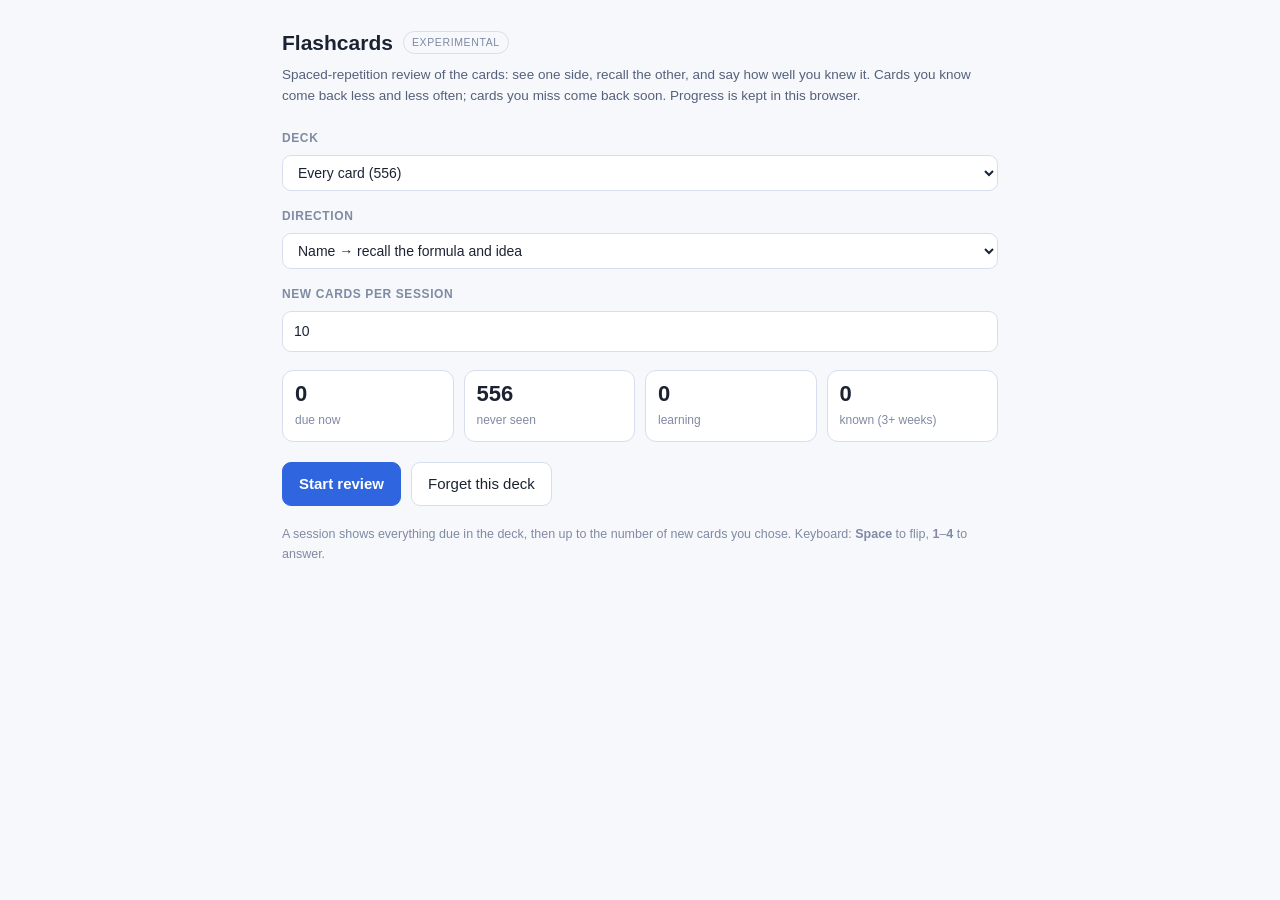
<file: lab/flashcards.html>
<!DOCTYPE html>
<html lang="en">
<head>
<meta charset="utf-8">
<meta name="viewport" content="width=device-width, initial-scale=1">
<title>Flashcards — experimental</title>
<link rel="stylesheet" href="../vendor/katex/katex.min.css?v=1">
<style>
  /* Same palette as quiz.html: figures carry inline var(--accent) and friends. */
  :root {
    --bg: #f6f8fc; --panel: #ffffff; --panel2: #eaeef7; --line: #d7deed; --line2: #c2cbe1;
    --text: #1b2333; --text-dim: #55607a; --text-faint: #808aa3; --bg-card: #ffffff;
    --accent: #2f66e0; --gold: #b7860b;
    --level-mc: #1f9d63; --level-10: #2f66e0; --level-12: #7a4fe0;
    --level-aime: #cf6a1e; --level-oly: #d63f6e;
    --again: #d63f6e; --hard: #cf6a1e; --good: #1f9d63; --easy: #2f66e0;
  }
  :root[data-theme="dark"] {
    --bg: #0f1420; --panel: #161d2e; --panel2: #1a2338; --line: #2a3654; --line2: #354467;
    --text: #e8ecf6; --text-dim: #9aa7c7; --text-faint: #6b7794; --bg-card: #1a2338;
    --accent: #5b8cff; --gold: #f5c451;
    --level-mc: #4cc38a; --level-10: #5b8cff; --level-12: #9d7bff;
    --level-aime: #f08c4e; --level-oly: #ef5f8b;
    --again: #ef5f8b; --hard: #f08c4e; --good: #4cc38a; --easy: #5b8cff;
  }
  * { box-sizing: border-box; }
  body { margin: 0; background: var(--bg); color: var(--text); min-height: 100vh;
         font: 15px/1.6 -apple-system, BlinkMacSystemFont, "Segoe UI", Roboto, sans-serif; }
  .wrap { max-width: 760px; margin: 0 auto; padding: 26px 22px 70px; }
  header { display: flex; align-items: center; gap: 10px; margin-bottom: 4px; flex-wrap: wrap; }
  h1 { font-size: 21px; margin: 0; }
  .tag { font-size: 10.5px; text-transform: uppercase; letter-spacing: .06em; color: var(--text-faint);
         border: 1px solid var(--line); border-radius: 999px; padding: 2px 8px; }
  .sub { color: var(--text-dim); margin: 0 0 22px; font-size: 13.5px; }
  a { color: var(--accent); }
  label.f { display: block; font-size: 12px; font-weight: 700; text-transform: uppercase;
            letter-spacing: .05em; color: var(--text-faint); margin: 16px 0 7px; }
  select, input[type=number] { font: inherit; font-size: 14px; padding: 8px 11px; width: 100%;
            border-radius: 9px; border: 1px solid var(--line); background: var(--panel); color: var(--text); }
  button { font: inherit; cursor: pointer; border-radius: 9px; border: 1px solid var(--line);
           background: var(--panel); color: var(--text); padding: 9px 16px; }
  button:hover:not(:disabled) { border-color: var(--line2); }
  .primary { background: var(--accent); border-color: var(--accent); color: #fff; font-weight: 600; }
  .row { display: flex; gap: 10px; align-items: center; margin-top: 20px; flex-wrap: wrap; }
  .counts { display: grid; grid-template-columns: repeat(4, 1fr); gap: 10px; margin-top: 18px; }
  .count { background: var(--panel); border: 1px solid var(--line); border-radius: 11px; padding: 10px 12px; }
  .count b { display: block; font-size: 22px; line-height: 1.2; }
  .count span { font-size: 12px; color: var(--text-faint); }
  .meta { display: flex; justify-content: space-between; align-items: baseline;
          font-size: 12.5px; color: var(--text-faint); margin-bottom: 10px; }
  .bar { height: 4px; background: var(--panel2); border-radius: 999px; overflow: hidden; margin-bottom: 18px; }
  .bar i { display: block; height: 100%; background: var(--accent); transition: width .25s; }
  .card { background: var(--panel); border: 1px solid var(--line); border-radius: 14px; padding: 22px 20px; min-height: 180px; }
  .crumb { font-size: 12px; color: var(--text-faint); text-align: center; }
  .front { text-align: center; }
  .front .nm { font-size: 21px; font-weight: 650; margin: 10px 0 4px; }
  .fx { overflow-x: auto; overflow-y: hidden; padding: 4px 0; text-align: center; }
  .back { border-top: 1px dashed var(--line2); margin-top: 18px; padding-top: 16px; }
  .back .nm { font-size: 17px; font-weight: 650; text-align: center; margin-bottom: 6px; }
  .desc { font-size: 14px; color: var(--text-dim); margin-top: 12px; }
  .fig { margin-top: 14px; text-align: center; }
  .fig svg { max-width: 100%; height: auto; max-height: 240px; }
  .diagram-cap { font-size: 12px; color: var(--text-faint); margin-top: 7px; line-height: 1.45; }
  .open { display: inline-block; margin-top: 12px; font-size: 13px; }
  .show { width: 100%; margin-top: 16px; padding: 12px; font-weight: 600; }
  .rate { display: grid; grid-template-columns: repeat(4, 1fr); gap: 8px; margin-top: 16px; }
  .rate button { display: flex; flex-direction: column; align-items: center; gap: 1px; padding: 9px 6px; font-weight: 600; }
  .rate button small { font-weight: 400; font-size: 11.5px; color: var(--text-faint); }
  .rate .again { color: var(--again); } .rate .hard { color: var(--hard); }
  .rate .good { color: var(--good); } .rate .easy { color: var(--easy); }
  .kbd { font-size: 12px; color: var(--text-faint); margin-top: 12px; text-align: center; }
  .kbd b { font-weight: 600; color: var(--text-dim); border: 1px solid var(--line); border-radius: 5px; padding: 0 5px; font-size: 11.5px; }
  .note { font-size: 12.5px; color: var(--text-faint); margin-top: 18px; }
  .done { text-align: center; }
  .done .big { font-size: 40px; font-weight: 700; margin: 8px 0 2px; }
  @media (max-width: 560px) { .counts { grid-template-columns: repeat(2, 1fr); } .rate { grid-template-columns: repeat(2, 1fr); } }
</style>
</head>
<body>
<div class="wrap">
  <header><h1>Flashcards</h1><span class="tag">experimental</span></header>
  <p class="sub">Spaced-repetition review of the cards: see one side, recall the other, and say how
     well you knew it. Cards you know come back less and less often; cards you miss come back soon.
     Progress is kept in this browser.</p>
  <div id="app">loading…</div>
</div>

<script src="../vendor/katex/katex.min.js?v=1"></script>
<script src="../vendor/katex/auto-render.min.js?v=1"></script>
<script src="../js/data/geometry.js"></script>
<script src="../js/data/algebra.js"></script>
<script src="../js/data/number-theory.js"></script>
<script src="../js/data/counting.js"></script>
<script src="../js/data/patterns.js"></script>
<script src="../js/data/details/geometry-details.js"></script>
<script src="../js/data/details/algebra-details.js"></script>
<script src="../js/data/details/number-theory-details.js"></script>
<script src="../js/data/details/counting-details.js"></script>
<script src="../js/data/built-in-lists.js"></script>
<script src="../js/data/diagrams/geometry-diagrams.js"></script>
<script src="../js/data/diagrams/general-diagrams.js"></script>
<script src="lab-common.js?v=2"></script>
<script>
(function () {
  "use strict";
  LabData.applyTheme();
  var D = LabData.build(), byId = D.byId, cards = D.cards;
  var app = document.getElementById("app");

  // Respect the app's Sigma / Expanded notation setting on the back of the card.
  var expanded = false;
  // The app saves it as mq-settings.prefs.notation (saveSettings in js/app.js).
  try { expanded = ((JSON.parse(localStorage.getItem("mq-settings") || "{}") || {}).prefs || {}).notation === "expanded"; } catch (e) {}
  function latexOf(c) { return expanded && c.latexPlain ? c.latexPlain : c.latex; }

  // Formula -> name only makes sense when the formula box is a real statement, the same test
  // quiz.html uses: not a method card, and not mostly \text{}.
  function textShare(tex) {
    var t = (tex.match(/\\text\{[^}]*\}/g) || []).join("").length;
    return tex.length ? t / tex.length : 1;
  }
  function hasStatement(c) { return c.type !== "method" && c.latex.length > 8 && textShare(c.latex) <= 0.30; }

  // ---- scheduling ------------------------------------------------------------------------
  // A small SM-2: each (card, direction) keeps an interval in days and an ease factor. Good
  // multiplies the interval by the ease, Easy by a little more, Hard by 1.2 and lowers the
  // ease, and Again sends the card back into the current session and restarts its interval.
  var KEY = "mq-flashcards";
  var DAY = 86400000;
  function today() { return Math.floor((Date.now() - new Date().getTimezoneOffset() * 60000) / DAY); }
  function load() { try { return JSON.parse(localStorage.getItem(KEY) || "{}") || {}; } catch (e) { return {}; } }
  function save(s) { try { localStorage.setItem(KEY, JSON.stringify(s)); } catch (e) {} }
  var store = load();
  function stateOf(k) { return store[k] || null; }
  function next(st, grade) {
    var s = st ? { ivl: st.ivl, ease: st.ease, reps: st.reps, lapses: st.lapses } : { ivl: 0, ease: 2.5, reps: 0, lapses: 0 };
    if (grade === 0) { s.ivl = 0; s.ease = Math.max(1.3, s.ease - 0.2); s.lapses++; s.reps = 0; }
    else if (grade === 1) { s.ivl = Math.max(1, Math.round((s.ivl || 1) * 1.2)); s.ease = Math.max(1.3, s.ease - 0.15); s.reps++; }
    else if (grade === 2) { s.ivl = s.reps === 0 ? 1 : s.reps === 1 ? 3 : Math.round(s.ivl * s.ease); s.reps++; }
    else { s.ivl = s.reps === 0 ? 4 : Math.round(Math.max(s.ivl, 1) * s.ease * 1.3); s.ease += 0.15; s.reps++; }
    s.due = today() + s.ivl;
    return s;
  }
  function ivlText(d) { return d <= 0 ? "now" : d === 1 ? "1 day" : d < 30 ? d + " days" : d < 365 ? Math.round(d / 30) + " mo" : (d / 365).toFixed(1) + " yr"; }

  // ---- decks -----------------------------------------------------------------------------
  var decks = [{ id: "all", name: "Every card", ids: cards.map(function (c) { return c.id; }) }];
  var seenSec = {};
  cards.forEach(function (c) { if (!seenSec[c.sectionId]) { seenSec[c.sectionId] = { id: "sec-" + c.sectionId, name: c.sectionTitle, ids: [] }; decks.push(seenSec[c.sectionId]); } seenSec[c.sectionId].ids.push(c.id); });
  LabData.lists(byId).forEach(function (l) { decks.push({ id: "list-" + l.id, name: l.name + (l.kind === "yours" ? " (your list)" : ""), ids: l.ids }); });
  function deckById(id) { return decks.filter(function (d) { return d.id === id; })[0] || decks[0]; }

  var PREF = "mq-flashcards-prefs";
  var prefs = { deck: "all", dir: "name", fresh: 10 };
  try { var p = JSON.parse(localStorage.getItem(PREF) || "null"); if (p) prefs = Object.assign(prefs, p); } catch (e) {}
  function savePrefs() { try { localStorage.setItem(PREF, JSON.stringify(prefs)); } catch (e) {} }

  // Keys: one schedule per card and direction, since knowing a name does not mean knowing its formula.
  function itemsFor(deck, dir) {
    var out = [];
    deck.ids.forEach(function (id) {
      var c = byId[id];
      if (!c) return;
      if (dir !== "fx" ) out.push({ c: c, dir: "name" });
      if (dir !== "name" && hasStatement(c)) out.push({ c: c, dir: "fx" });
    });
    return out;
  }
  function keyOf(it) { return it.c.id + ":" + it.dir; }
  function tally(items) {
    var t = today(), due = 0, fresh = 0, learning = 0, mature = 0;
    items.forEach(function (it) {
      var s = stateOf(keyOf(it));
      if (!s) { fresh++; return; }
      if (s.due <= t) due++;
      if (s.ivl >= 21) mature++; else learning++;
    });
    return { due: due, fresh: fresh, learning: learning, mature: mature };
  }

  // ---- screens ---------------------------------------------------------------------------
  function esc(s) { return String(s).replace(/[&<>"]/g, function (ch) { return { "&": "&amp;", "<": "&lt;", ">": "&gt;", '"': "&quot;" }[ch]; }); }
  function math(el) {
    if (window.renderMathInElement) renderMathInElement(el, { delimiters: [{ left: "$$", right: "$$", display: true }, { left: "$", right: "$", display: false }], throwOnError: false });
  }
  function fx(tex) {
    var d = document.createElement("div");
    try { katex.render(tex, d, { throwOnError: false, displayMode: true }); } catch (e) { d.textContent = tex; }
    return d.innerHTML;
  }
  // The first two sentences of the card's intro: the part that defines the thing.
  function lead(desc) {
    var parts = desc.match(/[^.!?]+(?:[.!?](?=\s|$))/g) || [desc];
    return parts.slice(0, 2).join(" ").trim();
  }

  function setup() {
    var deck = deckById(prefs.deck), items = itemsFor(deck, prefs.dir), t = tally(items);
    app.innerHTML =
      '<label class="f">Deck</label><select id="deck">' + decks.map(function (d) {
        return '<option value="' + d.id + '"' + (d.id === deck.id ? " selected" : "") + ">" + esc(d.name) + " (" + d.ids.length + ")</option>"; }).join("") + "</select>" +
      '<label class="f">Direction</label><select id="dir">' +
        '<option value="name"' + (prefs.dir === "name" ? " selected" : "") + ">Name → recall the formula and idea</option>" +
        '<option value="fx"' + (prefs.dir === "fx" ? " selected" : "") + ">Formula → recall the name</option>" +
        '<option value="both"' + (prefs.dir === "both" ? " selected" : "") + ">Both directions</option></select>" +
      '<label class="f">New cards per session</label><input id="fresh" type="number" min="0" max="100" value="' + prefs.fresh + '">' +
      '<div class="counts"><div class="count"><b>' + t.due + '</b><span>due now</span></div>' +
        '<div class="count"><b>' + t.fresh + '</b><span>never seen</span></div>' +
        '<div class="count"><b>' + t.learning + '</b><span>learning</span></div>' +
        '<div class="count"><b>' + t.mature + '</b><span>known (3+ weeks)</span></div></div>' +
      '<div class="row"><button class="primary" id="go">Start review</button>' +
        '<button id="reset">Forget this deck</button></div>' +
      '<p class="note">A session shows everything due in the deck, then up to the number of new cards you chose. ' +
        'Keyboard: <b>Space</b> to flip, <b>1</b>–<b>4</b> to answer.</p>';
    document.getElementById("deck").onchange = function (e) { prefs.deck = e.target.value; savePrefs(); setup(); };
    document.getElementById("dir").onchange = function (e) { prefs.dir = e.target.value; savePrefs(); setup(); };
    document.getElementById("fresh").onchange = function (e) { prefs.fresh = Math.max(0, Math.min(100, +e.target.value || 0)); savePrefs(); };
    document.getElementById("go").onclick = function () { start(deck, items); };
    document.getElementById("reset").onclick = function () {
      if (!confirm("Forget your progress on every card in this deck?")) return;
      items.forEach(function (it) { delete store[keyOf(it)]; });
      save(store); setup();
    };
  }

  var queue = [], shown = 0, total = 0, again = 0, flipped = false, cur = null;
  function start(deck, items) {
    var t = today();
    var due = items.filter(function (it) { var s = stateOf(keyOf(it)); return s && s.due <= t; })
      .sort(function (a, b) { return stateOf(keyOf(a)).due - stateOf(keyOf(b)).due; });
    var fresh = items.filter(function (it) { return !stateOf(keyOf(it)); }).slice(0, prefs.fresh);
    queue = due.concat(fresh);
    shown = 0; again = 0; total = queue.length;
    if (!queue.length) { finish(true); return; }
    show();
  }
  function show() {
    cur = queue.shift(); flipped = false;
    var c = cur.c, front = cur.dir === "name"
      ? '<div class="nm">' + c.name + "</div>"
      : '<div class="fx">' + fx(latexOf(c)) + "</div>";
    app.innerHTML =
      '<div class="meta"><span>' + esc(c.sectionTitle + " › " + c.subsection) + "</span><span>" + (queue.length + 1) + " left</span></div>" +
      '<div class="bar"><i style="width:' + Math.round(100 * shown / Math.max(1, total)) + '%"></i></div>' +
      '<div class="card"><div class="crumb">' + (cur.dir === "name" ? "What does it say?" : "What is this called?") + "</div>" +
      '<div class="front">' + front + '</div><div class="back" id="back" hidden></div></div>' +
      '<button class="show" id="flip">Show answer</button><div id="rate"></div>' +
      '<div class="kbd"><b>Space</b> flip · <b>1</b> again · <b>2</b> hard · <b>3</b> good · <b>4</b> easy</div>';
    math(app);
    document.getElementById("flip").onclick = flip;
  }
  function flip() {
    if (flipped || !cur) return;
    flipped = true;
    var c = cur.c, back = document.getElementById("back");
    back.hidden = false;
    back.innerHTML =
      (cur.dir === "fx" ? '<div class="nm">' + c.name + "</div>" : '<div class="fx">' + fx(latexOf(c)) + "</div>") +
      '<div class="desc">' + lead(c.description) + "</div>" +
      (c.diagram ? '<div class="fig">' + c.diagram + "</div>" : "") +
      '<a class="open" href="../index.html#/f/' + c.id + '" target="_blank" rel="noopener">Open the full card ↗</a>';
    math(back);
    document.getElementById("flip").remove();
    var s = stateOf(keyOf(cur));
    var labels = [["again", "Again"], ["hard", "Hard"], ["good", "Good"], ["easy", "Easy"]];
    document.getElementById("rate").innerHTML = '<div class="rate">' + labels.map(function (l, g) {
      var n = next(s, g);
      return '<button class="' + l[0] + '" data-g="' + g + '">' + l[1] + "<small>" + (g === 0 ? "this session" : ivlText(n.ivl)) + "</small></button>";
    }).join("") + "</div>";
    document.querySelectorAll(".rate button").forEach(function (b) { b.onclick = function () { rate(+b.dataset.g); }; });
  }
  function rate(g) {
    if (!flipped || !cur) return;
    var k = keyOf(cur);
    store[k] = next(stateOf(k), g);
    save(store);
    if (g === 0) { again++; queue.splice(Math.min(3, queue.length), 0, cur); } else shown++;
    if (queue.length) show(); else finish(false);
  }
  function finish(empty) {
    cur = null;
    var t = today(), soon = Infinity;
    Object.keys(store).forEach(function (k) { if (store[k].due > t) soon = Math.min(soon, store[k].due); });
    app.innerHTML = '<div class="done">' + (empty
      ? '<div class="big">Nothing due</div><p class="sub">Every card in this deck is scheduled for later. Add new cards, or pick another deck.</p>'
      : '<div class="big">Done</div><p class="sub">' + shown + " cards reviewed" + (again ? ", " + again + " sent back once or more" : "") + ".</p>") +
      (soon < Infinity ? '<p class="note">Next card due in ' + ivlText(soon - t) + ".</p>" : "") +
      '<div class="row" style="justify-content:center"><button class="primary" id="back">Back to decks</button></div></div>';
    document.getElementById("back").onclick = setup;
  }
  document.addEventListener("keydown", function (e) {
    if (!cur || /^(INPUT|SELECT|TEXTAREA)$/.test(document.activeElement.tagName)) return;
    if (e.key === " " || e.key === "Enter") { e.preventDefault(); flip(); }
    else if (/^[1-4]$/.test(e.key)) rate(+e.key - 1);
  });
  setup();
})();
</script>
</body>
</html>
</file>
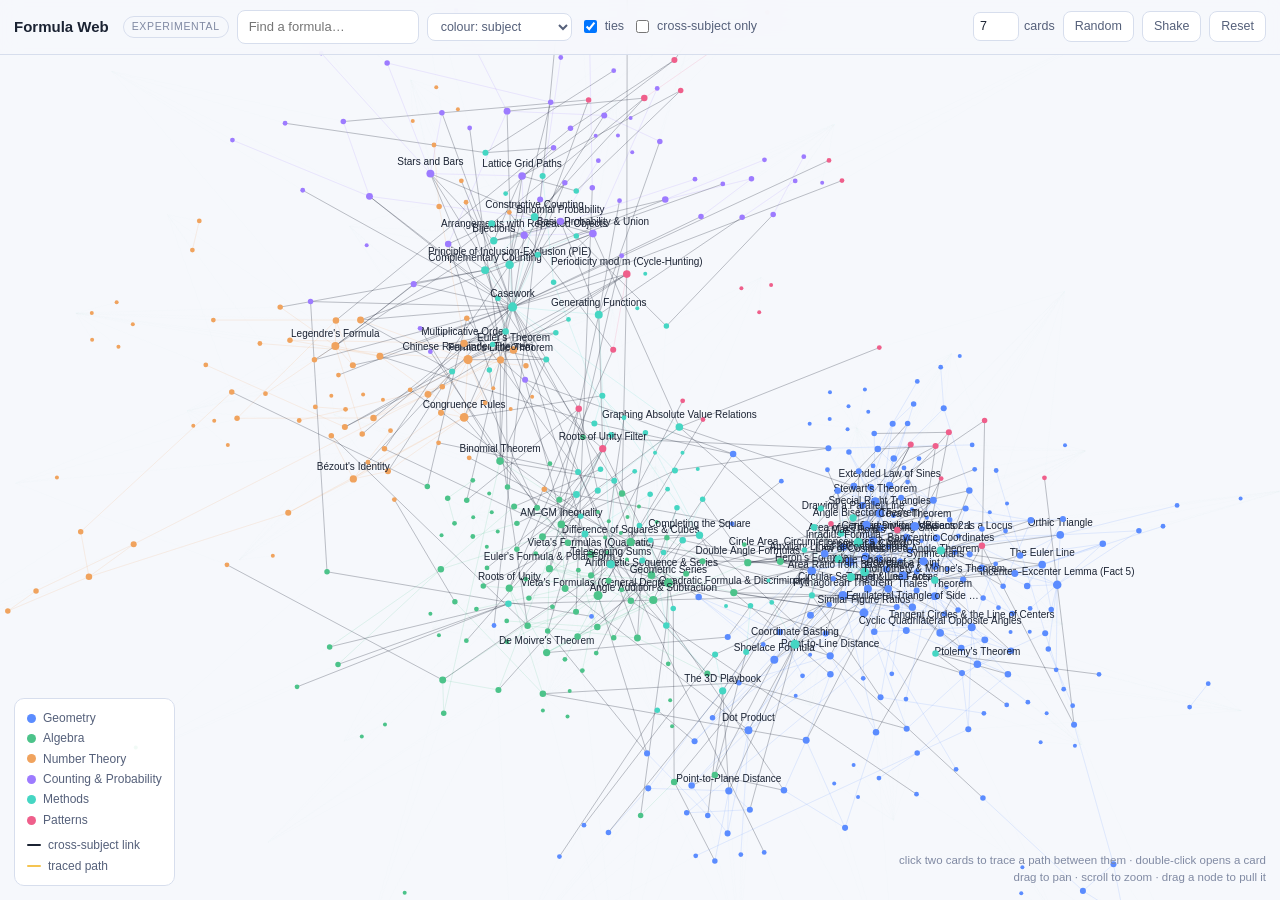
<file: lab/formula-web.html>
<!DOCTYPE html>
<html lang="en">
<head>
<meta charset="utf-8">
<meta name="viewport" content="width=device-width, initial-scale=1">
<title>Formula Web — experimental</title>
<link rel="stylesheet" href="../vendor/katex/katex.min.css?v=1">
<style>
  :root {
    --bg: #f6f8fc; --panel: #ffffff; --line: #d7deed;
    --text: #1b2333; --dim: #55607a; --faint: #808aa3;
  }
  :root[data-theme="dark"] {
    --bg: #0f1420; --panel: #161d2e; --line: #2a3654;
    --text: #e8ecf6; --dim: #9aa7c7; --faint: #6b7794;
  }
  * { box-sizing: border-box; }
  html, body { height: 100%; margin: 0; }
  body { background: var(--bg); color: var(--text); overflow: hidden;
         font: 14px/1.5 -apple-system, BlinkMacSystemFont, "Segoe UI", Roboto, sans-serif; }
  canvas { display: block; cursor: grab; }
  canvas.dragging { cursor: grabbing; }

  .bar { position: fixed; top: 0; left: 0; right: 0; z-index: 5; display: flex; gap: 8px;
         align-items: center; padding: 10px 14px; background: color-mix(in srgb, var(--bg) 88%, transparent);
         backdrop-filter: blur(10px); border-bottom: 1px solid var(--line); flex-wrap: wrap; }
  .bar h1 { font-size: 15px; margin: 0 6px 0 0; font-weight: 700; }
  .tag { font-size: 10.5px; text-transform: uppercase; letter-spacing: .06em; color: var(--faint);
         border: 1px solid var(--line); border-radius: 999px; padding: 2px 8px; }
  input[type=search] { font: inherit; font-size: 13px; padding: 6px 11px; border-radius: 8px;
         border: 1px solid var(--line); background: var(--panel); color: var(--text); width: 182px; }
  input[type=search]:focus { outline: none; border-color: #5b8cff; }
  label.chk { font-size: 12.5px; color: var(--dim); display: flex; align-items: center; gap: 5px; cursor: pointer; }
  button { font: inherit; font-size: 12.5px; padding: 5px 11px; border-radius: 8px;
           border: 1px solid var(--line); background: var(--panel); color: var(--dim); cursor: pointer; }
  button:hover { color: var(--text); border-color: var(--faint); }
  .spacer { flex: 1; }

  .legend { position: fixed; left: 14px; bottom: 14px; z-index: 5; background: color-mix(in srgb, var(--panel) 92%, transparent);
            border: 1px solid var(--line); border-radius: 10px; padding: 9px 12px; font-size: 12px; }
  .legend div { display: flex; align-items: center; gap: 7px; color: var(--dim); line-height: 1.7; }
  .legend i { width: 9px; height: 9px; border-radius: 50%; display: inline-block; }

  .tip { position: fixed; z-index: 6; pointer-events: none; max-width: 290px; padding: 8px 11px;
         background: var(--panel); border: 1px solid var(--line); border-radius: 9px;
         box-shadow: 0 6px 22px rgba(0,0,0,.22); font-size: 12.5px; display: none; }
  .tip b { display: block; font-size: 13.5px; margin-bottom: 2px; }
  .tip span { color: var(--faint); font-size: 11.5px; }
  .hint { position: fixed; right: 14px; bottom: 14px; z-index: 5; font-size: 11.5px; color: var(--faint); text-align: right; }
  #boot { position: fixed; inset: 0; display: grid; place-items: center; z-index: 9;
          background: var(--bg); color: var(--faint); font-size: 13px; }
  select { font: inherit; font-size: 12.5px; padding: 5px 9px; border-radius: 8px;
           border: 1px solid var(--line); background: var(--panel); color: var(--dim); }
  #minhops { font: inherit; font-size: 12.5px; width: 46px; padding: 4px 6px; border-radius: 7px;
             border: 1px solid var(--line); background: var(--panel); color: var(--text); }

  /* The path readout. Sits opposite the legend so the two never fight for the same corner. */
  .path { position: fixed; right: 14px; top: 58px; z-index: 6; width: 268px; max-height: 70vh;
          overflow-y: auto; background: color-mix(in srgb, var(--panel) 94%, transparent);
          border: 1px solid var(--line); border-radius: 11px; padding: 12px 13px; font-size: 12.5px; }
  .path h2 { font-size: 12px; text-transform: uppercase; letter-spacing: .05em;
             color: var(--faint); margin: 0 0 9px; font-weight: 700; }
  .path ol { margin: 0; padding: 0; list-style: none; }
  .path li { position: relative; padding: 0 0 0 20px; margin-bottom: 9px; line-height: 1.4; }
  .path li { padding-left: 32px; }
  .path li::before { content: ""; position: absolute; left: 19px; top: 5px; width: 7px; height: 7px;
                     border-radius: 50%; background: var(--dot, #888); }
  .path .step { position: absolute; left: 0; top: 1px; width: 13px; text-align: right;
                font-size: 10.5px; font-weight: 700; color: var(--faint); }
  .path li::after { content: ""; position: absolute; left: 22px; top: 15px; bottom: -9px; width: 1px;
                    background: var(--line); }
  .path li:last-child::after { display: none; }
  .path a { color: var(--text); text-decoration: none; }
  .path a:hover { text-decoration: underline; }
  .path .via { display: block; color: var(--faint); font-size: 11px; }
  .path .via.weak { color: #f0a35e; }
  .path .none { color: var(--faint); }
  .path button { margin-top: 9px; font-size: 12px; padding: 4px 10px; }
  .tip .fx { margin-top: 6px; font-size: 12.5px; overflow-x: auto; }
  .tip .fx .katex { font-size: 1em; }
  .pill { display: inline-block; font-size: 10.5px; border: 1px solid var(--line);
          border-radius: 999px; padding: 1px 7px; color: var(--faint); margin-top: 5px; }
</style>
</head>
<body>
<div class="bar">
  <h1>Formula Web</h1>
  <span class="tag">experimental</span>
  <input type="search" id="q" placeholder="Find a formula…" autocomplete="off">
  <select id="lens" title="What the colours mean">
    <option value="subject">colour: subject</option>
    <option value="level">colour: first contest</option>
    <option value="importance">colour: importance</option>
    <option value="degree">colour: how linked</option>
  </select>
  <label class="chk"><input type="checkbox" id="spokes" checked> ties</label>
  <label class="chk"><input type="checkbox" id="onlyCross"> cross-subject only</label>
  <span class="spacer"></span>
  <label class="chk" id="hopslab" title="How many cards the route should visit">
    <input type="number" id="minhops" min="2" value="7">cards
  </label>
  <button id="rand">Random</button>
  <button id="reheat">Shake</button>
  <button id="reset">Reset</button>
</div>
<div id="boot">building the web…</div>
<canvas id="c"></canvas>
<div class="legend" id="legend"></div>
<div class="hint" id="hint">click two cards to trace a path between them &middot; double-click opens a card<br>
  drag to pan &middot; scroll to zoom &middot; drag a node to pull it</div>
<div class="path" id="path" hidden></div>
<div class="tip" id="tip"></div>

<script src="../vendor/katex/katex.min.js?v=1"></script>
<script src="../js/data/geometry.js"></script>
<script src="../js/data/algebra.js"></script>
<script src="../js/data/number-theory.js"></script>
<script src="../js/data/counting.js"></script>
<script src="../js/data/patterns.js"></script>
<script src="../js/data/details/geometry-details.js"></script>
<script src="../js/data/details/algebra-details.js"></script>
<script src="../js/data/details/number-theory-details.js"></script>
<script src="../js/data/details/counting-details.js"></script>
<script src="../js/data/diagrams/geometry-diagrams.js"></script>
<script src="../js/data/diagrams/general-diagrams.js"></script>
<script src="lab-common.js?v=2"></script>
<script>
(function () {
  "use strict";
  LabData.applyTheme();
  var D = LabData.build();
  var cards = D.cards, byId = D.byId, links = D.links;

  // ---------- model ----------
  // Two kinds of node. Cards are drawn; one invisible anchor per subsection does the clustering,
  // which is what stops the 121 cards with no authored link from drifting off alone. Anchors
  // repel each other so subsections spread out instead of piling up at the centre.
  var N = cards.length;
  var nodes = cards.map(function (c, i) {
    var a = (i / N) * Math.PI * 2, r = 260 + 140 * Math.random();
    return { c: c, x: Math.cos(a) * r, y: Math.sin(a) * r, vx: 0, vy: 0,
             rad: 3 + Math.min(6, Math.sqrt(c.degree) * 1.7), pinned: false };
  });
  var nodeOf = {};
  nodes.forEach(function (n) { nodeOf[n.c.id] = n; });

  var anchors = {}, anchorList = [];
  cards.forEach(function (c) {
    if (anchors[c.subKey]) return;
    var k = anchorList.length, a = (k / 64) * Math.PI * 2;
    anchors[c.subKey] = { x: Math.cos(a) * 420, y: Math.sin(a) * 420, vx: 0, vy: 0, color: c.color };
    anchorList.push(anchors[c.subKey]);
  });
  nodes.forEach(function (n) { n.anchor = anchors[n.c.subKey]; });

  var edges = links.map(function (e) { return { a: nodeOf[e.a], b: nodeOf[e.b], cross: e.cross }; });
  var adj = {};
  cards.forEach(function (c) { adj[c.id] = []; });
  links.forEach(function (e) { adj[e.a].push(e.b); adj[e.b].push(e.a); });

  // ---------- lenses ----------
  // The same map, asked four different questions. Subject is the default because it is how the
  // library is organised; the other three are the ones that show something the sidebar cannot.
  var LEVEL_ORDER = ["MATHCOUNTS", "AMC10", "AMC12", "AIME", "Olympiad"];
  var LEVEL_COLOR = { MATHCOUNTS: "#4cc38a", AMC10: "#5b8cff", AMC12: "#9d7bff",
                      AIME: "#f0a35e", Olympiad: "#ef5f8b" };
  var IMP_COLOR = { high: "#f5c451", medium: "#5b8cff", low: "#4cc38a",
                    lower: "#7b86a3", lowest: "#5a6480" };
  function firstLevel(c) {
    for (var i = 0; i < LEVEL_ORDER.length; i++)
      if ((c.level || []).indexOf(LEVEL_ORDER[i]) !== -1) return LEVEL_ORDER[i];
    return null;
  }
  function degColor(d) {
    if (d === 0) return "#7a3b52";                 // orphan: nothing points at it
    if (d <= 2) return "#5a6480";
    if (d <= 5) return "#5b8cff";
    if (d <= 9) return "#9d7bff";
    return "#f5c451";
  }
  var lens = "subject";
  function colorOf(c) {
    if (lens === "level") return LEVEL_COLOR[firstLevel(c)] || "#5a6480";
    if (lens === "importance") return IMP_COLOR[c.importance] || "#5a6480";
    if (lens === "degree") return degColor(c.degree);
    return c.color;
  }

  // ---------- paths ----------
  // The point of drawing a graph is being able to ask it graph questions. Two clicks pick
  // endpoints and this walks the authored links between them. 143 components means many pairs
  // have no written route at all, so a second pass allows a hop between cards that merely share
  // a subsection -- reported separately, because "an author linked these" and "these are filed
  // together" are very different claims.
  var sameSub = {};
  cards.forEach(function (c) { (sameSub[c.subKey] || (sameSub[c.subKey] = [])).push(c.id); });
  function bfs(a, b, loose) {
    if (a === b) return [a];
    var prev = {}, seen = {}, q = [a], i = 0;
    seen[a] = 1;
    while (i < q.length) {
      var u = q[i++];
      var nbrs = adj[u].slice();
      if (loose) nbrs = nbrs.concat(sameSub[byId[u].subKey] || []);
      for (var k = 0; k < nbrs.length; k++) {
        var v = nbrs[k];
        if (seen[v]) continue;
        seen[v] = 1; prev[v] = u;
        if (v === b) {
          var out = [b], cur = b;
          while (cur !== a) { cur = prev[cur]; out.unshift(cur); }
          return out;
        }
        q.push(v);
      }
    }
    return null;
  }
  function linked(a, b) { return adj[a].indexOf(b) !== -1; }

  // Distances from one source in a single sweep. Finding a long route by sampling random PAIRS
  // and testing each would waste a BFS per miss; one sweep from a random start hands back every
  // reachable card with its hop count, so a qualifying target can be chosen directly.
  function distancesFrom(a) {
    var dist = {}, q = [a], i = 0;
    dist[a] = 0;
    while (i < q.length) {
      var u = q[i++];
      for (var k = 0; k < adj[u].length; k++) {
        var v = adj[u][k];
        if (dist[v] === undefined) { dist[v] = dist[u] + 1; q.push(v); }
      }
    }
    return dist;
  }

  // The longest shortest-path anywhere in the graph. Sweeping from all 518 nodes is ~500 cheap
  // BFS runs, so it is measured once rather than guessed -- the old code reported whatever the
  // best of its ~120 sampled starts happened to be, which is why "nothing longer than N exists"
  // kept naming a different N on every click.
  var EXACT = {};                       // hop count -> one pair known to be exactly that far apart
  var WIDEST = (function () {
    var best = { hops: 0, a: null, b: null };
    for (var i = 0; i < cards.length; i++) {
      var from = cards[i].id, d = distancesFrom(from);
      for (var id in d) {
        var h = d[id];
        if (h > 0 && !EXACT[h]) EXACT[h] = { a: from, b: id };
        if (h > best.hops) best = { hops: h, a: from, b: id };
      }
    }
    return best;
  })();
  var DIAMETER = WIDEST.hops;

  // EXACTLY this many hops, not "at least". distancesFrom returns shortest distances, so a
  // target sitting at distance n is a pair whose shortest route is n long -- no filtering of
  // longer routes needed. Random starts are tried first purely for variety; the sweep's stored
  // example is the guarantee, because near the ceiling only a handful of pairs qualify and
  // sampling would usually miss them.
  function randomPath(hops) {
    var starts = shuffleArr(cards.map(function (c) { return c.id; }));
    for (var t = 0; t < Math.min(starts.length, 120); t++) {
      var dist = distancesFrom(starts[t]), exact = [];
      for (var id in dist) if (dist[id] === hops) exact.push(id);
      if (exact.length) return { a: starts[t], b: exact[(Math.random() * exact.length) | 0], ok: true };
    }
    if (EXACT[hops]) return { a: EXACT[hops].a, b: EXACT[hops].b, ok: true };
    return null;
  }
  function shuffleArr(a) {
    for (var i = a.length - 1; i > 0; i--) {
      var j = (Math.random() * (i + 1)) | 0, tmp = a[i]; a[i] = a[j]; a[j] = tmp;
    }
    return a;
  }

  var pathA = null, pathB = null, pathIds = null, pathSet = null;
  function setPath() {
    var panel = document.getElementById("path");
    pathIds = null; pathSet = null;
    if (!pathA || !pathB || !byId[pathA] || !byId[pathB]) { panel.hidden = true; return; }
    var route = bfs(pathA, pathB, false), loose = false;
    if (!route) { route = bfs(pathA, pathB, true); loose = true; }
    panel.hidden = false;
    if (!route) {
      panel.innerHTML = "<h2>No route</h2><p class=\"none\">" + esc(byId[pathA].name) +
        " and " + esc(byId[pathB].name) +
        " sit in different pieces of the graph, with nothing written or filed between them.</p>" +
        '<button id="clearpath">Clear</button>';
    } else {
      pathIds = route;
      pathSet = {};
      route.forEach(function (id) { pathSet[id] = 1; });
      fitToPath(route);
      panel.innerHTML = "<h2>" + route.length + " cards &middot; " + (route.length - 1) +
        " hop" + (route.length === 2 ? "" : "s") +
        (loose ? " &middot; partly by shelf" : "") + "</h2><ol>" +
        route.map(function (id, i) {
          var c = byId[id];
          var via = "";
          if (i > 0) {
            var wrote = linked(route[i - 1], id);
            via = '<span class="via' + (wrote ? "" : " weak") + '">' +
                  (wrote ? "linked from " : "same subsection as ") +
                  esc(byId[route[i - 1]].name.replace(/\$[^$]*\$/g, "…")) + "</span>";
          }
          return '<li style="--dot:' + colorOf(c) + '"><span class="step">' + (i + 1) + "</span>" +
                 '<a href="../index.html#/f/' + id + '" target="_blank">' +
                 esc(c.name.replace(/\$[^$]*\$/g, "…")) + "</a>" + via + "</li>";
        }).join("") + "</ol><button id=\"clearpath\">Clear</button>";
    }
    var cb = document.getElementById("clearpath");
    if (cb) cb.addEventListener("click", function () {
      pathA = pathB = null; setPath();
    });
  }

  // ---------- layout ----------
  // Repulsion is grid-bucketed rather than all-pairs: 518 nodes is 134k pairs a tick, which is
  // wasteful when the force is negligible past ~90px anyway. A 90px grid makes it linear.
  var CELL = 90, heat = 1;
  function tick() {
    var grid = {}, i, n;
    for (i = 0; i < nodes.length; i++) {
      n = nodes[i];
      var key = Math.round(n.x / CELL) + "," + Math.round(n.y / CELL);
      (grid[key] || (grid[key] = [])).push(n);
    }
    for (i = 0; i < nodes.length; i++) {
      n = nodes[i];
      var gx = Math.round(n.x / CELL), gy = Math.round(n.y / CELL);
      for (var dx = -1; dx <= 1; dx++) for (var dy = -1; dy <= 1; dy++) {
        var bucket = grid[(gx + dx) + "," + (gy + dy)];
        if (!bucket) continue;
        for (var j = 0; j < bucket.length; j++) {
          var m = bucket[j];
          if (m === n) continue;
          var ddx = n.x - m.x, ddy = n.y - m.y, d2 = ddx * ddx + ddy * ddy;
          if (d2 > 8100 || d2 < 0.01) continue;
          var d = Math.sqrt(d2), f = 900 / d2;
          n.vx += (ddx / d) * f; n.vy += (ddy / d) * f;
        }
      }
    }
    // authored links pull hard -- they are the signal
    for (i = 0; i < edges.length; i++) {
      var e = edges[i], ex = e.b.x - e.a.x, ey = e.b.y - e.a.y;
      var ed = Math.sqrt(ex * ex + ey * ey) || 1, k = (ed - 70) * 0.012;
      var fx = (ex / ed) * k, fy = (ey / ed) * k;
      e.a.vx += fx; e.a.vy += fy; e.b.vx -= fx; e.b.vy -= fy;
    }
    // each card drifts toward its subsection's anchor; weak, so a strong link can override it
    for (i = 0; i < nodes.length; i++) {
      n = nodes[i];
      var ax = n.anchor.x - n.x, ay = n.anchor.y - n.y;
      n.vx += ax * 0.0125; n.vy += ay * 0.0125;
      n.anchor.vx -= ax * 0.0009; n.anchor.vy -= ay * 0.0009;
    }
    // anchors push apart so the clusters separate, and are held loosely to the origin
    for (i = 0; i < anchorList.length; i++) {
      var A = anchorList[i];
      for (var j2 = i + 1; j2 < anchorList.length; j2++) {
        var B = anchorList[j2], bx = A.x - B.x, by = A.y - B.y, b2 = bx * bx + by * by;
        if (b2 < 1) continue;
        var bd = Math.sqrt(b2), bf = 90000 / b2;
        A.vx += (bx / bd) * bf; A.vy += (by / bd) * bf;
        B.vx -= (bx / bd) * bf; B.vy -= (by / bd) * bf;
      }
      A.vx -= A.x * 0.0009; A.vy -= A.y * 0.0009;
      A.x += A.vx * heat; A.y += A.vy * heat; A.vx *= 0.82; A.vy *= 0.82;
    }
    for (i = 0; i < nodes.length; i++) {
      n = nodes[i];
      if (n.pinned) { n.vx = n.vy = 0; continue; }
      n.vx -= n.x * 0.0009; n.vy -= n.y * 0.0009;
      n.x += n.vx * heat; n.y += n.vy * heat;
      n.vx *= 0.80; n.vy *= 0.80;
    }
    if (heat > 0.16) heat *= 0.994;
  }

  // ---------- view ----------
  var cv = document.getElementById("c"), ctx = cv.getContext("2d");
  var view = { x: 0, y: 0, s: 1 }, DPR = Math.min(2, window.devicePixelRatio || 1);
  function resize() {
    cv.width = innerWidth * DPR; cv.height = innerHeight * DPR;
    cv.style.width = innerWidth + "px"; cv.style.height = innerHeight + "px";
  }
  addEventListener("resize", resize); resize();
  function toScreen(p) { return { x: (p.x + view.x) * view.s + innerWidth / 2, y: (p.y + view.y) * view.s + innerHeight / 2 }; }
  function toWorld(sx, sy) { return { x: (sx - innerWidth / 2) / view.s - view.x, y: (sy - innerHeight / 2) / view.s - view.y }; }

  var hover = null, matches = null, showSpokes = true, onlyCross = false;
  function css(v) { return getComputedStyle(document.documentElement).getPropertyValue(v).trim(); }

  function draw() {
    var lineCol = css("--line"), dimCol = css("--faint"), textCol = css("--text");
    ctx.setTransform(DPR, 0, 0, DPR, 0, 0);
    ctx.clearRect(0, 0, innerWidth, innerHeight);
    // A traced path owns the highlight while it exists -- hovering around inside it should not
    // keep tearing the route off the screen.
    var lit = null;
    if (pathSet) lit = pathSet;
    else if (hover) { lit = {}; lit[hover.c.id] = 1; adj[hover.c.id].forEach(function (id) { lit[id] = 1; }); }

    if (showSpokes && !onlyCross) {
      ctx.lineWidth = Math.max(0.35, 0.6 * view.s);
      for (var i = 0; i < nodes.length; i++) {
        var n = nodes[i], p = toScreen(n), a = toScreen(n.anchor);
        ctx.strokeStyle = lineCol;
        ctx.globalAlpha = lit ? 0.05 : 0.16;
        ctx.beginPath(); ctx.moveTo(p.x, p.y); ctx.lineTo(a.x, a.y); ctx.stroke();
      }
    }
    for (var k = 0; k < edges.length; k++) {
      var e = edges[k];
      if (onlyCross && !e.cross) continue;
      var on = !lit || (lit[e.a.c.id] && lit[e.b.c.id]);
      var pa = toScreen(e.a), pb = toScreen(e.b);
      ctx.strokeStyle = e.cross ? textCol : e.a.c.color;
      ctx.globalAlpha = on ? (e.cross ? 0.55 : 0.30) : 0.05;
      ctx.lineWidth = Math.max(0.5, (on && lit ? 1.7 : 0.9) * view.s);
      ctx.beginPath(); ctx.moveTo(pa.x, pa.y); ctx.lineTo(pb.x, pb.y); ctx.stroke();
    }
    if (pathIds) {
      ctx.globalAlpha = 1;
      ctx.lineWidth = Math.max(3.2, 3.4 * view.s);
      ctx.lineCap = "round";
      for (var t = 1; t < pathIds.length; t++) {
        var p1 = toScreen(nodeOf[pathIds[t - 1]]), p2 = toScreen(nodeOf[pathIds[t]]);
        var wrote = linked(pathIds[t - 1], pathIds[t]);
        ctx.strokeStyle = wrote ? "#f5c451" : "#f0a35e";
        ctx.setLineDash(wrote ? [] : [5, 5]);
        ctx.beginPath(); ctx.moveTo(p1.x, p1.y); ctx.lineTo(p2.x, p2.y); ctx.stroke();
      }
      ctx.setLineDash([]);
    }
    ctx.globalAlpha = 1;
    for (var m = 0; m < nodes.length; m++) {
      var nd = nodes[m], q = toScreen(nd);
      if (q.x < -40 || q.y < -40 || q.x > innerWidth + 40 || q.y > innerHeight + 40) continue;
      var isMatch = matches && matches[nd.c.id];
      var faded = (lit && !lit[nd.c.id]) || (matches && !isMatch);
      ctx.globalAlpha = faded ? 0.16 : 1;
      var isEnd = nd.c.id === pathA || nd.c.id === pathB;
      ctx.beginPath();
      ctx.arc(q.x, q.y, Math.max(2, nd.rad * view.s * (isEnd ? 1.6 : 1)), 0, 6.2832);
      ctx.fillStyle = colorOf(nd.c); ctx.fill();
      if (isEnd) { ctx.lineWidth = 2.5; ctx.strokeStyle = "#f5c451"; ctx.stroke(); }
      else if (isMatch || (hover && nd === hover)) {
        ctx.lineWidth = 2; ctx.strokeStyle = textCol; ctx.stroke();
      }
      // Label only what is worth reading: the hubs, anything the search found, and the
      // hovered node with its neighbours. Labelling 518 dots is a grey smear.
      // While a route is on screen the numbered badges ARE the labels, so every text label is
      // suppressed -- `lit` is the path set in that mode, so the hover branch would otherwise
      // redraw all eight titles on top of each other.
      var big = (nd.c.degree >= 6 && view.s > 0.34) && !pathSet;
      if (!faded && !pathSet && (big || isMatch || (lit && lit[nd.c.id]))) {
        ctx.globalAlpha = 1;
        ctx.font = (lit && lit[nd.c.id] ? "600 " : "") + Math.max(10, 11 * Math.min(1.4, view.s)) + "px -apple-system, sans-serif";
        ctx.fillStyle = textCol; ctx.textAlign = "center";
        ctx.fillText(nd.c.name.replace(/\$[^$]*\$/g, "…"), q.x, q.y - nd.rad * view.s - 5);
      }
    }
    // Step badges last, so nothing draws over them. Eight full card titles scattered across the
    // canvas overlapped into an unreadable pile; a number keys straight to the panel instead.
    if (pathIds) {
      ctx.globalAlpha = 1;
      var bgCol = css("--bg");
      // Consecutive hops are often in the same subsection and therefore land on top of each
      // other, so the badges get a short relaxation pass: push any overlapping pair apart while
      // pulling each back toward its own node, which keeps the numbering legible without
      // detaching a badge from the dot it labels.
      var bpos = pathIds.map(function (id) {
        var t = toScreen(nodeOf[id]); return { x: t.x, y: t.y, ax: t.x, ay: t.y };
      });
      for (var pass = 0; pass < 14; pass++) {
        for (var u = 0; u < bpos.length; u++) {
          for (var v = u + 1; v < bpos.length; v++) {
            var dx = bpos[v].x - bpos[u].x, dy = bpos[v].y - bpos[u].y;
            var dd = Math.sqrt(dx * dx + dy * dy) || 0.01;
            if (dd >= 27) continue;
            var push = (27 - dd) / 2;
            bpos[u].x -= (dx / dd) * push; bpos[u].y -= (dy / dd) * push;
            bpos[v].x += (dx / dd) * push; bpos[v].y += (dy / dd) * push;
          }
        }
        for (var w2 = 0; w2 < bpos.length; w2++) {
          bpos[w2].x += (bpos[w2].ax - bpos[w2].x) * 0.16;
          bpos[w2].y += (bpos[w2].ay - bpos[w2].y) * 0.16;
        }
      }
      // A badge nudged off its dot gets a hairline back to it, so the label still reads as
      // belonging to that node rather than floating between two.
      ctx.strokeStyle = "#f5c451"; ctx.lineWidth = 1;
      for (var L = 0; L < bpos.length; L++) {
        var bb = bpos[L];
        if (Math.abs(bb.x - bb.ax) + Math.abs(bb.y - bb.ay) < 6) continue;
        ctx.beginPath(); ctx.moveTo(bb.ax, bb.ay); ctx.lineTo(bb.x, bb.y); ctx.stroke();
      }
      for (var b = 0; b < pathIds.length; b++) {
        var bp = bpos[b];
        // Knock a hole in the route first. The badge and the line are the same gold, so without
        // this the line runs straight into the disc and the two read as one smear.
        ctx.beginPath(); ctx.arc(bp.x, bp.y, 13, 0, 6.2832);
        ctx.fillStyle = bgCol; ctx.fill();
        ctx.beginPath(); ctx.arc(bp.x, bp.y, 10, 0, 6.2832);
        ctx.fillStyle = "#f5c451"; ctx.fill();
        ctx.fillStyle = "#1b2333";
        ctx.font = "700 11px -apple-system, sans-serif";
        ctx.textAlign = "center"; ctx.textBaseline = "middle";
        ctx.fillText(String(b + 1), bp.x, bp.y + 0.5);
      }
      ctx.textBaseline = "alphabetic";
    }
    ctx.globalAlpha = 1;
  }

  // Frame the traced route, not the whole web: drawn correctly but shown at the zoom that
  // fits all 518 nodes, an eight-hop path is a few pixels of gold and effectively invisible.
  function fitToPath(route) {
    var x0 = 1e9, y0 = 1e9, x1 = -1e9, y1 = -1e9;
    route.forEach(function (id) {
      var n = nodeOf[id];
      if (n.x < x0) x0 = n.x; if (n.x > x1) x1 = n.x;
      if (n.y < y0) y0 = n.y; if (n.y > y1) y1 = n.y;
    });
    var pad = 110;
    view.s = Math.max(0.25, Math.min(1.8, Math.min(
      (innerWidth - 300 - pad * 2) / Math.max(1, x1 - x0),
      (innerHeight - pad * 2 - 54) / Math.max(1, y1 - y0))));
    // Shifted left of centre because the path panel occupies the right ~290px.
    view.x = -(x0 + x1) / 2 - 140 / view.s;
    view.y = -(y0 + y1) / 2;
  }

  // Frame the whole graph rather than opening at 1:1 in the middle of it, which looked like
  // a fragment. Recomputed on Reset view as well, since Shake can change the extent.
  function fitToBounds() {
    // Percentile bounds, not min/max: a couple of tiny subsections get flung wide by the
    // anchor repulsion, and framing to them shrank the whole web to a smudge. Clipping the
    // outer 2% frames the mass of the graph and lets the strays sit just off-screen.
    var xs = nodes.map(function (n) { return n.x; }).sort(function (a, b) { return a - b; });
    var ys = nodes.map(function (n) { return n.y; }).sort(function (a, b) { return a - b; });
    var lo = Math.floor(nodes.length * 0.04), hi = Math.ceil(nodes.length * 0.96) - 1;
    var x0 = xs[lo], x1 = xs[hi], y0 = ys[lo], y1 = ys[hi];
    var pad = 34;
    view.s = Math.max(0.18, Math.min(2.4, Math.min(
      (innerWidth - pad * 2) / Math.max(1, x1 - x0),
      (innerHeight - pad * 2 - 54) / Math.max(1, y1 - y0))));
    view.x = -(x0 + x1) / 2; view.y = -(y0 + y1) / 2;
  }

  var running = true;
  function frame() { if (running) { tick(); draw(); } requestAnimationFrame(frame); }

  // settle before the first paint so the reader never sees the explosion
  for (var w = 0; w < 320; w++) tick();
  fitToBounds();
  document.getElementById("boot").remove();
  frame();

  // ---------- interaction ----------
  var drag = null, panning = null;
  function pick(sx, sy) {
    var best = null, bd = 1e9;
    for (var i = 0; i < nodes.length; i++) {
      var p = toScreen(nodes[i]), dx = p.x - sx, dy = p.y - sy, d = dx * dx + dy * dy;
      var rr = Math.max(7, nodes[i].rad * view.s + 4);
      if (d < rr * rr && d < bd) { bd = d; best = nodes[i]; }
    }
    return best;
  }
  var tip = document.getElementById("tip");
  cv.addEventListener("mousemove", function (ev) {
    if (drag) {
      var w2 = toWorld(ev.clientX, ev.clientY);
      drag.x = w2.x; drag.y = w2.y; heat = Math.max(heat, 0.5);
      return;
    }
    if (panning) {
      view.x += (ev.clientX - panning.x) / view.s;
      view.y += (ev.clientY - panning.y) / view.s;
      panning = { x: ev.clientX, y: ev.clientY };
      return;
    }
    var n = pick(ev.clientX, ev.clientY);
    hover = n;
    if (n) {
      tip.style.display = "block";
      tip.style.left = Math.min(ev.clientX + 14, innerWidth - 310) + "px";
      tip.style.top = Math.min(ev.clientY + 16, innerHeight - 170) + "px";
      tip.innerHTML = "<b>" + esc(n.c.name.replace(/\$[^$]*\$/g, "…")) + "</b>" +
        "<span>" + esc(n.c.sectionTitle + " › " + n.c.subsection) + " &middot; " +
        n.c.degree + " link" + (n.c.degree === 1 ? "" : "s") + "</span>" +
        texOf(n.c) +
        '<span class="pill">' + esc(firstLevel(n.c) || "unrated") + " &middot; " +
        esc(n.c.importance) + "</span>";
    } else { tip.style.display = "none"; }
  });
  cv.addEventListener("mousedown", function (ev) {
    var n = pick(ev.clientX, ev.clientY);
    if (n) { drag = n; n.pinned = true; }
    else { panning = { x: ev.clientX, y: ev.clientY }; cv.classList.add("dragging"); }
  });
  addEventListener("mouseup", function (ev) {
    if (drag) {
      drag.pinned = false;
      if (ev.target === cv) {
        var n = pick(ev.clientX, ev.clientY);
        // A click on a node is now "pick an endpoint": first sets the start, second traces the
        // route, a third starts over from there. Opening the card moved to double-click, since
        // leaving for another tab is the rarer thing to want once a path is on screen.
        if (n === drag) {
          if (!pathA || (pathA && pathB)) { pathA = n.c.id; pathB = null; }
          else if (n.c.id !== pathA) { pathB = n.c.id; }
          setPath();
        }
      }
    }
    drag = null; panning = null; cv.classList.remove("dragging");
  });
  cv.addEventListener("dblclick", function (ev) {
    var n = pick(ev.clientX, ev.clientY);
    if (n) window.open("../index.html#/f/" + n.c.id, "_blank");
  });
  cv.addEventListener("wheel", function (ev) {
    ev.preventDefault();
    var before = toWorld(ev.clientX, ev.clientY);
    view.s = Math.max(0.18, Math.min(4, view.s * (ev.deltaY < 0 ? 1.11 : 0.9)));
    var after = toWorld(ev.clientX, ev.clientY);
    view.x += after.x - before.x; view.y += after.y - before.y;
  }, { passive: false });

  document.getElementById("q").addEventListener("input", function () {
    var v = this.value.trim().toLowerCase();
    if (!v) { matches = null; return; }
    matches = {};
    var hits = 0, first = null;
    cards.forEach(function (c) {
      if (c.name.toLowerCase().indexOf(v) !== -1 || c.id.indexOf(v) !== -1) {
        matches[c.id] = 1; hits++; if (!first) first = nodeOf[c.id];
      }
    });
    if (!hits) matches = {};
    if (hits === 1 && first) { view.x = -first.x; view.y = -first.y; view.s = Math.max(view.s, 1.4); }
  });
  document.getElementById("spokes").addEventListener("change", function () { showSpokes = this.checked; });
  document.getElementById("onlyCross").addEventListener("change", function () { onlyCross = this.checked; });
  document.getElementById("rand").addEventListener("click", function () {
    // The box is in cards; the search works in hops. A route of N cards has N-1 hops.
    var cardsWanted = Math.max(2, Math.min(DIAMETER + 1, +document.getElementById("minhops").value || 7));
    var want = cardsWanted - 1;
    var r = randomPath(want);
    var panel = document.getElementById("path");
    if (!r) {
      panel.hidden = false;
      panel.innerHTML = "<h2>Nothing that long</h2><p class=\"none\">No route visits exactly " +
        cardsWanted + " cards. The longest in the library is " + (DIAMETER + 1) +
        " cards (" + DIAMETER + " hops).</p>";
      pathA = pathB = null; pathIds = null; pathSet = null;
      return;
    }
    pathA = r.a; pathB = r.b; setPath();
  });
  // Shake used to just reset `heat` to its starting value, which did almost nothing: the layout
  // is already at equilibrium, so scaling a set of balanced forces back up moves nothing. A real
  // shake needs ENERGY -- a random impulse into every node (and every subsection anchor, so the
  // clusters themselves slosh too). The springs then haul it all back, which is the fun part.
  document.getElementById("reheat").addEventListener("click", function () {
    heat = 1.5;
    for (var i = 0; i < nodes.length; i++) {
      nodes[i].vx += (Math.random() - 0.5) * 46;
      nodes[i].vy += (Math.random() - 0.5) * 46;
      nodes[i].pinned = false;
    }
    for (var j = 0; j < anchorList.length; j++) {
      anchorList[j].vx += (Math.random() - 0.5) * 18;
      anchorList[j].vy += (Math.random() - 0.5) * 18;
    }
  });
  document.getElementById("reset").addEventListener("click", function () {
    fitToBounds();
    document.getElementById("q").value = ""; matches = null;
    pathA = pathB = null; setPath();
  });

  // legend, rebuilt whenever the lens changes so the key always describes what is on screen
  var secOrder = [], seenSec = {};
  cards.forEach(function (c) { if (!seenSec[c.sectionId]) { seenSec[c.sectionId] = 1; secOrder.push(c); } });
  function drawLegend() {
    var rows;
    if (lens === "level") {
      var used = LEVEL_ORDER.filter(function (l) {
        return cards.some(function (c) { return firstLevel(c) === l; });
      });
      rows = used.map(function (l) {
        return swatch(LEVEL_COLOR[l], l === "AMC10" ? "AMC 10" : l === "AMC12" ? "AMC 12" : l);
      }).join("") + '<div style="color:var(--faint);font-size:11px;margin-top:4px">earliest contest that asks it</div>';
    } else if (lens === "importance") {
      rows = ["high", "medium", "low", "lower", "lowest"].map(function (k) {
        return swatch(IMP_COLOR[k], k);
      }).join("");
    } else if (lens === "degree") {
      rows = swatch(degColor(0), "nothing links to it") + swatch(degColor(1), "1\u20132 links") +
             swatch(degColor(4), "3\u20135") + swatch(degColor(7), "6\u20139") + swatch(degColor(12), "10+");
    } else {
      rows = secOrder.map(function (c) { return swatch(c.color, c.sectionTitle); }).join("");
    }
    document.getElementById("legend").innerHTML = rows +
      '<div style="margin-top:5px"><i style="background:var(--text);border-radius:1px;height:2px;width:14px"></i>cross-subject link</div>' +
      '<div><i style="background:#f5c451;border-radius:1px;height:2px;width:14px"></i>traced path</div>';
  }
  function swatch(col, label) {
    return '<div><i style="background:' + col + '"></i>' + esc(label) + "</div>";
  }
  drawLegend();
  (function () {
    var inp = document.getElementById("minhops");
    inp.max = String(DIAMETER + 1);
    document.getElementById("hopslab").title =
      "Generate a route visiting exactly this many cards (longest in the library: " +
      (DIAMETER + 1) + " cards, i.e. " + DIAMETER + " hops)";
  })();
  document.getElementById("lens").addEventListener("change", function () {
    lens = this.value; drawLegend(); if (pathIds) setPath();
  });

  // Hover fires on every mouse move, so each card's formula is typeset once and kept.
  var texCache = {};
  function texOf(c) {
    if (texCache[c.id] !== undefined) return texCache[c.id];
    var html = "";
    if (c.latex && window.katex) {
      try {
        html = '<div class="fx">' +
               katex.renderToString(c.latex, { displayMode: false, throwOnError: false }) +
               "</div>";
      } catch (e) { html = ""; }
    }
    texCache[c.id] = html;
    return html;
  }

  function esc(s) { return String(s).replace(/[&<>"]/g, function (c) {
    return { "&": "&amp;", "<": "&lt;", ">": "&gt;", '"': "&quot;" }[c]; }); }

  // Same idea as index.html?debug=1 exposing __mathSearch: the routing is the substance of this
  // page and is otherwise only reachable by clicking two dots, so leave a handle to check it.
  window.__web = {
    trace: function (a, b) { pathA = a; pathB = b; setPath(); return pathIds; },
    bfs: bfs,
    degreeOf: function (id) { return byId[id] ? byId[id].degree : null; },
    diameter: function () {
      var best = 0, pair = null;
      cards.forEach(function (c) {
        var d = distancesFrom(c.id);
        for (var id in d) if (d[id] > best) { best = d[id]; pair = [c.id, id]; }
      });
      return { hops: best, between: pair };
    }
  };
})();
</script>
</body>
</html>
</file>
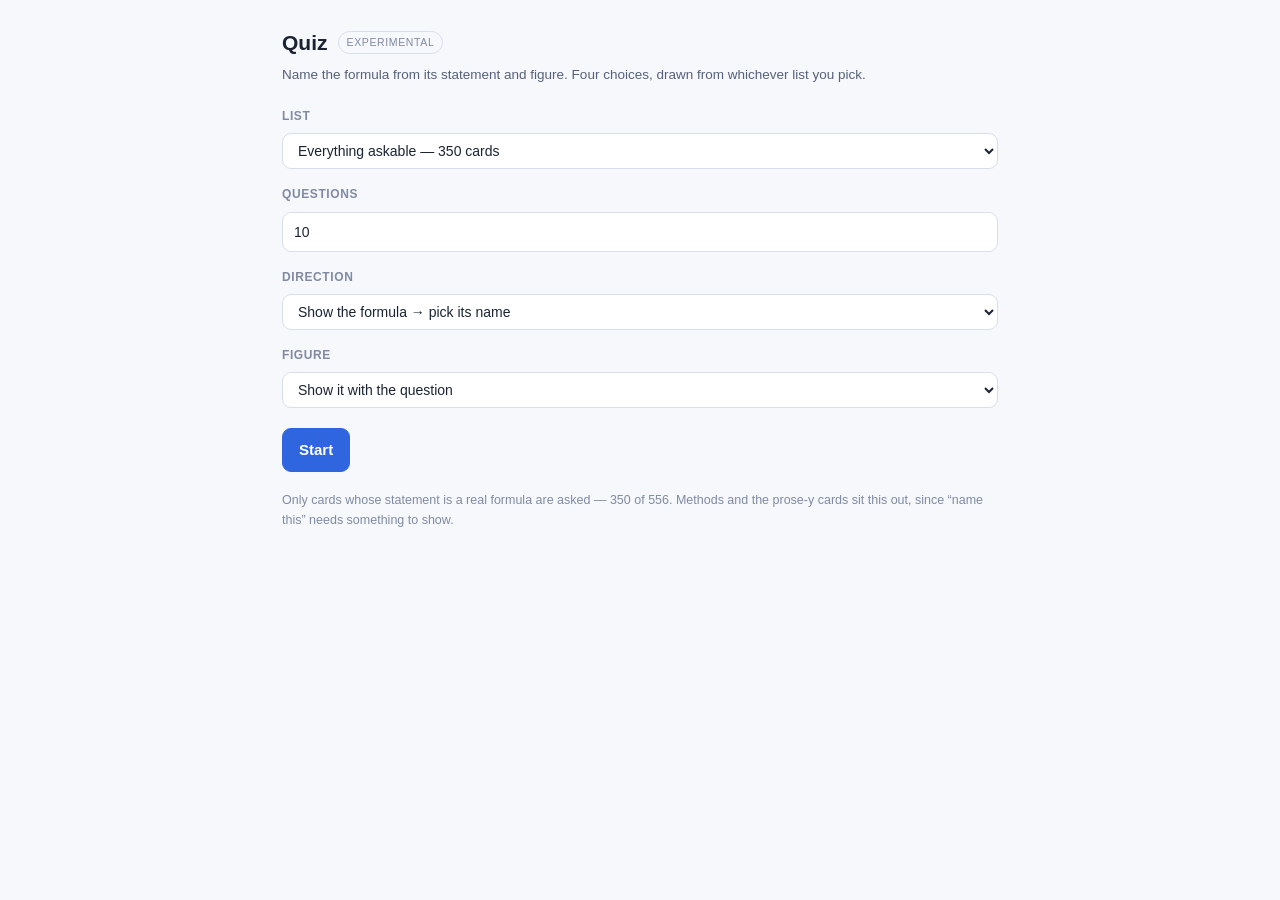
<file: lab/quiz.html>
<!DOCTYPE html>
<html lang="en">
<head>
<meta charset="utf-8">
<meta name="viewport" content="width=device-width, initial-scale=1">
<title>Quiz — experimental</title>
<link rel="stylesheet" href="../vendor/katex/katex.min.css?v=1">
<style>
  /* The full diagram palette has to be redeclared here: MATH_DIAGRAMS SVG strings carry
     inline var(--accent), var(--gold) and friends, so without these every figure would draw
     with invalid colours and vanish. Values match css/styles.css. */
  :root {
    --bg: #f6f8fc; --panel: #ffffff; --panel2: #eaeef7; --line: #d7deed; --line2: #c2cbe1;
    --text: #1b2333; --text-dim: #55607a; --text-faint: #808aa3; --bg-card: #ffffff;
    --accent: #2f66e0; --gold: #b7860b;
    --level-mc: #1f9d63; --level-10: #2f66e0; --level-12: #7a4fe0;
    --level-aime: #cf6a1e; --level-oly: #d63f6e;
    --ok: #1f9d63; --bad: #d63f6e;
  }
  :root[data-theme="dark"] {
    --bg: #0f1420; --panel: #161d2e; --panel2: #1a2338; --line: #2a3654; --line2: #354467;
    --text: #e8ecf6; --text-dim: #9aa7c7; --text-faint: #6b7794; --bg-card: #1a2338;
    --accent: #5b8cff; --gold: #f5c451;
    --level-mc: #4cc38a; --level-10: #5b8cff; --level-12: #9d7bff;
    --level-aime: #f08c4e; --level-oly: #ef5f8b;
    --ok: #4cc38a; --bad: #ef5f8b;
  }
  * { box-sizing: border-box; }
  body { margin: 0; background: var(--bg); color: var(--text); min-height: 100vh;
         font: 15px/1.6 -apple-system, BlinkMacSystemFont, "Segoe UI", Roboto, sans-serif; }
  .wrap { max-width: 760px; margin: 0 auto; padding: 26px 22px 70px; }
  header { display: flex; align-items: center; gap: 10px; margin-bottom: 4px; flex-wrap: wrap; }
  h1 { font-size: 21px; margin: 0; }
  .tag { font-size: 10.5px; text-transform: uppercase; letter-spacing: .06em; color: var(--text-faint);
         border: 1px solid var(--line); border-radius: 999px; padding: 2px 8px; }
  .sub { color: var(--text-dim); margin: 0 0 22px; font-size: 13.5px; }
  a { color: var(--accent); }

  label.f { display: block; font-size: 12px; font-weight: 700; text-transform: uppercase;
            letter-spacing: .05em; color: var(--text-faint); margin: 16px 0 7px; }
  select, input[type=number] { font: inherit; font-size: 14px; padding: 8px 11px; width: 100%;
            border-radius: 9px; border: 1px solid var(--line); background: var(--panel); color: var(--text); }
  button { font: inherit; cursor: pointer; border-radius: 9px; border: 1px solid var(--line);
           background: var(--panel); color: var(--text); padding: 9px 16px; }
  button:hover:not(:disabled) { border-color: var(--line2); }
  .primary { background: var(--accent); border-color: var(--accent); color: #fff; font-weight: 600; }
  .primary:hover { filter: brightness(1.08); }
  .row { display: flex; gap: 10px; align-items: center; margin-top: 20px; flex-wrap: wrap; }

  .meta { display: flex; justify-content: space-between; align-items: baseline;
          font-size: 12.5px; color: var(--text-faint); margin-bottom: 10px; }
  .meta b { color: var(--text); font-size: 15px; }
  .bar { height: 4px; background: var(--panel2); border-radius: 999px; overflow: hidden; margin-bottom: 20px; }
  .bar i { display: block; height: 100%; background: var(--accent); transition: width .25s; }

  .stem { background: var(--panel); border: 1px solid var(--line); border-radius: 13px;
          padding: 20px 18px; text-align: center; }
  .stem .fx { font-size: 1.08em; overflow-x: auto; }
  .fig { margin-top: 14px; }
  .fig svg { max-width: 100%; height: auto; max-height: 230px; }
  .diagram-cap { font-size: 12px; color: var(--text-faint); margin-top: 7px; line-height: 1.45; }
  /* Captions give the answer away -- several spell the formula out in words -- so they are
     held back until the question is answered, where they read as the explanation. */
  .stem .diagram-cap { display: none; }
  .stem.revealed .diagram-cap { display: block; }
  .ask { margin: 18px 0 11px; font-size: 13.5px; color: var(--text-dim); }

  .opts { display: grid; gap: 9px; }
  .opt { text-align: left; padding: 12px 15px; line-height: 1.45; }
  .opt:disabled { cursor: default; }
  .opt.right { border-color: var(--ok); background: color-mix(in srgb, var(--ok) 14%, transparent); }
  .opt.wrong { border-color: var(--bad); background: color-mix(in srgb, var(--bad) 14%, transparent); }
  .opt .mark { float: right; font-weight: 700; }
  .opt .num { display: inline-flex; align-items: center; justify-content: center;
              width: 20px; height: 20px; margin-right: 10px; border-radius: 6px;
              background: var(--panel2); color: var(--text-faint);
              font-size: 11.5px; font-weight: 700; vertical-align: 1px; }
  .opt.right .num, .opt.wrong .num { background: transparent; }
  .kbd { font-size: 12px; color: var(--text-faint); margin-top: 12px; }
  /* Running backwards: the prompt is the card's NAME and the options carry the maths. */
  .stem-name { font-size: 19px; font-weight: 650; padding: 6px 0 2px; }
  .opts-fx .opt { padding: 14px 15px; }
  .opts-fx .nm { display: inline-block; overflow-x: auto; max-width: calc(100% - 46px);
                 vertical-align: middle; scrollbar-width: none; }
  /* A long statement still scrolls, but without the scrollbar stub, which on a short option
     reads as a stray mark rather than as an affordance. */
  .opts-fx .nm::-webkit-scrollbar { display: none; }
  /* "Keep it behind a button": the figure is laid out but clipped away until asked for, so
     revealing it does not reflow the page under the reader's cursor. */
  .stem.fig-held .fig { visibility: hidden; height: 0; overflow: hidden; margin-top: 0; }
  .fig-btn { margin-top: 12px; font-size: 12.5px; padding: 5px 12px; color: var(--text-dim);
             border: 1px dashed var(--line2); background: transparent; }
  .stem.fig-held .fig-btn { display: inline-block; }
  .kbd b { font-weight: 600; color: var(--text-dim); border: 1px solid var(--line);
           border-radius: 5px; padding: 0 5px; font-size: 11.5px; }
  .streak { color: var(--gold); font-weight: 700; }
  .opt.right .mark { color: var(--ok); }
  .opt.wrong .mark { color: var(--bad); }

  .after { margin-top: 16px; padding: 13px 15px; border-radius: 11px; background: var(--panel);
           border: 1px solid var(--line); font-size: 13.5px; color: var(--text-dim); }
  .after b { color: var(--text); }

  .score { font-size: 42px; font-weight: 700; margin: 6px 0 2px; }
  .missed { margin-top: 20px; }
  .missed h3 { font-size: 13px; text-transform: uppercase; letter-spacing: .05em;
               color: var(--text-faint); margin: 0 0 9px; }
  .missed a { display: block; padding: 8px 12px; border: 1px solid var(--line); border-radius: 9px;
              margin-bottom: 7px; text-decoration: none; color: var(--text); font-size: 14px; }
  .missed a span { color: var(--text-faint); font-size: 12px; display: block; }
  .note { font-size: 12.5px; color: var(--text-faint); margin-top: 18px; }
</style>
</head>
<body>
<div class="wrap">
  <header><h1>Quiz</h1><span class="tag">experimental</span></header>
  <p class="sub">Name the formula from its statement and figure. Four choices, drawn from whichever
     list you pick.</p>
  <div id="app">loading…</div>
</div>

<script src="../vendor/katex/katex.min.js?v=1"></script>
<script src="../vendor/katex/auto-render.min.js?v=1"></script>
<script src="../js/data/geometry.js"></script>
<script src="../js/data/algebra.js"></script>
<script src="../js/data/number-theory.js"></script>
<script src="../js/data/counting.js"></script>
<script src="../js/data/patterns.js"></script>
<script src="../js/data/details/geometry-details.js"></script>
<script src="../js/data/details/algebra-details.js"></script>
<script src="../js/data/details/number-theory-details.js"></script>
<script src="../js/data/details/counting-details.js"></script>
<script src="../js/data/built-in-lists.js"></script>
<script src="../js/data/diagrams/geometry-diagrams.js"></script>
<script src="../js/data/diagrams/general-diagrams.js"></script>
<script src="lab-common.js?v=2"></script>
<script>
(function () {
  "use strict";
  LabData.applyTheme();
  var D = LabData.build(), byId = D.byId, cards = D.cards;
  var app = document.getElementById("app");

  // ---- which cards can actually be asked -------------------------------------------------
  // The honest answer to "some things are more identities than formulas": a card is askable
  // only if its `latex` is a real statement. Two things disqualify one -- being a METHOD card
  // ("Angle Chasing" has no formula to show), and having a latex that is mostly \text{}, which
  // is how the prose-y cards are written ("box a<=b<=c, opposite corners: ..."). That is 332 of
  // 518 cards, derived rather than hand-tagged, so it stays correct as cards are added.
  function textShare(tex) {
    var t = (tex.match(/\\text\{[^}]*\}/g) || []).join("").length;
    return tex.length ? t / tex.length : 1;
  }
  function askable(c) {
    return c.type !== "method" && c.latex.length > 8 && textShare(c.latex) <= 0.30;
  }
  var pool = cards.filter(askable);
  var poolIds = {};
  pool.forEach(function (c) { poolIds[c.id] = 1; });

  // ---- what you keep getting wrong -------------------------------------------------------
  // A quiz you can only take forwards is a toy; one that remembers what caught you is a study
  // tool. A miss increments a counter, a correct answer decrements it, so the pile drains as
  // you learn rather than growing forever.
  var MISS_KEY = "mq-quiz-misses";
  function loadMisses() {
    try { return JSON.parse(localStorage.getItem(MISS_KEY) || "{}") || {}; } catch (e) { return {}; }
  }
  function saveMisses(m) { try { localStorage.setItem(MISS_KEY, JSON.stringify(m)); } catch (e) {} }
  function noteMiss(id) { var m = loadMisses(); m[id] = (m[id] || 0) + 1; saveMisses(m); }
  function noteHit(id) {
    var m = loadMisses();
    if (!m[id]) return;
    if (--m[id] <= 0) delete m[id];
    saveMisses(m);
  }

  // ---- sources ---------------------------------------------------------------------------
  var sources = [{ id: "__all", name: "Everything askable", ids: pool.map(function (c) { return c.id; }) }];
  var missIds = Object.keys(loadMisses()).filter(function (id) { return poolIds[id]; });
  if (missIds.length >= 4) sources.unshift({ id: "__misses", name: "Your misses", ids: missIds });
  var bySec = {};
  pool.forEach(function (c) { (bySec[c.sectionTitle] || (bySec[c.sectionTitle] = [])).push(c.id); });
  Object.keys(bySec).forEach(function (t) {
    sources.push({ id: "sec-" + t, name: t + " (whole section)", ids: bySec[t] });
  });
  LabData.lists(byId).forEach(function (l) {
    var ids = l.ids.filter(function (id) { return poolIds[id]; });
    if (ids.length >= 4) sources.push({ id: l.id, name: l.name + "  ·  " + l.kind, ids: ids });
  });

  // ---- setup screen ----------------------------------------------------------------------
  function setup(msg) {
    Q = null;
    app.innerHTML =
      '<label class="f" for="src">List</label>' +
      '<select id="src">' + sources.map(function (s, i) {
        return '<option value="' + i + '">' + esc(s.name) + " — " + s.ids.length + " cards</option>";
      }).join("") + "</select>" +
      '<label class="f" for="n">Questions</label>' +
      '<input type="number" id="n" min="4" max="40" value="10">' +
      '<label class="f" for="dir">Direction</label>' +
      '<select id="dir">' +
        '<option value="name">Show the formula &rarr; pick its name</option>' +
        '<option value="formula">Show the name &rarr; pick the formula</option>' +
        '<option value="mixed">Mixed</option>' +
      "</select>" +
      '<label class="f" for="fig">Figure</label>' +
      '<select id="fig">' +
        '<option value="show">Show it with the question</option>' +
        '<option value="hint">Keep it behind a button</option>' +
        '<option value="hide">Never show it</option>' +
      "</select>" +
      '<div class="row"><button class="primary" id="go">Start</button>' +
      (msg ? '<span style="color:var(--text-faint);font-size:13px">' + esc(msg) + "</span>" : "") +
      "</div>" +
      '<p class="note">Only cards whose statement is a real formula are asked — ' + pool.length +
      " of " + cards.length + ". Methods and the prose-y cards sit this out, since " +
      "&ldquo;name this&rdquo; needs something to show.</p>";
    document.getElementById("go").addEventListener("click", function () {
      var src = sources[+document.getElementById("src").value];
      var n = Math.max(4, Math.min(40, +document.getElementById("n").value || 10));
      start(src, n, { dir: document.getElementById("dir").value,
                      fig: document.getElementById("fig").value });
    });
  }

  // ---- quiz ------------------------------------------------------------------------------
  var Q = null;
  function start(src, n, opts) {
    opts = opts || { dir: "name", fig: "show" };
    var ids = pickWeighted(src.ids, Math.min(n, src.ids.length));
    // The source OBJECT, not its name: a list and a section can share a title, and looking the
    // source back up by name for "Another round" would then restart the wrong one.
    Q = { qs: ids.map(function (id) { return makeQuestion(id, opts.dir); }),
          i: 0, score: 0, missed: [], src: src, streak: 0, best: 0, opts: opts };
    // Same idea as index.html?debug=1 exposing __mathSearch: the weighting is invisible from
    // the outside, so leave a handle to check that it is actually biasing the draw.
    window.__lastDraw = ids;
    window.__draw = function (source, n) { return pickWeighted(source || src.ids, n || 10); };
    render();
  }

  // Draw without replacement, but weight each card by how often it has caught you before.
  // A card missed twice is five times likelier to come up than one you have never missed, so a
  // long session drifts toward your weak spots on its own instead of re-asking what you know.
  function pickWeighted(ids, n) {
    var m = loadMisses(), bag = ids.slice(), out = [];
    while (out.length < n && bag.length) {
      var total = 0, w = bag.map(function (id) {
        var x = 1 + 2 * (m[id] || 0); total += x; return x;
      });
      var r = Math.random() * total, k = 0;
      while (k < w.length - 1 && (r -= w[k]) > 0) k++;
      out.push(bag[k]); bag.splice(k, 1);
    }
    return out;
  }

  // Distractors are drawn from the nearest ring outwards -- same subsection first, then the
  // same section, then anything askable. A wrong answer from the same subsection is a real
  // question; one pulled at random from across the library gives the answer away.
  function makeQuestion(id, dir) {
    var c = byId[id];
    if (dir === "mixed") dir = Math.random() < 0.5 ? "name" : "formula";
    var tiers = [
      pool.filter(function (o) { return o.id !== id && o.subKey === c.subKey; }),
      pool.filter(function (o) { return o.id !== id && o.sectionId === c.sectionId && o.subKey !== c.subKey; }),
      pool.filter(function (o) { return o.id !== id && o.sectionId !== c.sectionId; })
    ];
    var picked = [], used = {};
    for (var t = 0; t < tiers.length && picked.length < 3; t++) {
      var bag = shuffle(tiers[t].slice());
      for (var i = 0; i < bag.length && picked.length < 3; i++) {
        if (used[bag[i].id] || bag[i].name === c.name) continue;
        used[bag[i].id] = 1; picked.push(bag[i]);
      }
    }
    return { card: c, options: shuffle(picked.concat([c])), answered: null, dir: dir };
  }

  function render() {
    var q = Q.qs[Q.i];
    var forward = q.dir !== "formula";
    // A figure only makes sense forwards. Running backwards the name already identifies the
    // card, so the picture would be decoration rather than a clue.
    var figMode = forward ? Q.opts.fig : "hide";
    var showFig = q.card.diagram && figMode !== "hide";

    app.innerHTML =
      '<div class="meta"><span>Question <b>' + (Q.i + 1) + "</b> of " + Q.qs.length +
        "</span><span>" + (Q.streak >= 3 ? '<span class="streak">' + Q.streak + " in a row</span> &middot; " : "") +
        "Score <b>" + Q.score + "</b></span></div>" +
      '<div class="bar"><i style="width:' + (Q.i / Q.qs.length * 100) + '%"></i></div>' +
      '<div class="stem' + (figMode === "hint" ? " fig-held" : "") + '">' +
        (forward ? '<div class="fx" id="fx"></div>'
                 : '<div class="stem-name" id="fx">' + esc(q.card.name) + "</div>") +
        (showFig ? '<div class="fig">' + q.card.diagram + "</div>" +
                   (figMode === "hint" ? '<button class="fig-btn" id="figbtn">show the figure</button>' : "")
                 : "") +
      "</div>" +
      '<p class="ask">' + (forward ? "Which formula is this?" : "Which statement is it?") + "</p>" +
      '<div class="opts' + (forward ? "" : " opts-fx") + '" id="opts">' +
        q.options.map(function (o, k) {
          return '<button class="opt" data-k="' + k + '"><span class="mark"></span>' +
                 '<span class="num">' + (k + 1) + "</span>" +
                 (forward ? '<span class="nm">' + esc(o.name) + "</span>"
                          : '<span class="nm fxo" data-tex="' + esc(o.latex) + '"></span>') +
                 "</button>";
        }).join("") +
      "</div>" +
      '<p class="kbd"><b>1</b>&ndash;<b>4</b> to answer &middot; <b>enter</b> for the next one</p>' +
      '<div id="after"></div>';

    if (forward) {
      try {
        katex.render(q.card.latex, document.getElementById("fx"), { displayMode: true, throwOnError: false });
      } catch (e) { document.getElementById("fx").textContent = q.card.latex; }
    } else {
      // Running backwards the options are the maths, so each one is rendered in place.
      [].forEach.call(document.querySelectorAll(".fxo"), function (el) {
        try { katex.render(el.getAttribute("data-tex"), el, { displayMode: false, throwOnError: false }); }
        catch (e) { el.textContent = el.getAttribute("data-tex"); }
      });
    }
    // Names can carry maths of their own ("GCD of $a^m-1$ and $a^n-1$"), so anything showing a
    // name gets the same auto-render treatment the app gives card titles.
    renderMathIn(document.getElementById("opts"));
    if (!forward) renderMathIn(document.getElementById("fx"));

    var fb = document.getElementById("figbtn");
    if (fb) fb.addEventListener("click", function () {
      document.querySelector(".stem").classList.remove("fig-held");
      fb.remove();
    });

    document.getElementById("opts").addEventListener("click", function (e) {
      var b = e.target.closest(".opt");
      if (!b || q.answered !== null) return;
      answer(+b.dataset.k);
    });
  }

  function answer(k) {
    var q = Q.qs[Q.i];
    q.answered = k;
    var stem = document.querySelector(".stem");
    if (stem) { stem.classList.add("revealed"); stem.classList.remove("fig-held"); }
    var fb = document.getElementById("figbtn");
    if (fb) fb.remove();
    var right = q.options[k].id === q.card.id;
    if (right) {
      Q.score++; Q.streak++; if (Q.streak > Q.best) Q.best = Q.streak;
      noteHit(q.card.id);
    } else {
      Q.streak = 0; Q.missed.push(q.card); noteMiss(q.card.id);
    }
    [].forEach.call(document.querySelectorAll(".opt"), function (b) {
      var idx = +b.dataset.k;
      b.disabled = true;
      if (q.options[idx].id === q.card.id) { b.classList.add("right"); b.querySelector(".mark").textContent = "correct"; }
      else if (idx === k) { b.classList.add("wrong"); b.querySelector(".mark").textContent = "you"; }
    });
    var last = Q.i === Q.qs.length - 1;
    document.getElementById("after").innerHTML =
      '<div class="after"><b>' + esc(q.card.name) + "</b> — " + esc(q.card.sectionTitle) +
      " &rsaquo; " + esc(q.card.subsection) +
      ' &middot; <a href="../index.html#/f/' + q.card.id + '" target="_blank">open the card</a></div>' +
      '<div class="row"><button class="primary" id="next">' + (last ? "See score" : "Next") + "</button></div>";
    renderMathIn(document.getElementById("after"));
    document.getElementById("next").addEventListener("click", function () {
      if (last) finish(); else { Q.i++; render(); }
    });
  }

  function finish() {
    var pct = Math.round(Q.score / Q.qs.length * 100);
    Q.done = true;
    app.innerHTML =
      '<div class="score">' + Q.score + " / " + Q.qs.length + "</div>" +
      '<p class="sub">' + pct + "% on " + esc(Q.src.name) +
        (Q.best >= 3 ? " &middot; best run of " + Q.best : "") + "</p>" +
      (Q.missed.length ? '<div class="missed"><h3>Worth another look</h3>' +
        Q.missed.map(function (c) {
          return '<a href="../index.html#/f/' + c.id + '" target="_blank">' + esc(c.name) +
                 "<span>" + esc(c.sectionTitle + " › " + c.subsection) + "</span></a>";
        }).join("") + "</div>" : '<p class="sub">Clean sweep.</p>') +
      '<div class="row"><button class="primary" id="again">Another round</button>' +
      '<button id="back">Change list</button></div>';
    renderMathIn(app);
    var src = Q.src, n = Q.qs.length;
    document.getElementById("again").addEventListener("click", function () { start(src, n); });
    document.getElementById("back").addEventListener("click", function () { setup(); });
  }

  // ---- keyboard --------------------------------------------------------------------------
  // Registered once on the document rather than per render: render() replaces the option
  // buttons every question, so a listener attached to them would have to be torn down each
  // time, and any missed teardown would answer the question twice.
  document.addEventListener("keydown", function (ev) {
    if (ev.metaKey || ev.ctrlKey || ev.altKey) return;
    var tag = (ev.target.tagName || "").toLowerCase();
    if (tag === "input" || tag === "select" || tag === "textarea") return;
    if (!Q) {                                   // still on the setup screen
      if (ev.key === "Enter") { var go = document.getElementById("go"); if (go) { ev.preventDefault(); go.click(); } }
      return;
    }
    if (Q.done) return;
    var q = Q.qs[Q.i];
    if (ev.key === "Enter" || ev.key === " ") {
      var nx = document.getElementById("next");
      if (nx) { ev.preventDefault(); nx.click(); }
      return;
    }
    if (q && q.answered === null && /^[1-4]$/.test(ev.key)) {
      var k = +ev.key - 1;
      if (k < q.options.length) { ev.preventDefault(); answer(k); }
    }
  });

  // ---- helpers ---------------------------------------------------------------------------
  function renderMathIn(root) {
    if (!root || !window.renderMathInElement) return;
    try {
      renderMathInElement(root, {
        delimiters: [{ left: "$", right: "$", display: false }],
        throwOnError: false
      });
    } catch (e) {}
  }
  function shuffle(a) {
    for (var i = a.length - 1; i > 0; i--) {
      var j = Math.floor(Math.random() * (i + 1)), t = a[i]; a[i] = a[j]; a[j] = t;
    }
    return a;
  }
  function esc(s) { return String(s).replace(/[&<>"]/g, function (c) {
    return { "&": "&amp;", "<": "&lt;", ">": "&gt;", '"': "&quot;" }[c]; }); }

  setup();
})();
</script>
</body>
</html>
</file>
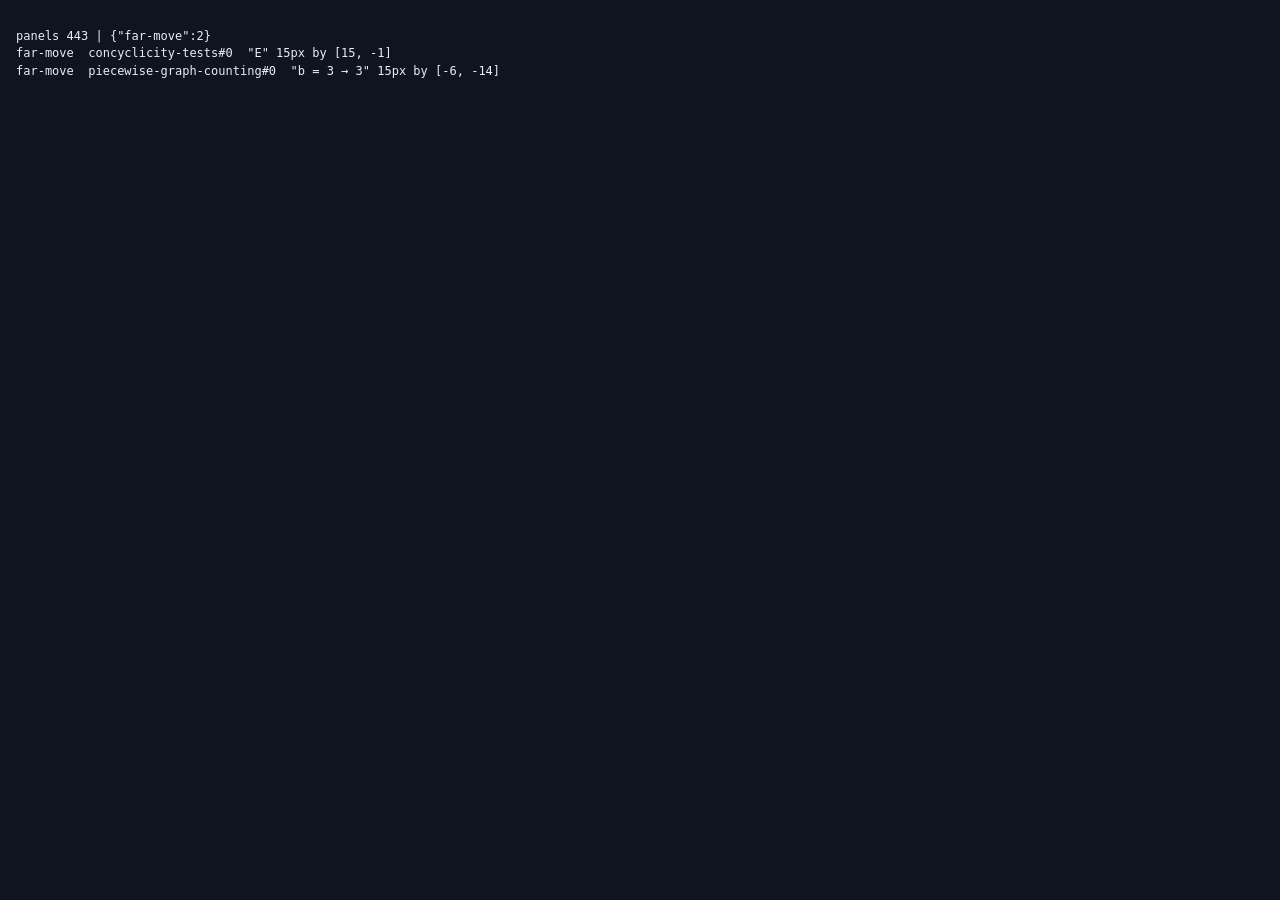
<file: tools/label-audit.html>
<!doctype html>
<html lang="en">
<head>
<meta charset="utf-8">
<title>Label audit</title>
<link rel="stylesheet" href="../css/styles.css">
<style>
  body { padding: 16px; }
  #stage { width: 400px; }
  #out { white-space: pre-wrap; font: 12px/1.45 ui-monospace, monospace; }
  #gallery { display: grid; grid-template-columns: repeat(4, 400px); gap: 18px; }
  #gallery h4 { font: 12px ui-monospace, monospace; margin: 0 0 4px; color: var(--text); }
</style>
</head>
<body>
<!--
  Label legibility audit for every figure: card panels, example figures and in-text figures.

  check-diagrams.py reads the SVG source, before the app's tidyDiagram() has moved anything, and
  it can only compare label against label. The collisions readers actually see are different:
  a label printed on top of a marker dot (the "1"s sitting on the circle centres in the Soddy
  figure), or a stroke running through the glyphs. Those depend on real glyph widths and on
  where tidyDiagram() leaves each label, so this page renders every panel exactly as the app
  does, runs the app's own tidyDiagram() on it (extracted from js/app.js, so it cannot drift),
  and then measures in the browser.

  Open:  http://127.0.0.1:8642/tools/label-audit.html   (window.__audit holds the findings)
-->
<div id="stage"></div>
<pre id="out">running...</pre>
<div id="gallery"></div>
<script src="../js/data/diagrams/geometry-diagrams.js"></script>
<script src="../js/data/diagrams/general-diagrams.js"></script>
<script>
(async function () {
  const out = document.getElementById("out"), stage = document.getElementById("stage");
  const src = await (await fetch(new URLSearchParams(location.search).get("app") || "../js/app.js", { cache: "no-store" })).text();
  const start = src.indexOf("function tidyDiagram(svg)");
  let i = src.indexOf("{", start), depth = 0;
  for (; i < src.length; i++) { if (src[i] === "{") depth++; else if (src[i] === "}" && --depth === 0) break; }
  const tidyDiagram = new Function(src.slice(start, i + 1) + "; return tidyDiagram;")();

  const panels = [];
  const D = window.MATH_DIAGRAMS || {}, X = window.MATH_EXAMPLE_DIAGRAMS || {}, B = window.MATH_BODY_DIAGRAMS || {};
  Object.keys(D).forEach(k => [].concat(D[k]).forEach((p, j) => typeof p === "string" && panels.push([k + "#" + j, p])));
  Object.keys(X).forEach(k => ["q", "s"].forEach(w => X[k][w] && panels.push(["example:" + k + "#" + w, X[k][w]])));
  Object.keys(B).forEach(k => Object.keys(B[k]).forEach(n => panels.push(["body:" + k + "/" + n, B[k][n]])));

  const findings = [];
  // A glyph box, not the em box getBBox() reports: cap height above the baseline and a little
  // below it. The em box includes the empty ascent and descent bands, and testing with it would
  // flag every label that merely sits close to a line.
  function glyphBox(t) {
    const b = t.getBBox(), fs = parseFloat(t.getAttribute("font-size") || "13"), y = parseFloat(t.getAttribute("y"));
    const s = t.textContent || "";
    const low = /[gjpqy,₀-₉ₐ-ₜ]/.test(s) ? 0.2 : 0.06;
    return { x0: b.x + 0.8, x1: b.x + b.width - 0.8, y0: y - 0.7 * fs, y1: y + low * fs, s, fs };
  }
  const boxDist = (g, x, y) => Math.hypot(Math.max(g.x0 - x, 0, x - g.x1), Math.max(g.y0 - y, 0, y - g.y1));
  // Liang-Barsky clip: does segment pq pass through box g shrunk by m?
  function hits(g, p, q, m) {
    const x0 = g.x0 + m, x1 = g.x1 - m, y0 = g.y0 + m, y1 = g.y1 - m;
    if (x0 >= x1 || y0 >= y1) return false;
    let t0 = 0, t1 = 1; const dx = q[0] - p[0], dy = q[1] - p[1];
    for (const [pp, qq] of [[-dx, p[0] - x0], [dx, x1 - p[0]], [-dy, p[1] - y0], [dy, y1 - p[1]]]) {
      if (pp === 0) { if (qq < 0) return false; continue; }
      const r = qq / pp;
      if (pp < 0) { if (r > t1) return false; if (r > t0) t0 = r; } else { if (r < t0) return false; if (r < t1) t1 = r; }
    }
    return true;
  }
  const strokeOf = el => (el.getAttribute("stroke") || "none").toLowerCase();
  const faint = el => /text-faint|rgba|opacity/.test(strokeOf(el) + (el.getAttribute("opacity") || "") + (el.getAttribute("stroke-opacity") || ""));

  const flagged = [];   // [name, html-after-tidy with the offending labels boxed] for #show
  const only = new URLSearchParams(location.search).get("only");
  for (const [name, html] of panels) {
    if (only && !name.includes(only)) continue;
    const before = findings.length;
    stage.innerHTML = `<div class="diagram">${html}</div>`;
    const svg = stage.querySelector("svg");
    if (!svg) continue;
    const src = [...svg.querySelectorAll("text")].map(t => [+t.getAttribute("x"), +t.getAttribute("y")]);
    try { tidyDiagram(svg); } catch (e) { findings.push({ name, kind: "tidy-error", msg: String(e) }); continue; }
    const vb = svg.getAttribute("viewBox").split(/\s+/).map(Number);
    // A label the tidy pass had to carry far from where its figure put it is reported too: it is
    // legible, but it may now read as belonging to a different point, so the figure itself
    // should place it. (tidyDiagram re-appends every <text>, keeping their relative order.)
    [...svg.querySelectorAll("text")].forEach((t, k) => {
      const d = Math.hypot(+t.getAttribute("x") - src[k][0], +t.getAttribute("y") - src[k][1]);
      if (d > 14 && (t.textContent || "").trim()) findings.push({ name, kind: "far-move", label: t.textContent,
        el: Math.round(d) + "px by [" + Math.round(+t.getAttribute("x") - src[k][0]) + ", " + Math.round(+t.getAttribute("y") - src[k][1]) + "]" });
    });
    const texts = [...svg.querySelectorAll("text")].filter(t => (t.textContent || "").trim());
    (window.__pos = window.__pos || {})[name] = texts.map(t => [t.textContent, +t.getAttribute("x"), +t.getAttribute("y")]);
    const G = texts.map(glyphBox);
    // strokes flattened to segments, each remembering its element
    const segs = [];
    // Strokes at 10% opacity or less (the barely-there coordinate grids) cannot cut a glyph.
    const invisible = el => { const m = strokeOf(el).match(/rgba\([^)]*,\s*([\d.]+)\)/); return m && +m[1] <= 0.1; };
    const push = (p, q, el) => invisible(el) || segs.push({ p, q, el });
    svg.querySelectorAll("line").forEach(l => strokeOf(l) !== "none" &&
      push([+l.getAttribute("x1"), +l.getAttribute("y1")], [+l.getAttribute("x2"), +l.getAttribute("y2")], l));
    svg.querySelectorAll("polygon, polyline").forEach(el => {
      if (strokeOf(el) === "none") return;
      const pts = (el.getAttribute("points") || "").trim().split(/\s+/).map(t => t.split(",").map(Number)).filter(p => p.length === 2);
      for (let k = 0; k + 1 < pts.length; k++) push(pts[k], pts[k + 1], el);
      if (el.tagName === "polygon" && pts.length > 2) push(pts[pts.length - 1], pts[0], el);
    });
    svg.querySelectorAll("rect").forEach(el => {
      if (strokeOf(el) === "none") return;
      const x = +el.getAttribute("x"), y = +el.getAttribute("y"), w = +el.getAttribute("width"), h = +el.getAttribute("height");
      const c = [[x, y], [x + w, y], [x + w, y + h], [x, y + h]];
      for (let k = 0; k < 4; k++) push(c[k], c[(k + 1) % 4], el);
    });
    svg.querySelectorAll("path, circle, ellipse").forEach(el => {
      if (strokeOf(el) === "none") return;
      let len = 0; try { len = el.getTotalLength(); } catch (e) { return; }
      if (!len || !isFinite(len)) return;
      const n = Math.max(12, Math.min(400, Math.round(len / 3)));
      let prev = null;
      for (let k = 0; k <= n; k++) { const pt = el.getPointAtLength(len * k / n), cur = [pt.x, pt.y]; if (prev) push(prev, cur, el); prev = cur; }
    });
    // Opaque shapes hide whatever was painted before them: a grid line under a node circle
    // does not cross the number in that node. Same rule as tidyDiagram().
    const order = new Map([...svg.querySelectorAll("*")].map((el, k) => [el, k]));
    const covers = [...svg.querySelectorAll("circle, rect")].filter(el => {
      const f = (el.getAttribute("fill") || "").trim().toLowerCase();
      if (!f || f === "none" || f === "transparent" || /rgba|hsla/.test(f)) return false;
      const fo = el.getAttribute("fill-opacity"), op = el.getAttribute("opacity");
      return !(fo && +fo < 0.95) && !(op && +op < 0.95) && (el.tagName !== "circle" || +el.getAttribute("r") > 7);
    }).map(el => el.tagName === "circle"
      ? { ord: order.get(el), inside: (x, y) => Math.hypot(x - +el.getAttribute("cx"), y - +el.getAttribute("cy")) <= +el.getAttribute("r") - 1 }
      : { ord: order.get(el), inside: (x, y) => x >= +el.getAttribute("x") - 1 && x <= +el.getAttribute("x") + +el.getAttribute("width") + 1 &&
                                                y >= +el.getAttribute("y") - 1 && y <= +el.getAttribute("y") + +el.getAttribute("height") + 1 });
    const hidden = (el, g) => covers.some(c => c.ord > order.get(el) &&
      c.inside(g.x0, g.y0) && c.inside(g.x1, g.y0) && c.inside(g.x0, g.y1) && c.inside(g.x1, g.y1));
    const dots = [...svg.querySelectorAll("circle")].filter(c => {
      const r = parseFloat(c.getAttribute("r") || "0"), f = (c.getAttribute("fill") || "none").toLowerCase();
      return r > 0 && r <= 7 && f !== "none" && !/rgba\(255,255,255/.test(f);
    }).map(c => ({ x: +c.getAttribute("cx"), y: +c.getAttribute("cy"), r: parseFloat(c.getAttribute("r")) }));

    // Arrowheads: a small filled triangle whose tip runs into another stroke reads as the arrow
    // stabbing the shape it points at (the substitution arrow touching the diamond's corner). The
    // tip is the vertex farthest from the other two; its own shaft is any stroke ending within
    // 12px of the triangle, and is ignored.
    [...svg.querySelectorAll("polygon")].forEach(pg => {
      const f = (pg.getAttribute("fill") || "none").toLowerCase();
      const pts = (pg.getAttribute("points") || "").trim().split(/\s+/).map(t => t.split(",").map(Number));
      if (f === "none" || pts.length !== 3) return;
      const area = Math.abs((pts[1][0] - pts[0][0]) * (pts[2][1] - pts[0][1]) - (pts[2][0] - pts[0][0]) * (pts[1][1] - pts[0][1])) / 2;
      if (area > 80) return;
      const d = (p, q) => Math.hypot(p[0] - q[0], p[1] - q[1]);
      const tip = pts.reduce((best, p) => { const sc = pts.reduce((t, q) => t + d(p, q), 0); return sc > best.sc ? { p, sc } : best; }, { p: pts[0], sc: -1 }).p;
      const near = (sg) => Math.min(d(sg.p, tip), d(sg.q, tip), ...pts.map(q => Math.min(d(sg.p, q), d(sg.q, q)))) < 12;
      const segDist = (sg) => { const vx = sg.q[0] - sg.p[0], vy = sg.q[1] - sg.p[1], L2 = vx * vx + vy * vy || 1;
        let t = ((tip[0] - sg.p[0]) * vx + (tip[1] - sg.p[1]) * vy) / L2; t = Math.max(0, Math.min(1, t));
        return Math.hypot(tip[0] - sg.p[0] - vx * t, tip[1] - sg.p[1] - vy * t); };
      // Any element with a piece ending at the arrowhead is its shaft, straight or curved.
      const shafts = new Set(segs.filter(near).map(sg => sg.el));
      // An arrow drawn ALONG a line (a basis vector on an axis, a direction mark on a polygon
      // edge) sits on that line by design: skip any stroke that also passes the arrowhead's base.
      const others = pts.filter(p => p !== tip), bm = [(others[0][0] + others[1][0]) / 2, (others[0][1] + others[1][1]) / 2];
      const distTo = (sg, P) => { const vx = sg.q[0] - sg.p[0], vy = sg.q[1] - sg.p[1], L2 = vx * vx + vy * vy || 1;
        let t = ((P[0] - sg.p[0]) * vx + (P[1] - sg.p[1]) * vy) / L2; t = Math.max(0, Math.min(1, t));
        return Math.hypot(P[0] - sg.p[0] - vx * t, P[1] - sg.p[1] - vy * t); };
      const along = new Set(segs.filter(sg => distTo(sg, bm) < 3).map(sg => sg.el));
      const hit = segs.find(sg => sg.el !== pg && !shafts.has(sg.el) && !along.has(sg.el) && segDist(sg) < 3);
      if (hit) findings.push({ name, kind: "arrow-touch", label: "arrowhead", el: hit.el.tagName + " " + strokeOf(hit.el).replace(/var\(--|\)/g, "") });
    });
    G.forEach((g, a) => {
      if (g.x0 < vb[0] - 1 || g.x1 > vb[0] + vb[2] + 1 || g.y0 < vb[1] - 1 || g.y1 > vb[1] + vb[3] + 1)
        findings.push({ name, kind: "off-canvas", label: g.s });
      for (const d of dots) if (boxDist(g, d.x, d.y) < d.r - 0.4)
        { findings.push({ name, kind: "on-dot", label: g.s, at: [Math.round(d.x), Math.round(d.y)] }); break; }
      const crossed = new Set();
      for (const sg of segs) if (!crossed.has(sg.el) && hits(g, sg.p, sg.q, 1.2) && !hidden(sg.el, g)) crossed.add(sg.el);
      crossed.forEach(el => findings.push({ name, kind: faint(el) ? "on-faint-stroke" : "on-stroke", label: g.s,
        el: el.tagName + (el.getAttribute("stroke-dasharray") ? " dashed" : "") + " " + strokeOf(el).replace(/var\(--|\)/g, "") }));
      for (let b = a + 1; b < G.length; b++) {
        const h = G[b];
        if (g.x0 < h.x1 - 0.5 && h.x0 < g.x1 - 0.5 && g.y0 < h.y1 - 0.5 && h.y0 < g.y1 - 0.5)
          findings.push({ name, kind: "on-label", label: g.s, other: h.s });
      }
    });
    const forced = (new URLSearchParams(location.search).get("names") || "").split(",").includes(name);
    if ((findings.length > before || forced) && location.hash === "#show") {
      const bad = new Set(findings.slice(before).map(f => f.label));
      G.forEach(g => { if (bad.has(g.s)) svg.insertAdjacentHTML("beforeend",
        `<rect x="${g.x0}" y="${g.y0}" width="${g.x1 - g.x0}" height="${g.y1 - g.y0}" fill="none" stroke="red" stroke-width="0.8"/>`); });
      flagged.push([name, svg.outerHTML]);
    }
  }
  stage.innerHTML = "";
  if (location.hash === "#show") {
    out.style.display = "none";
    document.getElementById("gallery").innerHTML = flagged.map(([n, h]) =>
      `<div><h4>${n}</h4><div class="diagram">${h}</div></div>`).join("");
  }
  window.__audit = { panels: panels.length, findings };
  if (location.hash === "#pos") { out.textContent = JSON.stringify(window.__pos); document.title = "done"; return; }
  const byKind = {};
  findings.forEach(f => byKind[f.kind] = (byKind[f.kind] || 0) + 1);
  out.textContent = "panels " + panels.length + " | " + JSON.stringify(byKind) + "\n" +
    findings.map(f => f.kind + "  " + f.name + "  " + JSON.stringify(f.label) +
      (f.at ? " dot@" + f.at : "") + (f.el ? " " + f.el : "") + (f.other ? " vs " + JSON.stringify(f.other) : "")).join("\n");
  document.title = "done";
})();
</script>
</body>
</html>
</file>
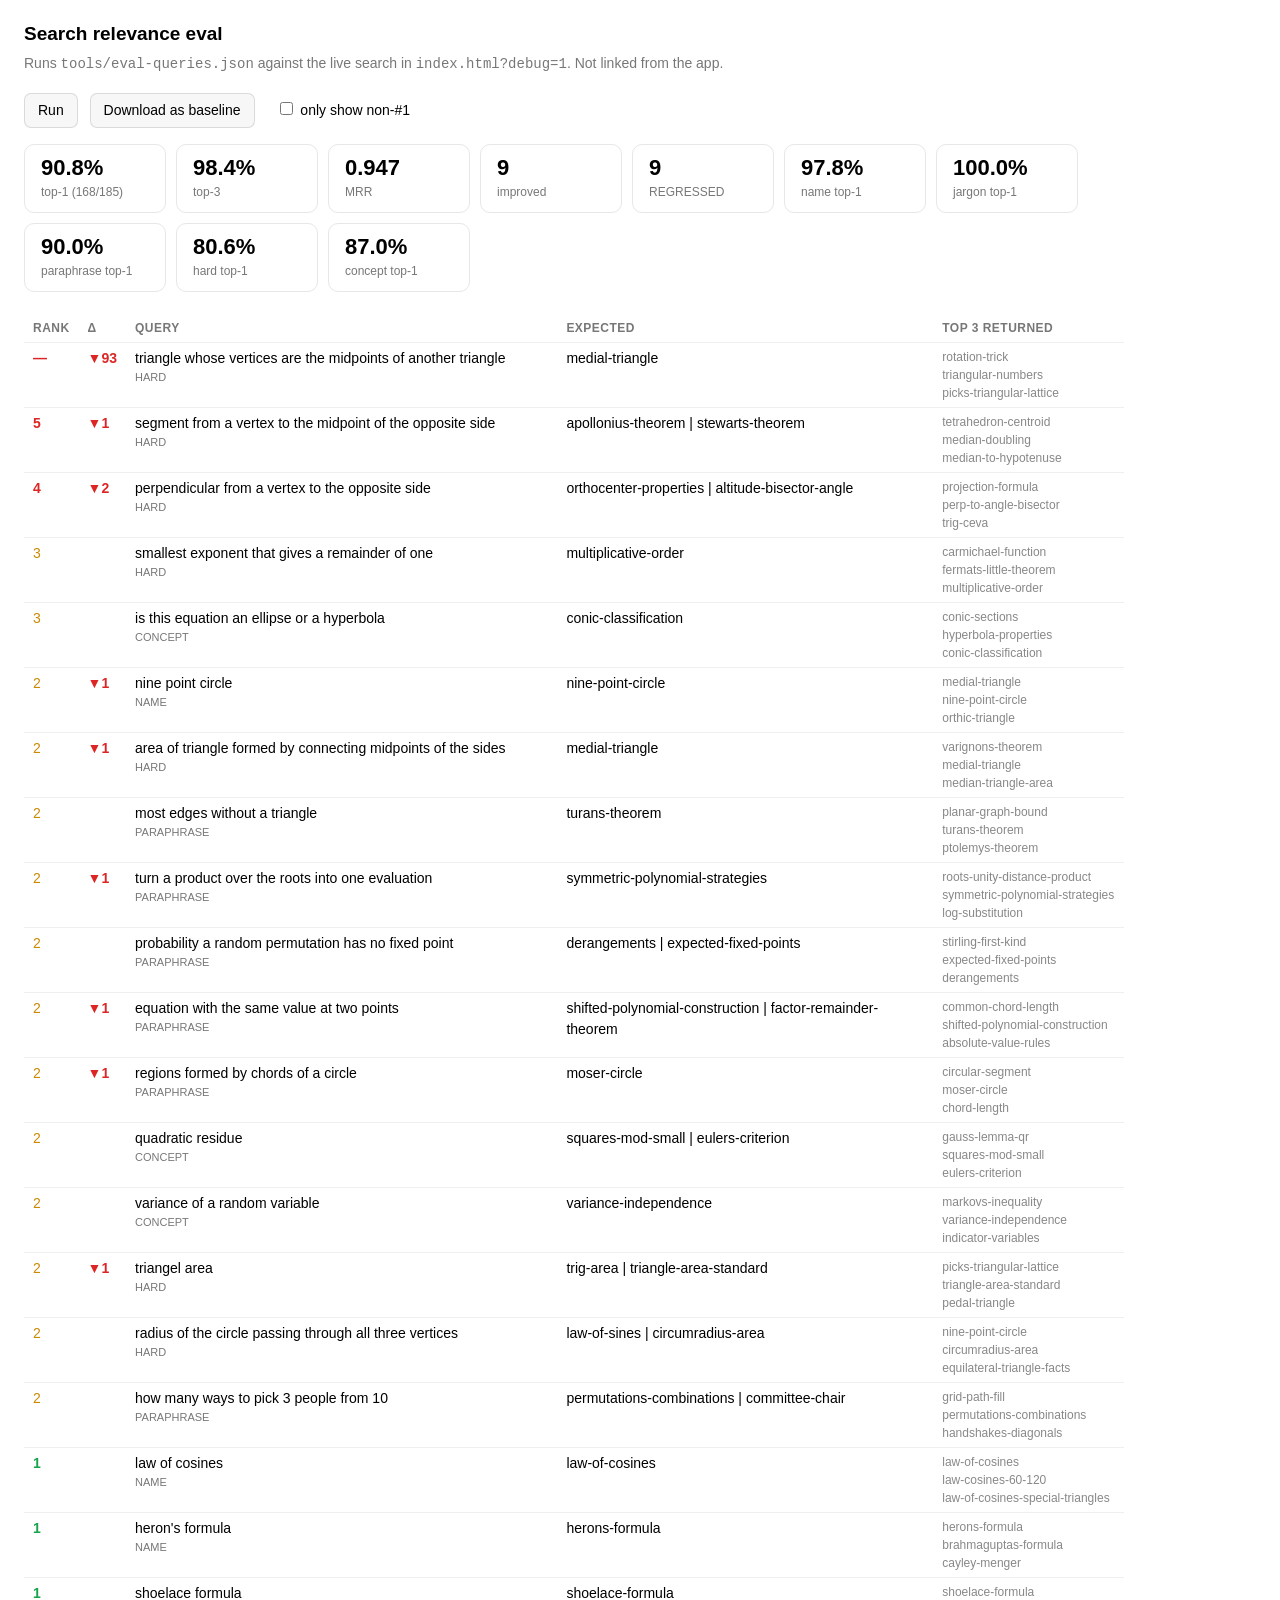
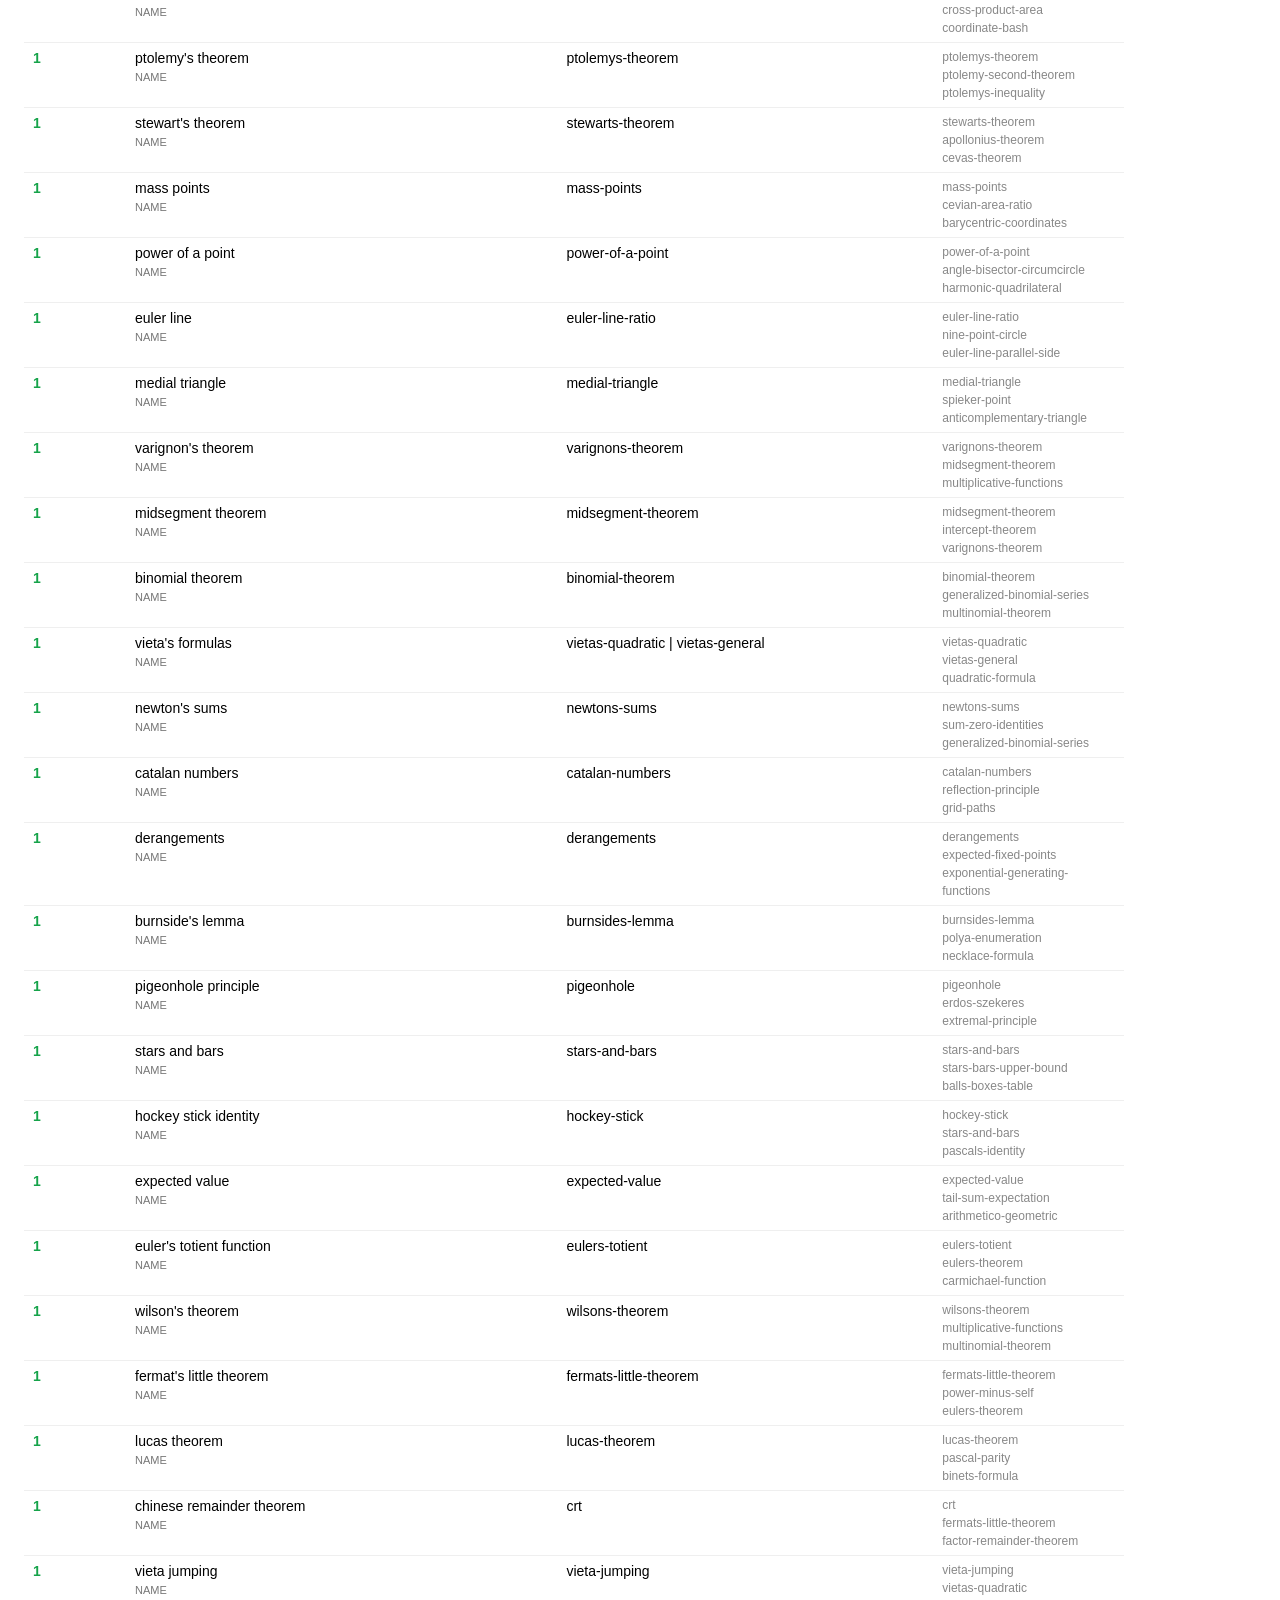
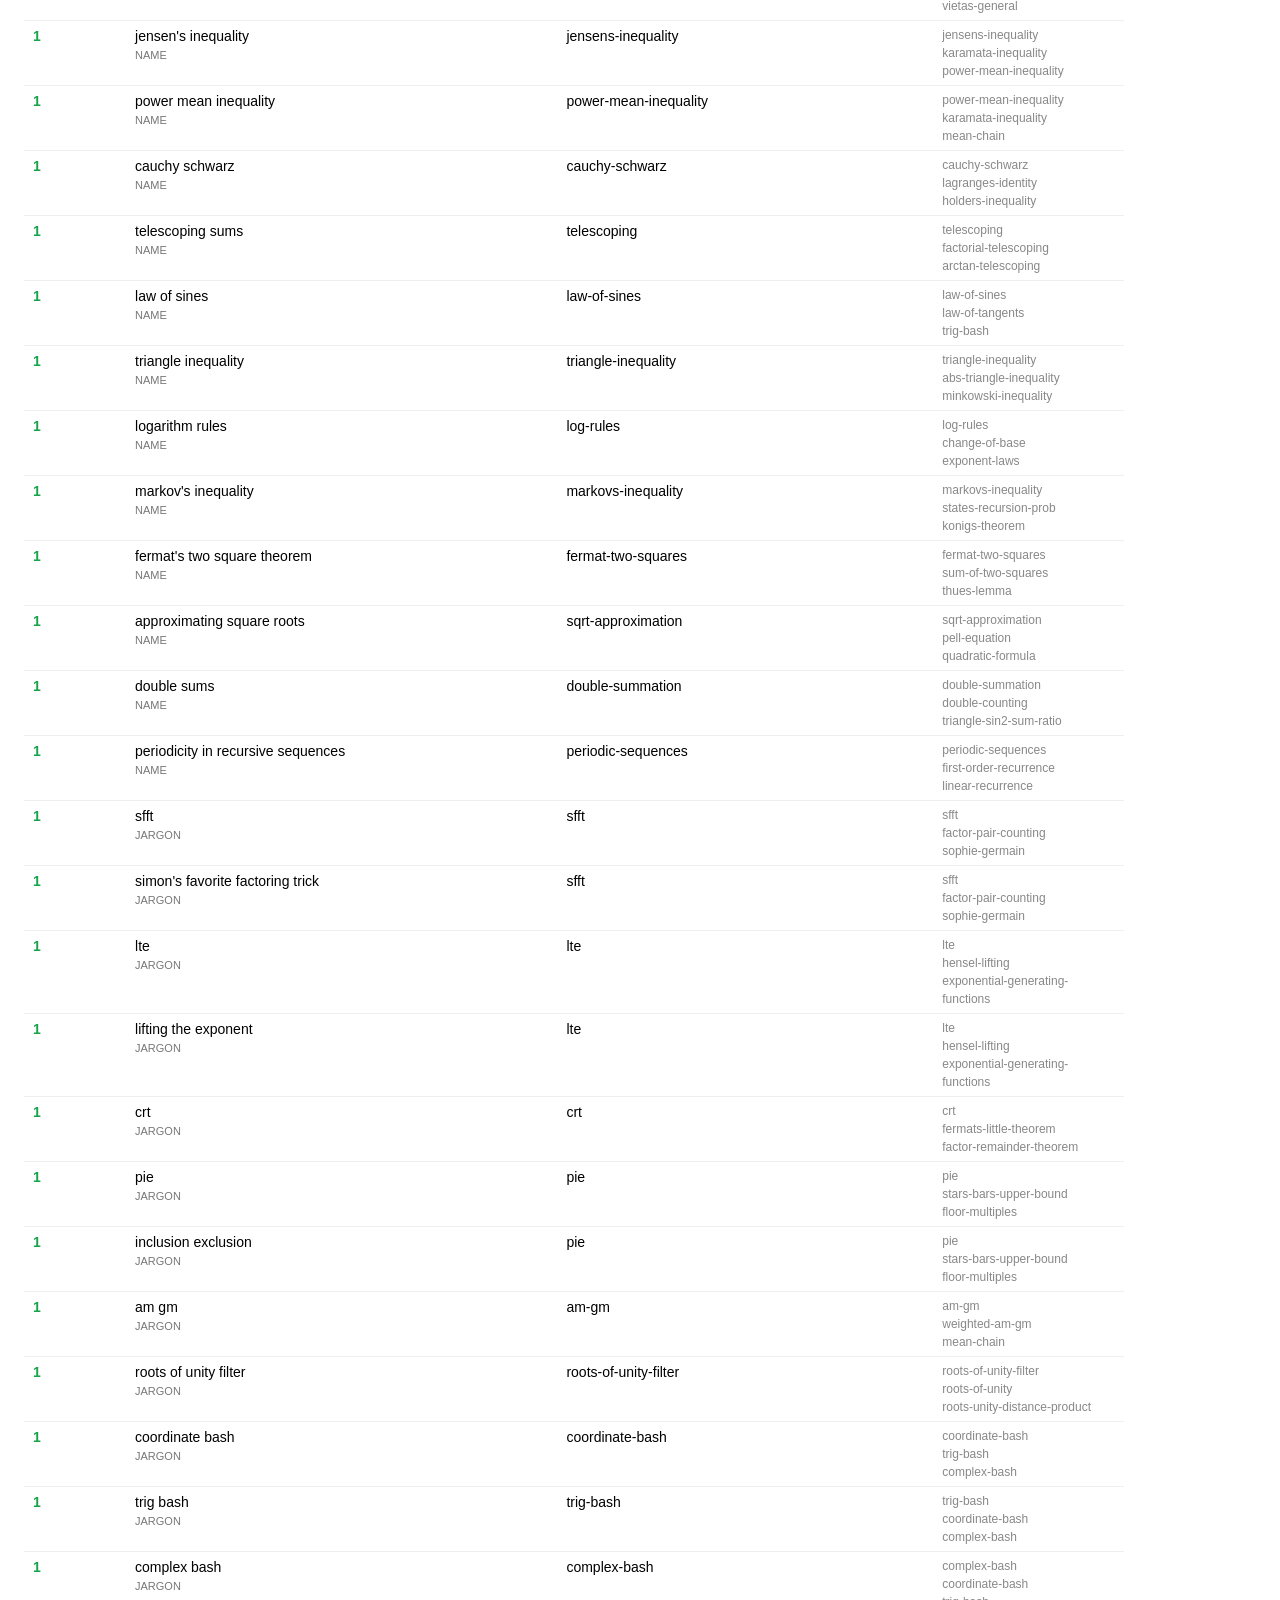
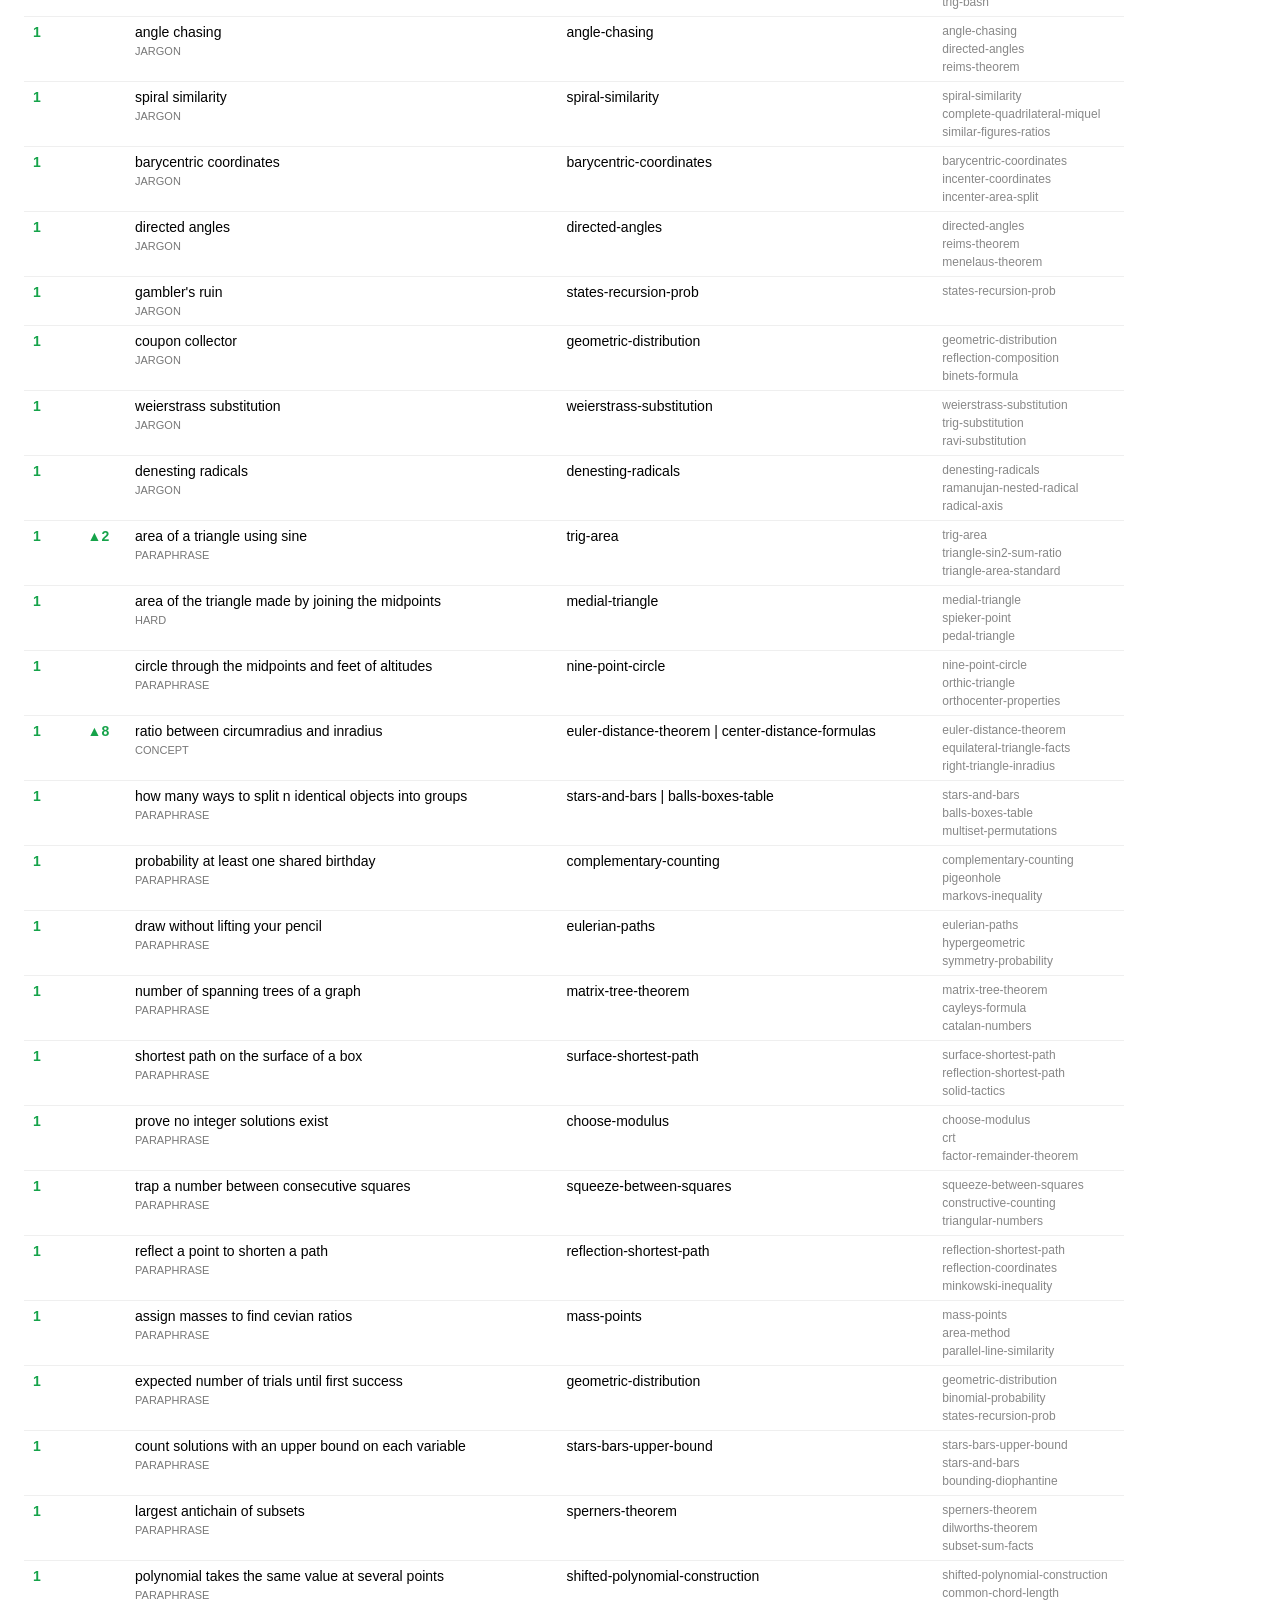
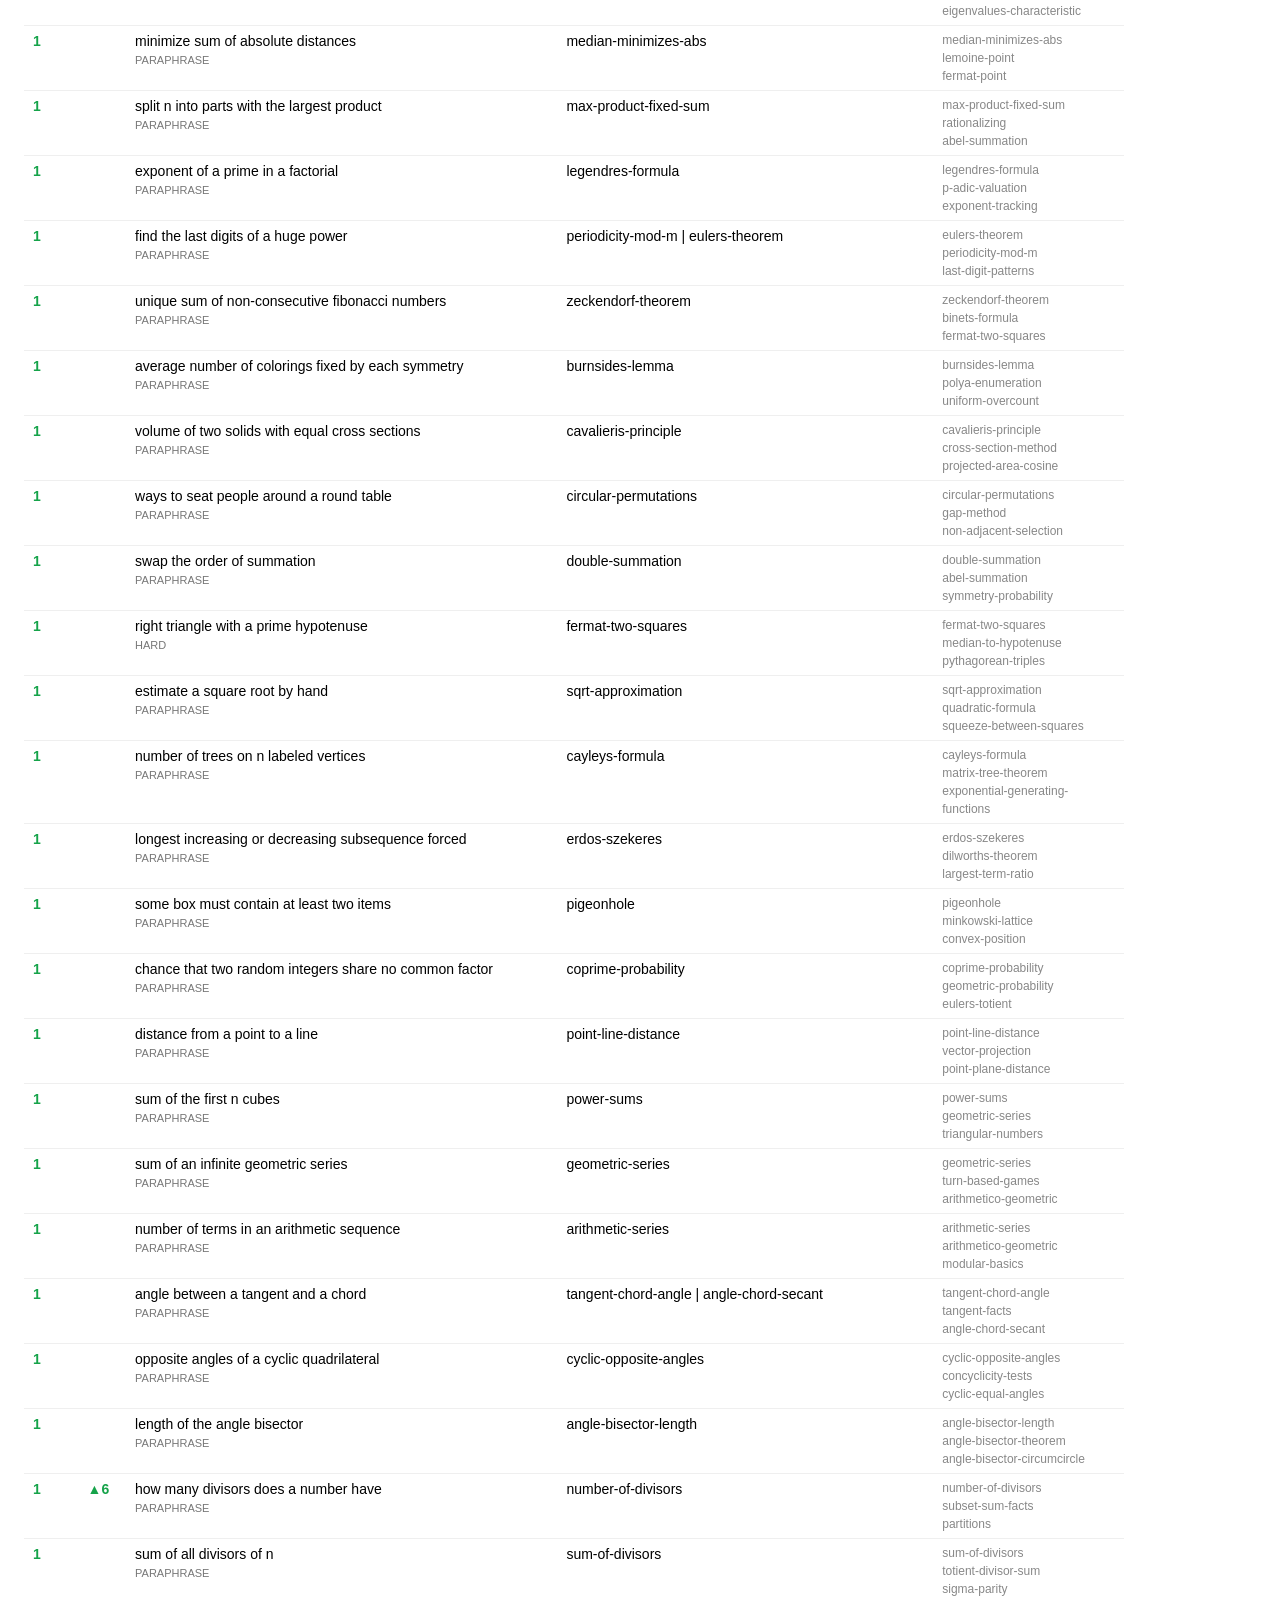
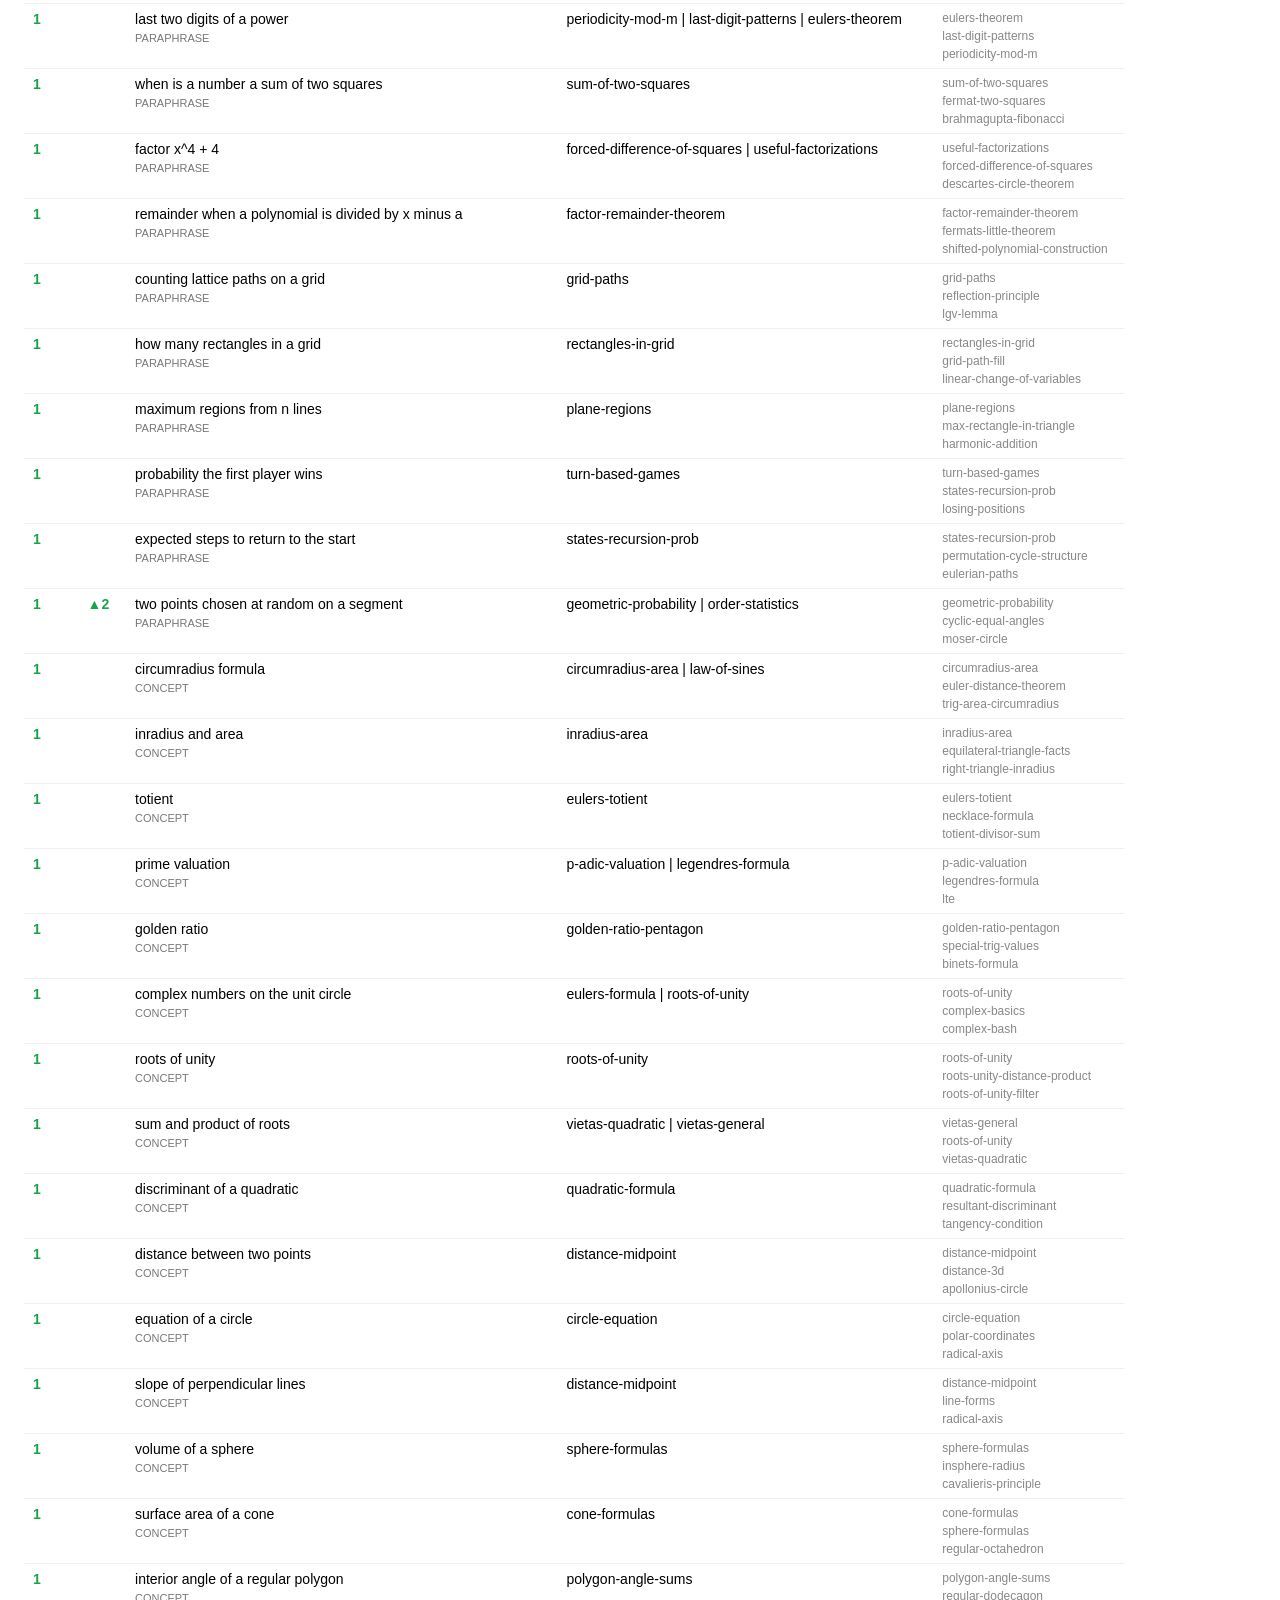
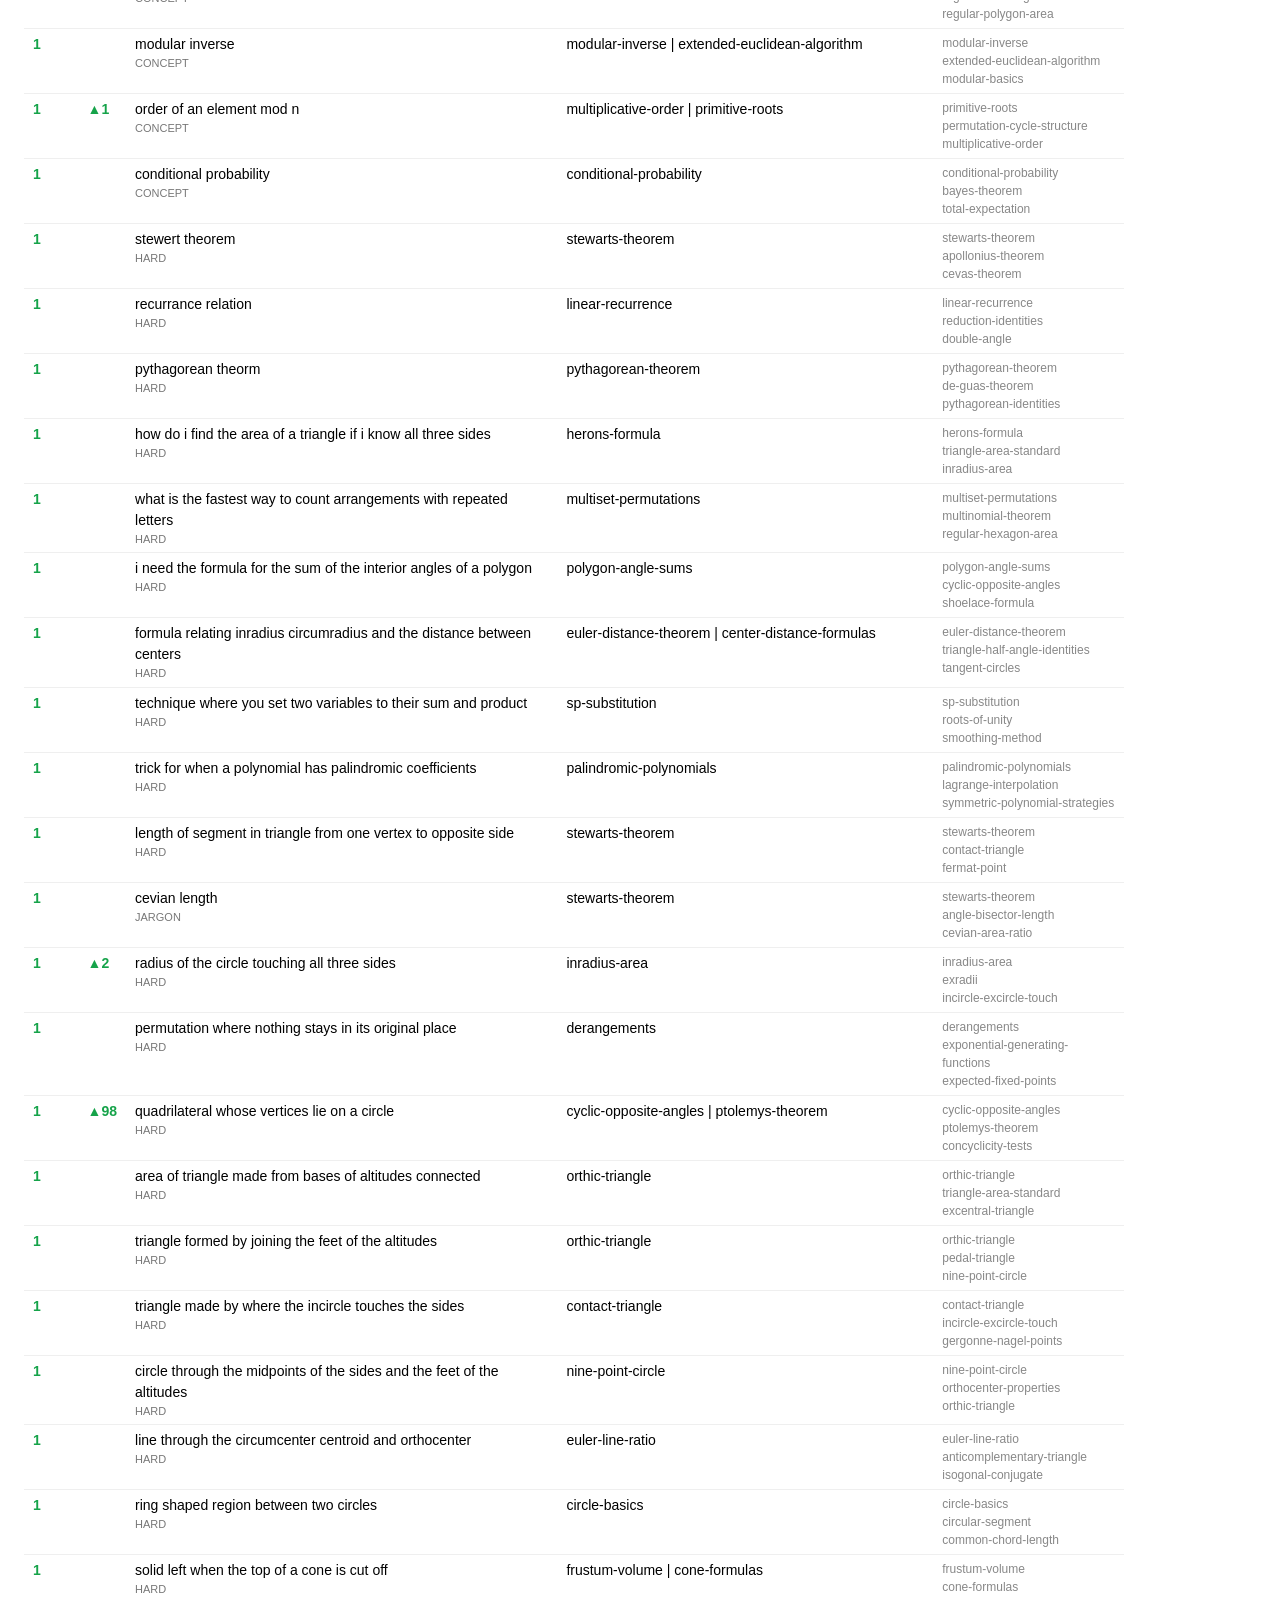
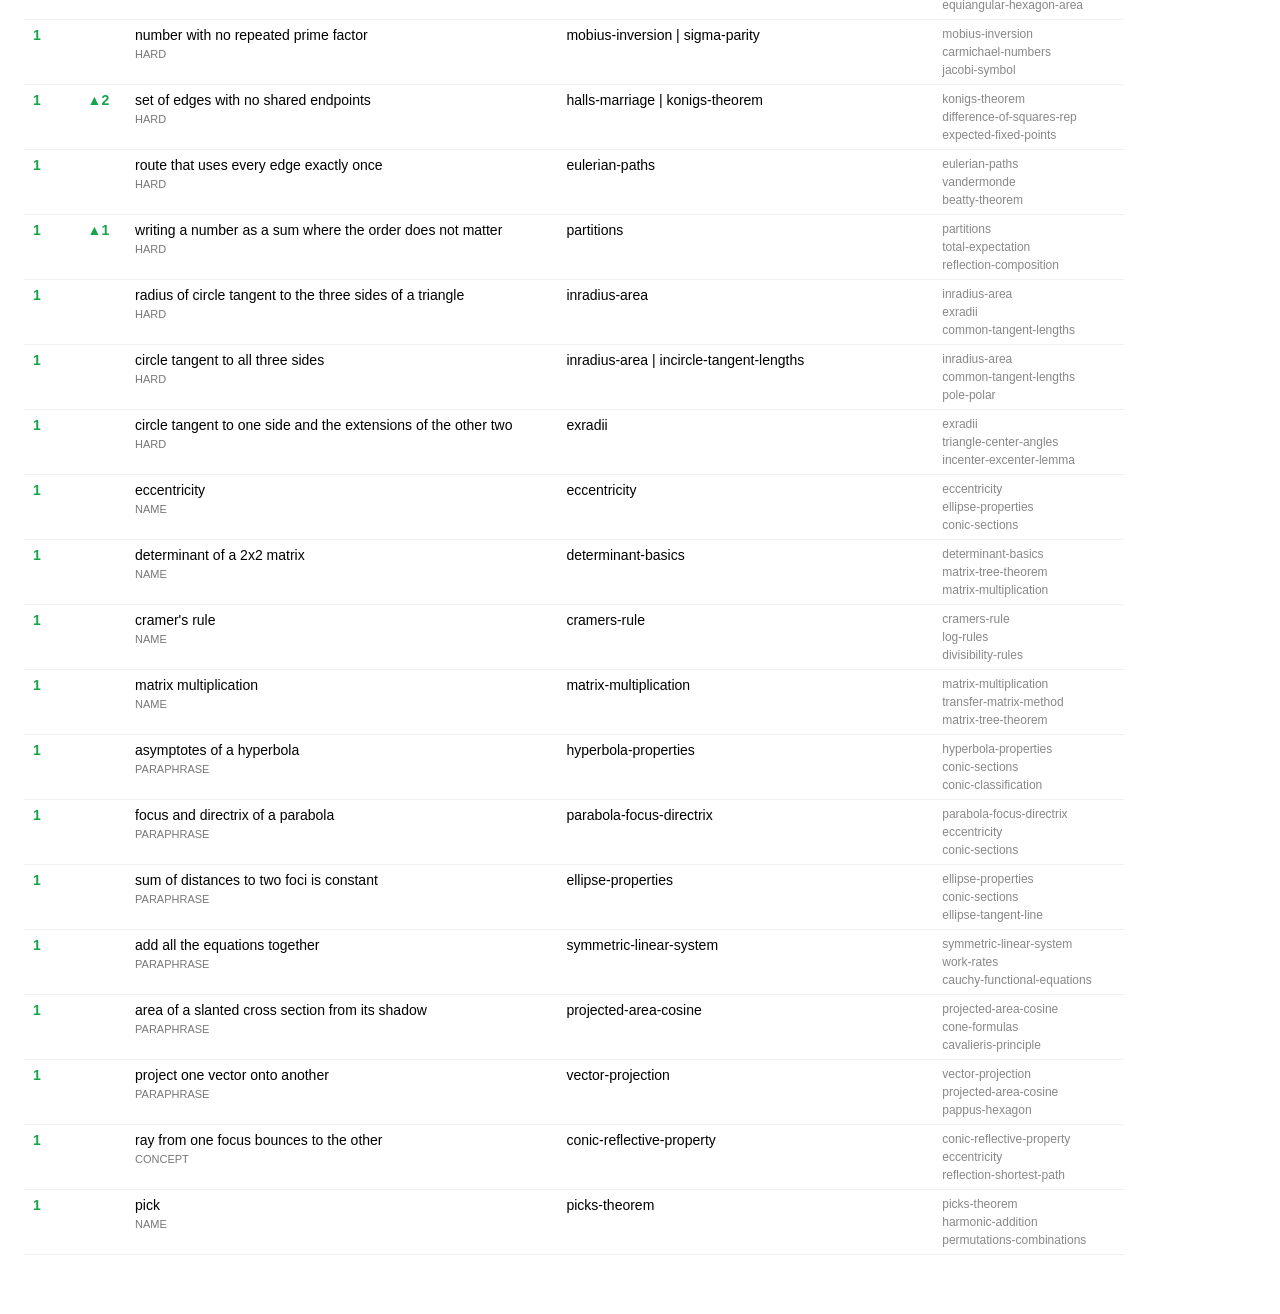
<file: tools/search-eval.html>
<!DOCTYPE html>
<html lang="en">
<head>
<meta charset="utf-8">
<title>Search relevance eval</title>
<style>
  :root { color-scheme: light dark; }
  body { font: 14px/1.5 -apple-system, BlinkMacSystemFont, "Segoe UI", sans-serif;
         margin: 0; padding: 20px 24px 60px; max-width: 1100px; }
  h1 { font-size: 19px; margin: 0 0 4px; }
  .sub { color: #777; margin: 0 0 18px; }
  #app { width: 0; height: 0; border: 0; position: absolute; visibility: hidden; }
  button { font: inherit; padding: 6px 13px; border-radius: 7px; border: 1px solid #8884;
           background: #8881; cursor: pointer; margin-right: 8px; }
  button:hover { background: #8883; }
  .cards { display: flex; gap: 10px; flex-wrap: wrap; margin: 16px 0 22px; }
  .stat { border: 1px solid #8883; border-radius: 10px; padding: 10px 16px; min-width: 108px; }
  .stat b { display: block; font-size: 22px; line-height: 1.2; }
  .stat span { color: #777; font-size: 12px; }
  table { border-collapse: collapse; width: 100%; margin-top: 10px; }
  th, td { text-align: left; padding: 5px 9px; border-bottom: 1px solid #8882; vertical-align: top; }
  th { position: sticky; top: 0; background: Canvas; font-size: 12px; text-transform: uppercase;
       letter-spacing: .04em; color: #777; }
  td.q { max-width: 420px; }
  .r1 { color: #16a34a; font-weight: 600; }
  .r3 { color: #ca8a04; }
  .rbad { color: #dc2626; font-weight: 600; }
  .miss { color: #dc2626; font-weight: 700; }
  .got { color: #888; font-size: 12px; }
  .delta-better { color: #16a34a; font-weight: 700; }
  .delta-worse { color: #dc2626; font-weight: 700; }
  .grp { font-size: 11px; color: #777; text-transform: uppercase; }
  #err { color: #dc2626; white-space: pre-wrap; }
</style>
</head>
<body>
<h1>Search relevance eval</h1>
<p class="sub">Runs <code>tools/eval-queries.json</code> against the live search in
<code>index.html?debug=1</code>. Not linked from the app.</p>

<div>
  <button id="run">Run</button>
  <button id="save">Download as baseline</button>
  <label style="margin-left:10px"><input type="checkbox" id="only-bad"> only show non-#1</label>
</div>

<div class="cards" id="stats"></div>
<div id="err"></div>
<div id="out"></div>

<iframe id="app" src="../index.html?debug=1"></iframe>

<script>
const $ = s => document.querySelector(s);
let CASES = null, BASE = null, LAST = null;

function ready() {
  return new Promise((res, rej) => {
    const f = $("#app");
    const check = () => {
      const w = f.contentWindow;
      if (w && w.__mathSearch && w.__mathSearch.searchFormulas) return res(w.__mathSearch);
      if (Date.now() - t0 > 15000) return rej(new Error(
        "index.html loaded but window.__mathSearch was never set.\n" +
        "The hook is gated on ?debug=1 in js/app.js — check the iframe URL and that app.js parsed."));
      setTimeout(check, 60);
    };
    const t0 = Date.now();
    f.addEventListener("load", check);
    if (f.contentDocument && f.contentDocument.readyState === "complete") check();
  });
}

// Cache-bust both. A stale eval-queries.json is silent and vicious: the labels name cards
// that were since renamed or merged away, every one of those queries reports as a miss, and
// the run looks like a real regression. This has cost two false alarms already.
const nocache = u => u + "?cb=" + Date.now();
async function load() {
  CASES = (await (await fetch(nocache("eval-queries.json"))).json()).cases;
  try { BASE = await (await fetch(nocache("eval-baseline.json"))).json(); } catch (e) { BASE = null; }
}

function run(api) {
  const rows = CASES.map(([q, want, group]) => {
    // `want` is one id or several equally-acceptable ones; score the best-placed.
    const accept = Array.isArray(want) ? want : [want];
    let ids = [];
    let err = null;
    try { ids = api.topIds(q, 10); } catch (e) { err = e.message; }
    let rank = 0;
    for (const a of accept) {
      const r = ids.indexOf(a) + 1;
      if (r && (!rank || r < rank)) rank = r;      // 0 when none is in the top 10
    }
    return { q, want: accept.join(" | "), group, rank, got: ids.slice(0, 3), err };
  });
  const n = rows.length;
  const top1 = rows.filter(r => r.rank === 1).length;
  const top3 = rows.filter(r => r.rank >= 1 && r.rank <= 3).length;
  const mrr = rows.reduce((s, r) => s + (r.rank ? 1 / r.rank : 0), 0) / n;
  return { n, top1, top3, mrr, rows };
}

function pct(a, b) { return (100 * a / b).toFixed(1) + "%"; }

function render(res) {
  const byGroup = {};
  res.rows.forEach(r => {
    (byGroup[r.group] = byGroup[r.group] || { n: 0, top1: 0 });
    byGroup[r.group].n++; if (r.rank === 1) byGroup[r.group].top1++;
  });
  const baseRank = {};
  if (BASE) BASE.rows.forEach(r => baseRank[r.q] = r.rank);

  let regressed = 0, improved = 0;
  res.rows.forEach(r => {
    if (!BASE || !(r.q in baseRank)) return;
    const b = baseRank[r.q];
    const cur = r.rank || 99, old = b || 99;
    if (cur > old) regressed++; else if (cur < old) improved++;
  });

  $("#stats").innerHTML =
    stat(pct(res.top1, res.n), "top-1 (" + res.top1 + "/" + res.n + ")") +
    stat(pct(res.top3, res.n), "top-3") +
    stat(res.mrr.toFixed(3), "MRR") +
    (BASE ? stat(improved, "improved") + stat(regressed, "REGRESSED") : "") +
    Object.entries(byGroup).map(([g, v]) => stat(pct(v.top1, v.n), g + " top-1")).join("");

  const onlyBad = $("#only-bad").checked;
  const rows = res.rows
    .filter(r => !onlyBad || r.rank !== 1)
    .sort((a, b) => (a.rank || 99) - (b.rank || 99) === 0 ? 0 : (b.rank || 99) - (a.rank || 99));

  $("#out").innerHTML = "<table><thead><tr><th>rank</th><th>Δ</th><th>query</th>" +
    "<th>expected</th><th>top 3 returned</th></tr></thead><tbody>" +
    rows.map(r => {
      const cls = r.rank === 1 ? "r1" : r.rank && r.rank <= 3 ? "r3" : r.rank ? "rbad" : "miss";
      const label = r.err ? "ERR" : (r.rank || "—");
      let delta = "";
      if (BASE && (r.q in baseRank)) {
        const cur = r.rank || 99, old = baseRank[r.q] || 99;
        if (cur < old) delta = '<span class="delta-better">▲' + (old - cur) + "</span>";
        else if (cur > old) delta = '<span class="delta-worse">▼' + (cur - old) + "</span>";
      }
      return "<tr><td class='" + cls + "'>" + label + "</td><td>" + delta +
        "</td><td class='q'>" + esc(r.q) + "<div class='grp'>" + r.group + "</div></td><td>" +
        esc(r.want) + "</td><td class='got'>" + r.got.map(esc).join("<br>") +
        (r.err ? "<br><b>" + esc(r.err) + "</b>" : "") + "</td></tr>";
    }).join("") + "</tbody></table>";
}

const stat = (v, l) => "<div class='stat'><b>" + v + "</b><span>" + l + "</span></div>";
const esc = s => String(s).replace(/[&<>]/g, c => ({ "&": "&amp;", "<": "&lt;", ">": "&gt;" }[c]));

async function main() {
  try {
    await load();
    const api = await ready();
    LAST = run(api);
    render(LAST);
  } catch (e) { $("#err").textContent = e.message; }
}

$("#run").onclick = main;
$("#only-bad").onchange = () => LAST && render(LAST);
$("#save").onclick = () => {
  if (!LAST) return;
  const blob = new Blob([JSON.stringify(
    { when: new Date().toISOString(), top1: LAST.top1, top3: LAST.top3, n: LAST.n,
      mrr: +LAST.mrr.toFixed(4),
      rows: LAST.rows.map(r => ({ q: r.q, want: r.want, rank: r.rank })) }, null, 1)],
    { type: "application/json" });
  const a = document.createElement("a");
  a.href = URL.createObjectURL(blob); a.download = "eval-baseline.json"; a.click();
};
main();
</script>
</body>
</html>
</file>
<file: css/styles.css>
:root {
  --bg: #0f1420;
  --bg-panel: #161d2e;
  --bg-card: #1a2338;
  --bg-card-hover: #1f2a44;
  --border: #2a3654;
  --scrollbar-dim: #151b2a;   /* --border under the 50% overlay */
  --border-light: #354467;
  --text: #e8ecf6;
  --text-dim: #9aa7c7;
  --text-faint: #6b7794;
  --accent: #5b8cff;
  --accent-soft: rgba(91, 140, 255, 0.14);
  --gold: #f5c451;
  --level-mc: #4cc38a;
  --level-10: #5b8cff;
  --level-12: #9d7bff;
  --level-aime: #f08c4e;
  --level-oly: #ef5f8b;
  --radius: 12px;
  --topbar-h: 66px;
}

/* Light theme — toggled via data-theme="light" on <html>. Everything is driven
   by these variables, so only the palette changes. */
:root[data-theme="light"] {
  --bg: #f6f8fc;
  --bg-panel: #eaeef7;
  --bg-card: #ffffff;
  --bg-card-hover: #eef2fb;
  --border: #d7deed;
  --scrollbar-dim: #6b6f77;   /* --border under the 50% overlay */
  --border-light: #c2cbe1;
  --text: #1b2333;
  --text-dim: #55607a;
  --text-faint: #808aa3;
  --accent: #2f66e0;
  --accent-soft: rgba(47, 102, 224, 0.12);
  --gold: #b7860b;
  --level-mc: #1f9d63;
  --level-10: #2f66e0;
  --level-12: #7a4fe0;
  --level-aime: #cf6a1e;
  --level-oly: #d63f6e;
}

/* A few elements hardcode a dark translucent fill; re-tint them for light mode. */
:root[data-theme="light"] .topbar { background: rgba(246, 248, 252, 0.9); }
:root[data-theme="light"] .formula-display { background: rgba(20, 30, 55, 0.045); }
:root[data-theme="light"] .card-extra { background: rgba(20, 30, 55, 0.03); }
:root[data-theme="light"] .problem { background: rgba(20, 30, 55, 0.03); }

* { box-sizing: border-box; }

/* scroll-padding-top tells the browser the first N pixels of the scrollport are
   obscured by the sticky .topbar, so scrollIntoView stops short of sliding the
   target underneath it. Without it, clicking a sidebar sub-subject put the
   heading at viewport y = 0, i.e. completely behind the bar. Uses --topbar-h so
   the taller narrow-screen bar is handled by the same rule. */
html { scroll-behavior: smooth; scrollbar-gutter: stable;
       scroll-padding-top: calc(var(--topbar-h) + 12px); }

body {
  margin: 0;
  background: var(--bg);
  color: var(--text);
  font-family: -apple-system, BlinkMacSystemFont, "Segoe UI", Roboto, "Helvetica Neue", sans-serif;
  line-height: 1.55;
}

/* ---------- Top bar ---------- */

.topbar {
  position: sticky;
  top: 0;
  z-index: 50;
  background: rgba(15, 20, 32, 0.92);
  backdrop-filter: blur(12px);
  border-bottom: 1px solid var(--border);
}

.topbar-inner {
  max-width: 1280px;
  margin: 0 auto;
  padding: 12px 24px;
  display: flex;
  align-items: center;
  gap: 20px;
}

.brand {
  flex: 0 0 auto;
  display: flex;
  align-items: center;
  gap: 12px;
  background: none;
  border: none;
  padding: 0;
  margin: 0;
  cursor: pointer;
  text-align: left;
  color: inherit;
  font-family: inherit;
}

/* Mobile-only hamburger that opens the section drawer. */
.nav-toggle {
  display: none;
  flex: 0 0 auto;
  font-size: 20px;
  line-height: 1;
  color: var(--text-dim);
  background: var(--bg-panel);
  border: 1px solid var(--border);
  border-radius: 8px;
  padding: 5px 10px;
  cursor: pointer;
}
.nav-toggle:hover { color: var(--accent); border-color: var(--accent); }
.brand:hover .brand-text h1 { color: var(--accent); }

.topbar-tools {
  flex: 0 0 auto;
  display: flex;
  align-items: center;
  gap: 8px;
  margin-left: auto;
}

.tool-btn .tb-icon { margin-right: 5px; }
.tool-btn .tb-icon svg { display: inline-block; vertical-align: -2px; }
.tool-btn.tool-btn-icon { font-size: 15px; line-height: 1; padding: 6px 10px; }

/* Active-filter indicator on the Filters button. */
#filters-btn { position: relative; }
#filters-btn.has-filters { color: var(--accent); border-color: var(--accent); }
#filters-btn.has-filters::after {
  content: "";
  position: absolute;
  top: -3px;
  right: -3px;
  width: 8px;
  height: 8px;
  border-radius: 50%;
  background: var(--gold);
  border: 1.5px solid var(--bg);
}

.tool-btn {
  font-family: inherit;
  font-size: 12.5px;
  font-weight: 600;
  color: var(--text-dim);
  background: var(--bg-panel);
  border: 1px solid var(--border);
  border-radius: 8px;
  padding: 6px 13px;
  cursor: pointer;
  white-space: nowrap;
  transition: color 0.15s, border-color 0.15s;
}
.tool-btn:hover { color: var(--accent); border-color: var(--accent); }

.brand-sigma {
  font-size: 34px;
  font-weight: 700;
  color: var(--gold);
  font-family: Georgia, "Times New Roman", serif;
  line-height: 1;
}

.brand-text h1 {
  margin: 0;
  font-size: 19px;
  font-weight: 700;
  letter-spacing: -0.01em;
}

.brand-text p {
  margin: 1px 0 0;
  font-size: 11.5px;
  color: var(--text-faint);
  letter-spacing: 0.04em;
}

.search-wrap {
  flex: 1 1 auto;
  position: relative;
  max-width: 760px;
}

#search-input {
  width: 100%;
  padding: 10px 40px 10px 14px;
  font-size: 14.5px;
  color: var(--text);
  background: var(--bg-panel);
  border: 1px solid var(--border);
  border-radius: 10px;
  outline: none;
  transition: border-color 0.15s;
}

#search-input:focus { border-color: var(--accent); }
#search-input::placeholder { color: var(--text-faint); }

.search-kbd {
  position: absolute;
  right: 10px;
  top: 50%;
  transform: translateY(-50%);
  font-size: 11px;
  color: var(--text-faint);
  background: var(--bg-card);
  border: 1px solid var(--border);
  border-radius: 5px;
  padding: 1px 7px;
  font-family: inherit;
}

.filters-row {
  grid-area: filters;
  display: flex;
  align-items: center;
  gap: 16px;
  flex-wrap: wrap;
}

.level-filters {
  display: flex;
  gap: 7px;
  flex-wrap: wrap;
}

#sort-select {
  font-size: 12px;
  font-weight: 600;
  color: var(--text-dim);
  background: var(--bg-panel);
  border: 1px solid var(--border);
  border-radius: 8px;
  padding: 4px 8px;
  cursor: pointer;
  font-family: inherit;
}

#sort-select:focus { outline: none; border-color: var(--accent); }

.level-chip {
  padding: 3px 12px;
  font-size: 12px;
  font-weight: 600;
  color: var(--text-dim);
  background: var(--bg-panel);
  border: 1px solid var(--border);
  border-radius: 999px;
  cursor: pointer;
  transition: all 0.12s;
}

.level-chip:hover { border-color: var(--border-light); color: var(--text); }

.level-chip.active {
  color: #fff;
  background: var(--accent);
  border-color: var(--accent);
}

/* ---------- Layout ---------- */

.layout {
  max-width: 1280px;
  margin: 0 auto;
  display: grid;
  grid-template-columns: 260px 1fr;
  gap: 0;
  align-items: start;
}

/* Database & Lists surfaces drop the section sidebar and run full width.
   Desktop-only so the mobile hamburger drawer (below) is unaffected. */
@media (min-width: 901px) {
  .layout.no-sidebar { grid-template-columns: 1fr; }
  .layout.no-sidebar > .sidebar { display: none; }
}

/* ---------- Sidebar ---------- */

.sidebar {
  position: sticky;
  top: var(--topbar-h);
  max-height: calc(100vh - var(--topbar-h));
  overflow-y: auto;
  scrollbar-gutter: stable;
  padding: 20px 12px 40px 24px;
}

/* Separates the formula reference from the pattern catalog in the sidebar. */
/* The two books. Only one is unfolded at a time: opening Formulas folds Patterns away
   and the reverse, so the sidebar reads as two folders rather than one long list. */
.nav-group + .nav-group { margin-top: 14px; }

.nav-group-btn {
  display: flex;
  align-items: center;
  gap: 7px;
  width: 100%;
  padding: 7px 12px;
  background: none;
  border: none;
  border-radius: 8px;
  cursor: pointer;
  font-family: inherit;
  text-align: left;
}
.nav-group-btn:hover { background: var(--bg-panel); }

.nav-group-label {
  font-size: 10.5px;
  font-weight: 700;
  letter-spacing: 0.09em;
  text-transform: uppercase;
  color: var(--text-faint);
}
.nav-group.open .nav-group-label { color: var(--text-dim); }

.nav-group-caret {
  width: 0;
  height: 0;
  border-left: 4.5px solid currentColor;
  border-top: 3.5px solid transparent;
  border-bottom: 3.5px solid transparent;
  color: var(--text-faint);
  transform-origin: 30% 50%;
  transition: transform 0.24s cubic-bezier(0.25, 0.9, 0.3, 1);
}
.nav-group.open .nav-group-caret { transform: rotate(90deg); }

.nav-group-body {
  display: grid;
  grid-template-rows: 0fr;
  opacity: 0;
  transition: grid-template-rows 0.26s cubic-bezier(0.25, 0.9, 0.3, 1),
              opacity 0.2s ease;
}
.nav-group-inner { overflow: hidden; min-height: 0; padding-top: 5px; }
.nav-group.open > .nav-group-body { grid-template-rows: 1fr; opacity: 1; }

@media (prefers-reduced-motion: reduce) {
  .nav-group-body, .nav-group-caret { transition: none; }
}

.nav-section { margin-bottom: 4px; }

.nav-section-btn {
  display: flex;
  align-items: center;
  justify-content: space-between;
  width: 100%;
  padding: 9px 12px;
  font-size: 14px;
  font-weight: 650;
  color: var(--text);
  background: none;
  border: none;
  border-radius: 8px;
  cursor: pointer;
  text-align: left;
  font-family: inherit;
}

.nav-section-btn:hover { background: var(--bg-panel); }
.nav-section-btn.active { background: var(--accent-soft); color: var(--accent); }

.nav-count {
  font-size: 11px;
  font-weight: 600;
  color: var(--text-faint);
  background: var(--bg-panel);
  border-radius: 999px;
  padding: 1px 8px;
}

.nav-section-btn.active .nav-count { color: var(--accent); background: transparent; }

/* Opening a section should read as a folder opening: its sub-subjects unfold while the
   previously open one folds away. grid-template-rows 0fr -> 1fr is the one way to
   transition to a true auto height, so the list needs the inner wrapper to clip against. */
.nav-subs {
  display: grid;
  grid-template-rows: 0fr;
  margin: 0;
  padding-left: 12px;
  opacity: 0;
  transition: grid-template-rows 0.24s cubic-bezier(0.25, 0.9, 0.3, 1),
              opacity 0.18s ease,
              margin 0.24s cubic-bezier(0.25, 0.9, 0.3, 1);
}
.nav-subs-inner { overflow: hidden; min-height: 0; }

.nav-section.open .nav-subs {
  grid-template-rows: 1fr;
  opacity: 1;
  margin: 2px 0 8px;
}

@media (prefers-reduced-motion: reduce) {
  .nav-subs { transition: none; }
}

.nav-sub-link {
  display: block;
  padding: 4px 12px;
  font-size: 12.5px;
  color: var(--text-dim);
  text-decoration: none;
  border-left: 2px solid var(--border);
  cursor: pointer;
}

.nav-sub-link:hover { color: var(--text); border-left-color: var(--accent); }
/* A subsection the section's filters have emptied: shown, so the outline stays whole,
   but dimmed and inert, since there is nothing on the page to jump to. */
.nav-sub-link.nav-empty, .nav-cluster-link.nav-empty { opacity: 0.4; cursor: default; }
.nav-sub-link.nav-empty:hover { color: var(--text-dim); border-left-color: var(--border); }
.nav-cluster-link.nav-empty:hover { color: var(--text-faint); border-left-color: var(--border); }

/* ---------- Adding cards from a list's own page ---------- */

.list-add { position: relative; margin: 10px 0 16px; max-width: 460px; }
.list-add-input {
  width: 100%;
  padding: 8px 12px;
  font: inherit;
  font-size: 13.5px;
  color: var(--text);
  background: var(--bg-panel);
  border: 1px solid var(--border);
  border-radius: 8px;
}
.list-add-input:focus { outline: none; border-color: var(--accent); }

.list-add-results {
  margin-top: 6px;
  border: 1px solid var(--border);
  border-radius: 8px;
  background: var(--bg-card);
  overflow: hidden;
}
.list-add-row {
  display: flex;
  align-items: center;
  gap: 9px;
  width: 100%;
  padding: 7px 11px;
  background: none;
  border: none;
  border-bottom: 1px solid var(--border);
  font: inherit;
  font-size: 13px;
  color: var(--text);
  text-align: left;
  cursor: pointer;
}
.list-add-row:last-child { border-bottom: none; }
.list-add-row:hover { background: var(--bg-panel); }
.list-add-row .lar-plus {
  flex: 0 0 18px;
  text-align: center;
  color: var(--accent);
  font-weight: 700;
}
.list-add-row .lar-name { flex: 1 1 auto; min-width: 0; }
.list-add-row .lar-crumb { flex: 0 0 auto; font-size: 11px; color: var(--text-faint); }
.list-add-row .katex { font-size: 1em; }
.list-add-empty { padding: 9px 12px; font-size: 12.5px; color: var(--text-faint); }

/* Two panels of one figure belong side by side: stacked, the second sits a screen away
   from the first and the comparison is lost. Collapses back to a column when narrow. */
.detail-diagrams { display: grid; gap: 12px; }
.detail-diagrams.dd-2 { grid-template-columns: 1fr 1fr; }
.detail-diagrams.dd-3 { grid-template-columns: 1fr 1fr 1fr; }
.detail-diagrams .detail-diagram { margin: 0; }
@media (max-width: 900px) {
  .detail-diagrams.dd-2, .detail-diagrams.dd-3 { grid-template-columns: 1fr; }
}

/* ---------- Card cross-links ---------- */

/* Colour alone marks a cross-link, with no underline, so a paragraph carrying three of
   them still reads as prose rather than as a menu. */
.card-link {
  color: var(--accent);
  text-decoration: none;
  cursor: pointer;
}
.card-link:hover { color: var(--accent-strong, var(--accent)); }

.card-link-broken { color: #dc2626; cursor: help; }

/* Square-cornered card with a small arrow pointing at the linked word, the way a wiki
   preview does it. The arrow is a rotated square sharing the card's border and background,
   with the side facing the card masked by the card itself. */
.card-preview {
  position: absolute;
  z-index: 60;
  background: var(--bg-card);
  border: 1px solid var(--border);
  border-radius: 3px;
  box-shadow: 0 10px 30px rgba(0, 0, 0, 0.18);
  padding: 11px 13px;
  cursor: pointer;
  font-size: 13px;
  line-height: 1.5;
}
.card-preview .cp-arrow {
  position: absolute;
  width: 10px;
  height: 10px;
  background: var(--bg-card);
  border: 1px solid var(--border);
  transform: translateX(-50%) rotate(45deg);
}
/* sitting above the word: arrow on the bottom edge, pointing down */
.card-preview .cp-arrow { bottom: -6px; border-top: none; border-left: none; }
/* flipped below the word: arrow on the top edge, pointing up */
.card-preview.cp-below .cp-arrow {
  bottom: auto;
  top: -6px;
  border: 1px solid var(--border);
  border-bottom: none;
  border-right: none;
}

.card-preview .cp-thumb {
  margin: -5px -7px 9px;
  padding: 8px 6px;
  background: var(--bg-panel);
  border-radius: 3px 3px 0 0;
  overflow: hidden;
  display: flex;
  justify-content: center;
}
/* Let the figure use the full width of the wider box; capping only the height keeps the
   card a sensible rectangle instead of stretching to whatever aspect the diagram has. */
.card-preview .cp-thumb svg { width: 100%; height: auto; max-height: 210px; }
.card-preview .cp-head {
  display: flex;
  align-items: center;
  gap: 7px;
  flex-wrap: wrap;
  font-weight: 650;
  color: var(--text);
  margin-bottom: 5px;
}
.card-preview .cp-desc { color: var(--text-dim); }
.card-preview .cp-crumb {
  margin-top: 7px;
  font-size: 11px;
  color: var(--text-faint);
}
.card-preview .katex { font-size: 1em; }

/* Curated list-building groups sit above raw keywords in the advanced picker. */
.adv-tag-chip.adv-tag-group {
  border-color: var(--accent);
  color: var(--accent);
  font-weight: 600;
}

/* ---------- Content ---------- */

.content { padding: 26px 28px 120px; min-width: 0; }

.section-header { margin-bottom: 6px; }

.section-header h2 {
  margin: 0 0 4px;
  font-size: 26px;
  font-weight: 750;
  letter-spacing: -0.02em;
}

.section-header p { margin: 0; color: var(--text-dim); font-size: 14px; }

.subsection { margin-top: 34px; }

/* The one second-level heading in the app. The formula page's subsection heading is the
   reference; the two Lists surfaces join it here rather than keeping their own near-copies,
   which is how they drifted to 15px, no gold and no rule line in the first place. */
.subsection > h3,
.wiki-letter > h3,
.list-section-title,
.lists-subhead {
  margin: 0 0 14px;
  font-size: 17px;
  font-weight: 700;
  color: var(--gold);
  display: flex;
  align-items: center;
  gap: 10px;
}

.subsection > h3::after,
.wiki-letter > h3::after,
.list-section-title::after,
.lists-subhead::after {
  content: "";
  flex: 1;
  height: 1px;
  background: var(--border);
}

/* ---------- Clusters: the third level inside Methods and Patterns ----------
   A subject heading (gold, ruled) owns several clusters of techniques that get
   reached for in the same situation. The cluster heading is deliberately quieter
   than its subject: same weight, smaller, no rule, dim rather than gold, so the
   page still reads subject-first and the clusters group beneath it. */

.subsection.has-clusters { margin-top: 40px; }
.cluster { margin-top: 22px; scroll-margin-top: 76px; }
.cluster:first-child { margin-top: 0; }

.cluster-title {
  margin: 0 0 11px;
  font-size: 13px;
  font-weight: 600;
  color: var(--text-dim);
}

.nav-clusters { margin: 1px 0 5px; }

.nav-cluster-link {
  display: block;
  padding: 3px 12px 3px 26px;
  font-size: 11.5px;
  color: var(--text-faint);
  text-decoration: none;
  border-left: 2px solid var(--border);
  cursor: pointer;
}

.nav-cluster-link:hover { color: var(--text-dim); border-left-color: var(--accent); }

/* ---------- Nav for the Lists surfaces ----------
   Built on the Database navigator: .ln-sec/.ln-btn/.ln-items/.ln-item are joined onto the
   .db-fam/.db-fam-btn/.db-years/.db-year rules above rather than restated, so the two
   navigators are the same control and cannot drift apart. The search field is .db-search
   unchanged. What makes sharing #sidebar with the formula tree safe lives in app.js: the
   trees sit in #formula-nav and #list-nav, updateNavActive() is scoped to the former, and
   the delegated sidebar listener hands anything inside #list-nav to listNavClick(). */

#list-nav { display: flex; flex-direction: column; gap: 12px; padding-right: 8px; }
.ln-btn { width: 100%; background: none; border: none; cursor: pointer; font-family: inherit; text-align: left; }
.list-nav-back { display: block; padding: 2px 10px; font-size: 12.5px; color: var(--accent); text-decoration: none; }
.list-nav-back:hover { text-decoration: underline; }
.ln-empty { padding: 4px 12px; font-size: 12px; color: var(--text-faint); }

/* "Did you mean": the library's best answer when it sits outside the list being searched.
   One suggestion per line under the question, each marked with a turnstile, so two of them
   read as a short list rather than as a row of chips. */
.dym { margin: 0 0 20px; padding: 12px 16px; background: var(--bg-panel);
       border: 1px solid var(--border); border-radius: 10px; max-width: 70ch; }
.dym-label { margin: 0; font-size: 13.5px; font-weight: 650; color: var(--text); }
.dym-note { font-weight: 500; color: var(--text-faint); }
.dym-list { list-style: none; margin: 6px 0 0; padding: 0; }
.dym-list li { display: flex; align-items: baseline; gap: 8px; padding: 3px 0 3px 4px; }
.dym-list li::before { content: "\21B3"; color: var(--text-faint); font-size: 13px; }
.dym-link { font-size: 13.5px; font-weight: 650; color: var(--accent); text-decoration: none; }
.dym-link:hover { text-decoration: underline; }
.dym-crumb { font-size: 11.5px; color: var(--text-dim); }

/* ---------- Sections inside a study route ----------
   A 141-card route is only usable if it is broken up. The heading is deliberately quieter
   than the list's own title and louder than a card name, and the note sits directly under
   it so the reader can decide whether to read the section at all. */

.list-blurb { margin: 2px 0 18px; font-size: 14px; line-height: 1.6; color: var(--text-dim); }

.list-section { margin-top: 34px; scroll-margin-top: 76px; }
.list-section:first-child { margin-top: 8px; }


.list-section-title { margin-bottom: 6px; }
.list-section-note { margin: 0 0 14px; font-size: 13px; line-height: 1.55; color: var(--text-dim); }

/* ---------- Formula cards ---------- */

.cards { display: flex; flex-direction: column; gap: 12px; }

.card {
  background: var(--bg-card);
  border: 1px solid var(--border);
  border-radius: var(--radius);
  padding: 16px 18px 14px;
  transition: border-color 0.15s, background 0.15s;
  position: relative;
}

/* Density and keyword tags, both driven from the Settings page by an attribute on <html>.
   Attributes rather than a class so they sit alongside data-theme and data-layout, and so a
   card needs no extra markup to respond to either. */
html[data-density="compact"] .card { padding: 10px 13px 9px; }
html[data-density="compact"] .cards { gap: 10px; }
html[data-density="compact"] .formula-display { padding: 10px 12px; margin: 8px 0; }
html[data-density="compact"] .subsection { margin-top: 24px; }
html[data-density="compact"] .card-desc { font-size: 13px; }
html[data-tags="off"] .card .tag-row { display: none; }

/* Text size. Every override below MIRRORS THE SELECTOR OF THE RULE IT SCALES, which is the
   whole trick: `.detail-head .card-name` is 25px while a list card's `.card-name` is 15.5px, so
   a single `html[data-text="large"] .card-name` rule outranks the two-class detail rule and
   shrinks the page title instead of growing it. Same name, two sizes, so two overrides.

   Headings are included deliberately. Scaling only body text leaves every heading behind and
   the page stops looking like one typeface at one scale — which is what the first attempt did.

   Maths comes along for free: every KaTeX size in the app is em-relative
   (.formula-display .katex is 1.18em, .card-desc .katex 1.02em, .key-forms .katex 1.05em), so
   raising a container's px size carries its formulas with it. .formula-display carries no
   font-size of its own, so it gets one here purely to give its KaTeX a larger multiplicand.
   Body prose takes the biggest step (14px -> 17px, about 20%), since that is what a reader
   asking for larger text is actually reading; headings are already large and grow less so
   the ramp keeps its shape. */

/* headings */
html[data-text="large"] .section-header h2 { font-size: 29px; }
html[data-text="large"] .detail-head .card-name { font-size: 28px; }
html[data-text="large"] .subsection > h3,
html[data-text="large"] .wiki-letter > h3,
html[data-text="large"] .list-section-title,
html[data-text="large"] .lists-subhead { font-size: 19px; }
html[data-text="large"] .detail-body h4,
html[data-text="large"] .key-forms h4,
html[data-text="large"] .related h4,
html[data-text="large"] .connected h4,
html[data-text="large"] .practice h4,
html[data-text="large"] .interactive h4 { font-size: 16px; }

/* body */
html[data-text="large"] .card .card-name { font-size: 17.5px; }
html[data-text="large"] .card-desc { font-size: 16px; }
html[data-text="large"] .detail-summary { font-size: 17.5px; }
html[data-text="large"] .detail-body p,
html[data-text="large"] .detail-body li { font-size: 17px; }
html[data-text="large"] .key-forms .detail-list li { font-size: 17px; }
html[data-text="large"] .key-forms .kf-note { font-size: 14.5px; }
html[data-text="large"] .wiki-list a { font-size: 15.5px; }
html[data-text="large"] .formula-display { font-size: 1.12em; }

/* supporting text, so captions and breadcrumbs do not stay stranded at the small size */
html[data-text="large"] .diagram-cap { font-size: 14px; }
html[data-text="large"] .detail-crumb { font-size: 13.5px; }
html[data-text="large"] .card-crumb { font-size: 13px; }

.card:hover { border-color: var(--border-light); background: var(--bg-card-hover); }

.card-head {
  display: flex;
  align-items: baseline;
  gap: 10px;
  flex-wrap: wrap;
  margin-bottom: 6px;
}

.card-name { font-size: 15.5px; font-weight: 700; margin: 0; }

.card-crumb { font-size: 11.5px; color: var(--text-faint); }

.badges { display: inline-flex; gap: 5px; flex-wrap: wrap; margin-left: auto; }

.badge {
  font-size: 10px;
  font-weight: 700;
  letter-spacing: 0.03em;
  padding: 2px 8px;
  border-radius: 999px;
  color: #0f1420;
}

.badge-MATHCOUNTS { background: var(--level-mc); }
.badge-AMC10 { background: var(--level-10); }
.badge-AMC12 { background: var(--level-12); }
.badge-AIME { background: var(--level-aime); }
.badge-Olympiad { background: var(--level-oly); }

/* Importance tier badges: solid fill like the level badges, shown next to the title. */
.badge-imp-high { background: var(--gold); }
.badge-imp-medium { background: var(--accent); }
.badge-imp-low { background: var(--text-faint); }
.badge-imp-lower { background: transparent; color: var(--text-faint); border: 1px solid var(--text-faint); }
.badge-imp-lowest { background: transparent; color: var(--text-faint); border: 1px dashed var(--text-faint); opacity: 0.85; }

.formula-display {
  padding: 12px 14px;
  margin: 8px 0 10px;
  background: rgba(0, 0, 0, 0.28);
  border: 1px solid var(--border);
  border-radius: 8px;
  overflow-x: auto;
  text-align: center;
}

.formula-display .katex { font-size: 1.18em; }

.card-desc { font-size: 13.5px; color: var(--text-dim); margin: 0; }
.card-desc .katex { font-size: 1.02em; color: var(--text); }

.copy-btn {
  flex-shrink: 0;
  font-size: 11px;
  line-height: 1.4;
  color: var(--text-faint);
  background: transparent;
  border: 1px solid var(--border);
  border-radius: 6px;
  padding: 2px 9px;
  cursor: pointer;
  opacity: 0.55;
  transition: opacity 0.12s, color 0.12s, border-color 0.12s;
  font-family: inherit;
  align-self: center;
}

.card:hover .copy-btn { opacity: 1; }
.copy-btn:hover { color: var(--text); border-color: var(--border-light); }
.copy-btn.copied { color: var(--level-mc); border-color: var(--level-mc); opacity: 1; }
.extra-toggle .chev { font-size: 10px; }

/* Full width by design, but tight vertically: the figure should fill the band rather than
   float in the middle of it, so the padding is small and the diagram is allowed to be big. */
.card-extra {
  margin-top: 10px;
  padding: 6px 14px 4px;
  background: rgba(0, 0, 0, 0.18);
  border: 1px dashed var(--border-light);
  border-radius: 8px;
}

.card-example {
  font-size: 13.5px;
  color: var(--text-dim);
  margin: 0;
}

.card-example::before {
  content: "Example. ";
  color: var(--gold);
  font-weight: 700;
}

.card-example .katex { color: var(--text); }

.diagram {
  display: flex;
  flex-direction: column;
  align-items: center;
  margin-bottom: 8px;
}

.diagram-cap {
  max-width: 400px;
  margin-top: 6px;
  font-size: 12.5px;
  color: var(--text-dim);
  text-align: center;
  line-height: 1.5;
}

.diagram svg {
  width: 100%;
  max-width: 400px;
  height: auto;
  overflow: hidden;
}

.diagram { margin-bottom: 14px; }

.diagram + .card-example { margin-top: 4px; }

.tag-row {
  display: flex;
  flex-wrap: wrap;
  gap: 6px;
  margin-top: 10px;
}

.tag {
  font-size: 10.5px;
  font-weight: 500;
  color: var(--text-faint);
  background: var(--bg-panel);
  border: 1px solid var(--border);
  border-radius: 999px;
  padding: 1px 9px;
  cursor: pointer;
  transition: color 0.12s, border-color 0.12s;
}

.tag:hover { color: var(--accent); border-color: var(--accent); }
.tag.tag-hit { color: var(--accent); border-color: var(--accent); background: var(--accent-soft); }

/* ---------- Search results ---------- */

.results-meta { color: var(--text-dim); font-size: 13.5px; margin: 0 0 16px; }
.results-meta strong { color: var(--text); }

.empty-state {
  text-align: center;
  padding: 80px 20px;
  color: var(--text-faint);
}

.empty-state .big { font-size: 42px; margin-bottom: 10px; }

/* ---------- Responsive ---------- */

/* ---------- Mobile drawer backdrop (shared) ---------- */
.nav-backdrop {
  position: fixed;
  inset: 0;
  z-index: 60;
  background: rgba(0, 0, 0, 0.5);
  opacity: 0;
  transition: opacity 0.2s ease;
}
.nav-backdrop[hidden] { display: none; }
body.nav-open .nav-backdrop { opacity: 1; }

@media (max-width: 900px) {
  html, body { overflow-x: hidden; }

  /* Two-row header: [hamburger][brand][tools] then full-width search. */
  .topbar-inner {
    flex-wrap: wrap;
    padding: 10px 16px;
    gap: 10px 12px;
  }
  .nav-toggle { display: inline-flex; align-items: center; justify-content: center; order: 0; }
  .brand { order: 1; }
  .topbar-tools { order: 2; margin-left: auto; }
  .search-wrap { order: 3; flex-basis: 100%; max-width: none; }

  /* Trim the header so nothing overflows the viewport. */
  .brand-text p { display: none; }
  .brand-sigma { font-size: 28px; }
  .brand-text h1 { font-size: 16px; }
  .tool-btn .tb-label { display: none; }
  .tool-btn .tb-icon { margin-right: 0; }
  .tool-btn { padding: 6px 10px; font-size: 14px; }

  :root { --topbar-h: 116px; }

  /* Sidebar becomes an off-canvas drawer. */
  .layout { grid-template-columns: 1fr; }
  .sidebar {
    display: block;
    position: fixed;
    top: 0;
    left: 0;
    z-index: 61;
    width: 82%;
    max-width: 320px;
    height: 100vh;
    max-height: 100vh;
    background: var(--bg);
    border-right: 1px solid var(--border);
    padding: 18px 14px 40px;
    transform: translateX(-100%);
    transition: transform 0.24s ease;
    box-shadow: 2px 0 24px rgba(0, 0, 0, 0.28);
  }
  body.nav-open .sidebar { transform: translateX(0); }
}

::-webkit-scrollbar { width: 10px; height: 10px; }
::-webkit-scrollbar-thumb { background: var(--border); border-radius: 5px; }
::-webkit-scrollbar-track { background: transparent; }

/* An overlay dims the whole page, but the scrollbar is painted by the browser OUTSIDE the
   overlay, so it keeps its full strength and becomes the brightest thing on screen the moment
   a modal opens. Dim it to match. Driven by :has() rather than a class toggled in JS so it
   cannot desync from the overlay actually being present — the modals are created and removed
   as elements, with no single open/close chokepoint to hook.

   NOTE the selectors are written BOTH with and without a descendant space. The page's own
   scrollbar belongs to the root element, so it needs `html:has(...)::-webkit-scrollbar-thumb`
   with no space; the spaced form only reaches scrollbars on descendants (the sidebar, the
   database nav). Writing only the spaced form left the page scrollbar undimmed. */
html:has(.modal-overlay)::-webkit-scrollbar-thumb,
html:has(.modal-overlay) ::-webkit-scrollbar-thumb,
body.nav-open::-webkit-scrollbar-thumb,
body.nav-open ::-webkit-scrollbar-thumb { background: var(--scrollbar-dim); }

/* Firefox has no ::-webkit-scrollbar, and `scrollbar-color` is the only lever there. It must
   NOT be used where the webkit pseudo-elements exist: setting it makes Chrome fall back to its
   standard 15px scrollbar instead of the 10px one styled above, and with `scrollbar-gutter:
   stable` the reserved gutter changes with it, so the whole page visibly shifts sideways the
   moment a modal opens. */
@supports not selector(::-webkit-scrollbar) {
  html:has(.modal-overlay), body.nav-open { scrollbar-color: var(--scrollbar-dim) transparent; }
}

/* ---------- Detail pages ---------- */

.card { cursor: pointer; }

.more-hint {
  text-align: right;
  font-size: 11px;
  color: var(--accent);
  margin-top: 8px;
  opacity: 0;
  transition: opacity 0.12s;
}

.card:hover .more-hint { opacity: 1; }

.badge-method { background: #45d6c3; }
.badge-pattern { background: #f0a35e; }

.back-link {
  display: inline-block;
  font-size: 13px;
  color: var(--accent);
  text-decoration: none;
  margin-bottom: 14px;
}

.back-link:hover { text-decoration: underline; }

/* Back links stack, one per line, and read as equals — the one-step breadcrumb is a second
   way out, not a louder one. It goes on top: retracing the step you just took is the likelier
   move, so it should be the first thing under the cursor. */
.back-row { display: flex; flex-direction: column; align-items: flex-start; gap: 3px; margin-bottom: 14px; }
.back-row .back-link { margin-bottom: 0; }

.detail-crumb { font-size: 12px; color: var(--text-faint); margin: 0 0 6px; }

.detail-head {
  display: flex;
  align-items: center;
  gap: 12px;
  flex-wrap: wrap;
  margin: 0 0 12px;
}

.detail-head .card-name { font-size: 25px; margin: 0; }
.detail-head .copy-btn { position: static; opacity: 1; }

.detail-formula { padding: 22px 18px; }
.detail-formula .katex { font-size: 1.45em; }

/* "Key forms": the common shapes a method is applied in, its own subsection under
   the Key idea paragraph. Method cards only. Each item is a formula with a small
   note beneath it. */
.key-forms { margin: 2px 0 14px; }
.key-forms .detail-list {
  list-style: none;
  margin: 0;
  padding: 0;
  display: flex;
  flex-direction: column;
  gap: 8px;
}
.key-forms .detail-list li {
  color: var(--text);
  font-size: 14.5px;
  line-height: 1.5;
  padding: 9px 13px;
  background: var(--bg-panel);
  border: 1px solid var(--border);
  border-left: 3px solid var(--accent);
  border-radius: 8px;
}
.key-forms .kf-note {
  display: block;
  margin-top: 4px;
  font-size: 12.5px;
  color: var(--text-dim);
}
.key-forms .katex { font-size: 1.05em; }

.detail-summary { font-size: 15px; color: var(--text); }
/* Dark only. At full --text this paragraph is the brightest thing on the page, brighter than
   the heading above it, and it sits directly under the formula box where it competes for the
   eye. --text-dim settles it back into the page. Light mode is left exactly as it was: the
   same token there is already dark-on-white and reads correctly. */
:root[data-theme="dark"] .detail-summary { color: var(--text-dim); }

.detail-body { margin-top: 4px; }

.detail-body h4,
.key-forms h4,
.related h4,
.connected h4,
.practice h4,
.interactive h4 {
  color: var(--text);
  font-size: 14px;
  font-weight: 600;
  margin: 22px 0 8px;
  display: flex;
  align-items: center;
  gap: 10px;
}
.key-forms h4 { margin: 22px 0 8px; }
.related h4, .connected h4, .practice h4, .interactive h4 { margin: 0 0 10px; }

.detail-body p { font-weight: 400; }

.detail-diagram { margin: 14px 0 4px; }
.detail-diagram svg { max-width: 430px; }
/* A figure placed inside the write-up at a {{figure:name}} marker, and an example's own
   figure under its question. Both sit in running text, so they get vertical breathing room
   and the same width cap as the figures at the top of the card. */
.body-figure { margin: 6px 0 16px; }
.body-figure svg, .example-figure svg { max-width: 430px; }
.example-figure { margin: 6px 0 12px; }
.problem-sol .example-figure { margin-top: 12px; }

.detail-body h4::after,
.key-forms h4::after,
.related h4::after,
.connected h4::after,
.practice h4::after,
.interactive h4::after {
  content: "";
  flex: 1;
  height: 1px;
  background: var(--border);
}

.detail-body p {
  color: var(--text-dim);
  font-size: 14px;
  line-height: 1.7;
  margin: 0 0 10px;
}

.detail-body .detail-list {
  list-style: none;
  margin: 0 0 12px;
  padding: 0;
  display: flex;
  flex-direction: column;
  gap: 8px;
}
.detail-body .detail-list li {
  color: var(--text-dim);
  font-size: 14px;
  line-height: 1.55;
  padding: 8px 12px;
  background: var(--bg-panel);
  border: 1px solid var(--border);
  border-left: 3px solid var(--accent);
  border-radius: 8px;
}

/* Inline math should flow with the surrounding prose, not stand out from it. */
.detail-body .katex,
.card-desc .katex,
.card-example .katex,
.problem-q .katex,
.problem-sol .katex,
.detail-summary .katex {
  font-size: 1em;
  color: inherit;
  line-height: inherit;
}

.detail .card-extra { margin-top: 18px; }
.detail .tag-row { margin-top: 18px; }

.related { margin-top: 26px; }

/* ---------- Practice questions (detail pages only) ---------- */

.practice { margin-top: 26px; }

.interactive { margin-top: 26px; }

/* ---------- Problem database ---------- */
.practice-note { font-weight: 500; font-size: 11.5px; color: var(--text-faint); }
.prob-list { list-style: none; margin: 0; padding: 0; display: flex; flex-direction: column; gap: 6px; }
/* The link sits at the far right of a wide row, so in a long list it is easy to lose which problem
   it belongs to. Shading the whole row on hover ties the two ends together, and :focus-within
   keeps the row marked after its AoPS link is clicked (that opens a new tab), until focus moves.
   The negative margin puts the padding outside the text column, so nothing shifts. */
.prob-row { display: flex; align-items: center; gap: 10px; padding: 3px 8px; margin: 0 -8px;
            border-radius: 6px; transition: background 0.12s; }
.prob-row:hover, .prob-row:focus-within { background: var(--accent-soft); }
.prob-row:hover .prob-open, .prob-row:focus-within .prob-open { color: var(--accent); }
.prob-row .prob-open { font-size: 13.5px; color: var(--text); text-decoration: none; font-weight: 600; }
.prob-row .prob-open:hover { color: var(--accent); text-decoration: underline; }
.prob-row .ref-ext-link { margin-left: auto; font-size: 11.5px; color: var(--accent); text-decoration: none; white-space: nowrap; }
.prob-row .ref-ext-link:hover { text-decoration: underline; }

/* Browse page: competition/year navigator */
/* Column geometry matches the Lists sidebar exactly -- 24px left edge, 214px wide, content
   starting at 260 -- so moving between Database and Lists does not resize the navigator or
   shift the page. 214 is what .sidebar leaves after its 24/12 padding and its stable
   scrollbar gutter; the -4px on .db-nav reconciles .content's 28px padding with the
   sidebar's 24px, since this navigator lives inside the content column rather than in
   .sidebar the way #list-nav does. The matching +4px on the right keeps the box 214 wide
   rather than letting the negative margin stretch it to 218.
   The column is 220 rather than 214 because .db-nav scrolls on its own and so reserves a ~10px
   scrollbar gutter INSIDE the column, where on Lists that gutter belongs to .sidebar and sits
   outside the 214. 220 - 4 padding - 10 gutter leaves the same 206px of usable width, so the
   search box and the buttons end on the same pixel as #list-nav's.
   The gap then carries the rest: on Lists the main column is .content, whose own 28px padding
   puts its text at 288; .db-main sits inside that padding with none of its own, so
   28 + 220 + 40 = 288 lines the two surfaces up. */
.db-layout { display: grid; grid-template-columns: 220px 1fr; gap: 40px; align-items: start; }
.db-nav { margin-left: -4px; margin-right: 4px; position: sticky; top: calc(var(--topbar-h) + 16px); max-height: calc(100vh - var(--topbar-h) - 32px); overflow-y: auto; scrollbar-gutter: stable; padding-right: 4px; display: flex; flex-direction: column; gap: 12px; }
.db-search { width: 100%; box-sizing: border-box; font: inherit; font-size: 13.5px; color: var(--text); background: var(--bg-panel); border: 1px solid var(--border); border-radius: 8px; padding: 8px 11px; }
.db-search:focus { outline: none; border-color: var(--accent); }
.db-fam-list.searching,
.ln-list.searching { opacity: 0.5; }
.db-fam,
.ln-sec { margin-bottom: 2px; }
.db-fam-btn,
.ln-btn { display: flex; align-items: center; gap: 8px; text-decoration: none; font-size: 14px; font-weight: 650; color: var(--text); padding: 8px 10px; border-radius: 8px; }
.db-fam-btn:hover,
.ln-btn:hover { background: var(--bg-panel); }
.db-fam-btn.active,
.ln-btn.active { background: var(--accent-soft); color: var(--accent); }
.db-count { margin-left: auto; font-size: 11px; font-weight: 500; color: var(--text-faint); }
.db-fam-btn.active .db-count,
.ln-btn.active .db-count { color: var(--accent); }
.db-years,
.ln-items { display: none; flex-direction: column; padding: 2px 0 6px 10px; }
.db-fam.open .db-years,
.ln-sec.open .ln-items { display: flex; }
.db-year,
.ln-item { display: flex; align-items: center; gap: 8px; text-decoration: none; font-size: 13px; color: var(--text-dim); padding: 5px 10px; border-left: 2px solid var(--border); border-radius: 0 6px 6px 0; }
.db-year:hover,
.ln-item:hover { color: var(--text); border-left-color: var(--accent); }
.db-year.active,
.ln-item.active { color: var(--accent); font-weight: 650; border-left-color: var(--accent); background: var(--accent-soft); }
.db-main-title { font-size: 22px; font-weight: 700; margin: 0 0 4px; }
.db-main-year { color: var(--text-faint); font-weight: 600; }
.db-group { margin-top: 22px; }
.db-group-title { font-size: 15px; font-weight: 700; color: var(--gold); margin: 0 0 12px; display: flex; align-items: center; gap: 10px; }
.db-group-title::after { content: ""; flex: 1; height: 1px; background: var(--border); }
.prob-grid { display: grid; grid-template-columns: repeat(auto-fill, minmax(240px, 1fr)); gap: 10px; }
/* Stack the navigator above the problems on narrow screens (placed after the base
   .db-layout rule so it wins in source order). */
@media (max-width: 900px) {
  .db-layout { grid-template-columns: 1fr; gap: 14px; }
  /* margin-left goes back to 0: stacked, the navigator should sit on the content's own left
     edge, not 4px outside it. */
  .db-nav { margin-left: 0; margin-right: 0; position: static; max-height: none; overflow: visible; }
}
.prob-card { display: block; text-decoration: none; background: var(--bg-card); border: 1px solid var(--border); border-radius: 10px; padding: 12px 14px; transition: border-color 0.12s; }
.prob-card:hover { border-color: var(--accent); }
.prob-card-top { display: flex; align-items: center; gap: 10px; }
.prob-ref { font-size: 14px; font-weight: 700; color: var(--text); }
.prob-formula-count { margin-left: auto; font-size: 11px; color: var(--text-faint); white-space: nowrap; }
.ptype-row { display: flex; flex-wrap: wrap; gap: 6px; margin-top: 8px; }
.ptype-chip { font-size: 11px; color: var(--text-dim); background: var(--bg-panel); border: 1px solid var(--border); border-radius: 999px; padding: 2px 9px; text-decoration: none; }
a.ptype-chip:hover { border-color: var(--accent); color: var(--accent); }
.prob-strategy { margin-top: 8px; font-size: 12.5px; color: var(--text-dim); line-height: 1.5; }

/* Per-problem detail */
.prob-strategy-box { margin: 14px 0; padding: 12px 14px; background: var(--bg-panel); border: 1px solid var(--border); border-left: 3px solid var(--accent); border-radius: 8px; }
.prob-strategy-box h4 { margin: 0 0 5px; font-size: 12px; text-transform: uppercase; letter-spacing: 0.04em; color: var(--text-faint); }
.prob-strategy-box p { margin: 0; font-size: 14px; color: var(--text); line-height: 1.6; }
.prob-detail-section { margin: 16px 0; }
.prob-detail-section h4 { font-size: 14px; font-weight: 700; margin: 0 0 10px; color: var(--text); }
.strat-list { list-style: none; margin: 0; padding: 0; display: flex; flex-direction: column; gap: 8px; }
.strat-link { display: flex; flex-direction: column; gap: 2px; text-decoration: none; padding: 9px 12px; background: var(--bg-panel); border: 1px solid var(--border); border-radius: 8px; }
.strat-link:hover { border-color: var(--accent); }
.strat-name { font-size: 14px; font-weight: 600; color: var(--accent); }
.strat-crumb { font-size: 11.5px; color: var(--text-faint); }
.strat-empty { color: var(--text-faint); font-size: 13px; }

/* Tricks: the optional second route on a problem, faster than the main solution but
   leaning on something a solver would not normally reach for. Gold rather than the
   accent blue, so it reads as a different kind of thing from the standard route. It
   comes after the standard route, which is what a reader meets first. */
.trick-box { padding: 12px 14px; background: var(--bg-panel); border: 1px solid var(--border); border-left: 3px solid var(--gold); border-radius: 8px; }
.trick-box h4 { margin: 0 0 9px; font-size: 12px; font-weight: 700; text-transform: uppercase; letter-spacing: 0.04em; color: var(--gold); }
.trick-prose { margin: 0 0 10px; font-size: 14px; color: var(--text); line-height: 1.6; }
.trick-box .trick-prose:first-child, .trick-box .strat-list:first-child { margin-top: 0; }
.prob-note { font-size: 12.5px; color: var(--text-faint); margin: 14px 0 12px; }
.aops-btn { display: inline-block; font-size: 13px; font-weight: 600; color: #fff; background: var(--accent); border: 1px solid var(--accent); border-radius: 8px; padding: 8px 16px; text-decoration: none; }
.aops-btn:hover { filter: brightness(1.08); }

.problem {
  background: rgba(0, 0, 0, 0.15);
  border: 1px solid var(--border);
  border-radius: 8px;
  padding: 13px 15px;
  margin-bottom: 10px;
}

.problem-q {
  margin: 0;
  color: var(--text-dim);
  font-size: 14px;
  line-height: 1.7;
}

.problem-q strong { color: var(--text); }

.sol-toggle {
  margin-top: 10px;
  padding: 3px 11px;
  font-size: 12px;
  font-weight: 600;
  color: var(--accent);
  background: var(--accent-soft);
  border: 1px solid transparent;
  border-radius: 999px;
  cursor: pointer;
  font-family: inherit;
}

.sol-toggle:hover { border-color: var(--accent); }

.problem-sol {
  margin-top: 10px;
  padding-top: 10px;
  border-top: 1px dashed var(--border);
  color: var(--text-dim);
  font-size: 13.5px;
  line-height: 1.7;
}

.related-grid { display: flex; flex-wrap: wrap; gap: 8px; }

.related-item {
  font-size: 13px;
  color: var(--text);
  background: var(--bg-card);
  border: 1px solid var(--border);
  border-radius: 8px;
  padding: 7px 12px;
  text-decoration: none;
  transition: border-color 0.12s;
}

.related-item:hover { border-color: var(--accent); color: var(--accent); }

/* ---------- Starred filter chip ---------- */
.star-chip.active {
  color: #1a1205;
  background: var(--gold);
  border-color: var(--gold);
}

/* ---------- Star buttons ---------- */
.star-btn {
  background: none;
  border: none;
  color: var(--text-faint);
  font-size: 17px;
  line-height: 1;
  cursor: pointer;
  padding: 0 2px;
  transition: color 0.15s, transform 0.1s;
}
.star-btn:hover { color: var(--gold); transform: scale(1.15); }
.star-btn.starred { color: var(--gold); }

/* ---------- At-a-glance diagrams on cards ---------- */
.card-glance svg { max-width: 300px; }
.card-glance .diagram-cap { font-size: 11.5px; max-width: 340px; margin-top: 2px; }
.card-glance.diagram { margin-bottom: 2px; }

/* ---------- Add-to-list "+" button (minimal, neutral) ---------- */
.addlist-btn {
  flex-shrink: 0;
  align-self: center;
  font-size: 14px;
  line-height: 1;
  font-family: inherit;
  color: var(--text-faint);
  background: transparent;
  border: 1px solid var(--border);
  border-radius: 6px;
  padding: 1px 8px;
  cursor: pointer;
  opacity: 0.6;
  transition: color 0.12s, border-color 0.12s, opacity 0.12s;
}
.card:hover .addlist-btn { opacity: 1; }
.addlist-btn:hover { color: var(--text); border-color: var(--border-light); opacity: 1; }

/* ---------- Topic chips ---------- */
.topic-chip {
  font-size: 10.5px;
  font-weight: 600;
  color: var(--accent);
  background: var(--accent-soft);
  border: 1px solid transparent;
  border-radius: 999px;
  padding: 1px 9px;
  cursor: pointer;
  transition: border-color 0.12s, background 0.12s;
}
.topic-chip:hover { border-color: var(--accent); }

/* ---------- Add-to-list popover ---------- */
.listmenu {
  position: absolute;
  z-index: 200;
  background: var(--bg-card);
  border: 1px solid var(--border-light);
  border-radius: 10px;
  box-shadow: 0 12px 34px rgba(0, 0, 0, 0.4);
  padding: 8px;
  font-size: 13px;
}
.lm-title {
  font-size: 11px;
  font-weight: 700;
  letter-spacing: 0.03em;
  text-transform: uppercase;
  color: var(--text-faint);
  padding: 2px 6px 8px;
}
.lm-list { list-style: none; margin: 0; padding: 0; max-height: 260px; overflow-y: auto; }
.lm-row {
  display: flex;
  align-items: center;
  gap: 8px;
  width: 100%;
  padding: 6px 6px;
  border-radius: 7px;
  cursor: pointer;
  color: var(--text);
  background: transparent;
  border: none;
  font: inherit;
  text-align: left;
}
.lm-row:hover { background: var(--bg-card-hover); }
.lm-emoji { flex-shrink: 0; }
.lm-name { flex: 1; overflow: hidden; text-overflow: ellipsis; white-space: nowrap; }
.lm-new {
  display: flex;
  gap: 6px;
  margin-top: 8px;
  padding-top: 8px;
  border-top: 1px solid var(--border);
}
.lm-new input {
  flex: 1;
  min-width: 0;
  font: inherit;
  font-size: 12.5px;
  padding: 5px 8px;
  color: var(--text);
  background: var(--bg-panel);
  border: 1px solid var(--border);
  border-radius: 6px;
}
.lm-new input:focus { outline: none; border-color: var(--accent); }
.lm-new button {
  flex-shrink: 0;
  font: inherit;
  font-size: 12px;
  font-weight: 600;
  color: var(--accent);
  background: transparent;
  border: 1px solid var(--accent);
  border-radius: 6px;
  padding: 4px 10px;
  cursor: pointer;
}
.lm-new button:hover { background: var(--accent); color: #fff; }

/* ---------- Toast ---------- */
.toast {
  position: fixed;
  left: 50%;
  bottom: 26px;
  transform: translateX(-50%) translateY(14px);
  z-index: 300;
  background: var(--bg-card);
  color: var(--text);
  border: 1px solid var(--border-light);
  border-radius: 10px;
  box-shadow: 0 10px 30px rgba(0, 0, 0, 0.4);
  padding: 10px 18px;
  font-size: 13.5px;
  opacity: 0;
  pointer-events: none;
  transition: opacity 0.18s, transform 0.18s;
}
.toast.show { opacity: 1; transform: translateX(-50%) translateY(0); }

/* ---------- Study lists overview ---------- */
.lists-toolbar { margin: 4px 0 18px; }
.lists-new { display: flex; gap: 8px; max-width: 420px; }
.lists-new input {
  flex: 1;
  min-width: 0;
  font: inherit;
  font-size: 14px;
  padding: 8px 12px;
  color: var(--text);
  background: var(--bg-card);
  border: 1px solid var(--border);
  border-radius: 8px;
}
.lists-new input:focus { outline: none; border-color: var(--accent); }
.lists-new button {
  flex-shrink: 0;
  font: inherit;
  font-size: 13px;
  font-weight: 600;
  color: var(--accent);
  background: var(--accent-soft);
  border: 1px solid var(--accent);
  border-radius: 8px;
  padding: 0 16px;
  cursor: pointer;
}
.lists-new button:hover { background: var(--accent); color: #fff; }

.list-grid {
  display: grid;
  grid-template-columns: repeat(auto-fill, minmax(250px, 1fr));
  /* stretch, not start: a name long enough to wrap ("MATHCOUNTS Counting & Probability")
     would otherwise leave its neighbours a line shorter and the row ragged again. */
  align-items: stretch;
  gap: 14px;
  margin-bottom: 30px;
}
/* Tiles past the preview cap stay in this grid and are hidden by class, so revealing them
   continues the existing rows instead of starting a detached second grid below a ragged one.
   An explicit rule, not [hidden]: an author `display` beats the UA sheet's
   [hidden] { display: none }, so the attribute alone would not hide a grid child either. */
.list-grid.is-collapsed .list-extra { display: none; }
.list-card {
  display: block;
  background: var(--bg-card);
  border: 1px solid var(--border);
  border-radius: var(--radius);
  padding: 15px 16px;
  text-decoration: none;
  color: var(--text);
  transition: border-color 0.14s, background 0.14s, transform 0.1s;
}
.list-card:hover { border-color: var(--accent); background: var(--bg-card-hover); transform: translateY(-2px); }
.list-card-top { display: flex; align-items: flex-start; gap: 8px; }
.list-emoji { font-size: 18px; }
.list-name { font-weight: 700; font-size: 15px; flex: 1; min-width: 0; line-height: 1.3; overflow-wrap: break-word; }
.list-card-count { font-size: 12.5px; color: var(--accent); font-weight: 600; margin-top: 8px; }
.list-card-preview { font-size: 12px; color: var(--text-dim); margin-top: 6px; line-height: 1.45; }
.list-card-preview.empty { color: var(--text-faint); font-style: italic; }

/* ---------- List builder ---------- */
/* ---------- List detail ---------- */
.list-detail-head { display: flex; align-items: baseline; gap: 12px; flex-wrap: wrap; margin: 4px 0 2px; }
.list-detail-head h2 { margin: 0; font-size: 24px; }
.list-detail-count { color: var(--accent); font-weight: 600; font-size: 14px; }
/* margin-left:auto pushes the group to the far right of the header row, so the two
   destructive buttons sit away from the list body rather than just above it. */
.list-head-tools { display: flex; gap: 8px; flex-wrap: wrap; margin-left: auto; }
.list-tool {
  font: inherit;
  font-size: 12.5px;
  color: var(--text-dim);
  background: transparent;
  border: 1px solid var(--border);
  border-radius: 7px;
  padding: 5px 12px;
  cursor: pointer;
  transition: color 0.12s, border-color 0.12s;
}
.list-tool:hover { color: var(--text); border-color: var(--border-light); }
.list-tool.danger:hover { color: var(--level-oly); border-color: var(--level-oly); }

/* List glyphs (plain text, not emoji) */
.list-star { color: var(--gold); }
.list-ico { color: var(--accent); font-size: 0.85em; }

/* Lists overview sections + built-in study sets */
/* Same 34px the formula page puts between .section-header and its first .subsection, so
   "Study Routes" sits off the page header rather than against it. */
.lists-section { margin: 34px 0; }
.lists-subhead { margin-bottom: 6px; }
.lists-subnote { font-size: 13px; color: var(--text-dim); margin: 0 0 14px; }
.builtin-card .list-name { font-weight: 700; font-size: 14.5px; display: block; }
.builtin-card .list-card-top { display: block; }
/* The grid's 30px bottom margin separates it from the NEXT section, but when a Show-more
   button follows it that margin is just a gap inside one block. Collapse it there. */
.list-grid:has(+ .list-more) { margin-bottom: 10px; }
.list-more { margin-top: 4px; }

.show-more-btn {
  margin-top: 4px;
  font: inherit;
  font-size: 13px;
  font-weight: 600;
  color: var(--accent);
  background: transparent;
  border: 1px solid var(--border);
  border-radius: 8px;
  padding: 7px 16px;
  cursor: pointer;
  transition: border-color 0.12s, background 0.12s;
}
.show-more-btn:hover { border-color: var(--accent); background: var(--accent-soft); }
.builtin-note { color: var(--text-dim); font-size: 13px; margin: 2px 0 14px; }
.b-lvl-chip.active { color: #fff; background: var(--accent); border-color: var(--accent); }
#settings-btn { font-size: 17px; line-height: 1; }

.modal-overlay {
  position: fixed;
  inset: 0;
  z-index: 400;
  background: rgba(0, 0, 0, 0.5);
  display: flex;
  align-items: flex-start;
  justify-content: center;
  padding: 8vh 16px 16px;
  overflow-y: auto;
}
.modal {
  width: 100%;
  max-width: 460px;
  background: var(--bg-card);
  border: 1px solid var(--border-light);
  border-radius: 14px;
  box-shadow: 0 20px 60px rgba(0, 0, 0, 0.45);
  overflow: hidden;
}
.modal-head {
  display: flex;
  align-items: center;
  justify-content: space-between;
  padding: 14px 18px;
  border-bottom: 1px solid var(--border);
}
.modal-head h3 { margin: 0; font-size: 16px; }
.modal-close {
  background: none; border: none; color: var(--text-dim);
  font-size: 24px; line-height: 1; cursor: pointer; padding: 0 4px;
}
.modal-close:hover { color: var(--text); }
.settings-body { padding: 16px 18px 20px; display: flex; flex-direction: column; gap: 20px; }

.settings-group-title {
  font-size: 11.5px; font-weight: 700; letter-spacing: 0.03em;
  text-transform: uppercase; color: var(--text-faint); margin-bottom: 9px;
}
.filter-chips { display: flex; flex-wrap: wrap; gap: 8px; }
.filter-chip {
  font: inherit; font-size: 12.5px; font-weight: 600; color: var(--text-dim);
  background: var(--bg-panel); border: 1px solid var(--border); border-radius: 999px;
  padding: 5px 12px; cursor: pointer; transition: color 0.12s, border-color 0.12s, background 0.12s;
}
.filter-chip:hover { border-color: var(--accent); color: var(--accent); }
.filter-chip.active { color: #fff; background: var(--accent); border-color: var(--accent); }
.fc-count { opacity: 0.7; font-weight: 500; }
.filter-chip.active .fc-count { opacity: 0.9; }
/* Experimental corner of Settings. Deliberately looks like a side door rather than a setting:
   these are links out to standalone pages in lab/, not preferences, so they get cards instead
   of the .set-choice buttons every real option uses. */
.settings-lab .settings-group-title { display: flex; align-items: center; gap: 9px; }
.lab-tag {
  font-size: 10px; font-weight: 700; text-transform: uppercase; letter-spacing: 0.06em;
  color: var(--text-faint); border: 1px dashed var(--border-light);
  border-radius: 999px; padding: 1px 8px;
}
.lab-row { display: grid; grid-template-columns: 1fr 1fr; gap: 12px; margin-top: 12px; }
.lab-card {
  display: block; text-decoration: none; padding: 14px 16px;
  background: var(--bg-panel); border: 1px dashed var(--border-light);
  border-radius: 11px; transition: border-color 0.15s, background 0.15s;
}
.lab-card:hover { border-color: var(--accent); background: var(--bg-card-hover); }
.lab-name { display: block; font-size: 14px; font-weight: 650; color: var(--text); margin-bottom: 5px; }
.lab-desc { display: block; font-size: 12.5px; line-height: 1.5; color: var(--text-dim); }
@media (max-width: 720px) { .lab-row { grid-template-columns: 1fr; } }

/* The Group toggle on a saved list. `.on` is the engaged state -- it is a mode the reader is
   currently in, not an action, so it reads as pressed rather than as another button. */
.list-tool.on {
  color: var(--accent);
  border-color: var(--accent);
  background: var(--accent-soft);
}

.settings-hint { font-size: 12.5px; color: var(--text-faint); margin: 9px 0 0; }

/* ---------- Settings page ----------
   Reuses the filter modal's group headings so the page reads as part of the same app. Each
   preference is a row of cards rather than a toggle, because every option needs a line of
   explanation more than it needs to be compact. */
.settings-page { display: flex; flex-direction: column; gap: 34px; margin-top: 30px; max-width: 70ch; }
/* A group holds several options; each option keeps its own quieter label so the group heading
   ("Appearance") and the option name ("Text size") stay distinguishable. */
.settings-group > .set-opt + .set-opt { margin-top: 16px; }
.set-sub { font-size: 12.5px; font-weight: 650; color: var(--text-dim); margin-bottom: 7px; }
.set-choices { display: flex; flex-wrap: wrap; gap: 10px; }
.set-choice {
  flex: 1 1 210px; display: flex; flex-direction: column; gap: 3px; text-align: left;
  font: inherit; padding: 11px 14px; cursor: pointer;
  color: var(--text-dim); background: var(--bg-card);
  border: 1px solid var(--border); border-radius: 10px;
  transition: color 0.12s, border-color 0.12s, background 0.12s;
}
.set-choice:hover { border-color: var(--accent); color: var(--text); }
.set-choice.active { border-color: var(--accent); background: var(--accent-soft); color: var(--accent); }
.set-choice-label { font-size: 14px; font-weight: 650; }
.set-choice-note { font-size: 12.5px; color: var(--text-faint); line-height: 1.45; }
.set-choice.active .set-choice-note { color: var(--accent); opacity: 0.85; }

/* ---------- Wiki layout ----------
   A section as an A-Z index: the alphabet does the grouping, so subsections are folded away
   in the sidebar too (see the data-layout rule below) and each formula is just a link.
   column-width lets the browser pick the column count, so this collapses to one column on a
   phone without a media query. */
.wiki-letter { margin-top: 30px; scroll-margin-top: 76px; }
.wiki-letter > h3 { margin-bottom: 8px; }
.wiki-letter:first-of-type { margin-top: 18px; }
.wiki-list {
  list-style: none; margin: 0; padding: 0;
  column-width: 210px; column-gap: 26px;
}
/* A bullet per entry, and rows packed tight. The separator used to be whitespace alone, which
   needed a lot of it to read as a separation at all; with a marker doing that job the rows can
   close right up and a whole subject fits on one screen. The 30px above each letter is what
   keeps the groups apart. The bullet is a ::before rather than list-style because an outside
   marker gets clipped at a column edge in multi-column layout. */
.wiki-list li { break-inside: avoid; display: flex; gap: 7px; padding: 0; }
.wiki-list li::before {
  content: "\2022";
  flex: 0 0 auto;
  color: var(--text-faint);
  font-size: 13.5px; line-height: 1.5;
}
.wiki-list a {
  font-size: 13.5px; line-height: 1.5;
  color: var(--text); text-decoration: none;
}
.wiki-list a:hover { color: var(--accent); text-decoration: underline; }

/* Wiki mode groups by letter, so the sidebar's subsection lists have nothing to point at.
   Hiding them here rather than rebuilding the sidebar is deliberate: buildSidebar() runs once
   and owns a delegated click listener, so rebuilding it per render would leak one each time. */
html[data-layout="wiki"] .nav-subs { display: none; }
.settings-actions { display: flex; justify-content: flex-end; }
.settings-reset {
  font: inherit; font-size: 13px; color: var(--text-dim); background: transparent;
  border: 1px solid var(--border); border-radius: 8px; padding: 6px 14px; cursor: pointer;
}
.settings-reset:hover { color: var(--text); border-color: var(--border-light); }

/* Hide the browser's default (light) number spinner and replace it with themed ▲▼
   arrows (added by decorateNumberInputs) that sit inside the field and match the UI. */
input[type="number"]::-webkit-inner-spin-button,
input[type="number"]::-webkit-outer-spin-button { -webkit-appearance: none; appearance: none; margin: 0; }
input[type="number"] { -moz-appearance: textfield; appearance: textfield; }
.num-stepper { position: relative; display: inline-flex; vertical-align: middle; }
.num-stepper > input[type="number"] { padding-right: 15px; }
.num-btns { position: absolute; right: 3px; top: 3px; bottom: 3px; display: flex; flex-direction: column; width: 12px; }
.num-btns button {
  flex: 1; padding: 0; margin: 0; border: none; background: transparent;
  color: var(--text-faint); cursor: pointer; font-size: 8px; line-height: 1;
  display: flex; align-items: center; justify-content: center;
}
.num-btns button:hover { color: var(--accent); }
.num-btns button:active { color: var(--text); }

/* ---------- Recurrence solver widget ---------- */
.rsolver {
  margin: 22px 0;
  padding: 18px 18px 16px;
  background: var(--bg-panel);
  border: 1px solid var(--border);
  border-radius: var(--radius);
}
.rsolver h4 { margin: 0 0 12px; font-size: 15px; }
.rsolver-eq { margin: 0 0 10px; font-size: 15px; color: var(--text); display: flex; align-items: center; flex-wrap: wrap; gap: 4px; }
.rs-in {
  font: inherit; font-size: 14px; color: var(--text);
  background: var(--bg-card); border: 1px solid var(--border); border-radius: 6px;
  padding: 4px 8px; margin: 0 2px;
}
.rs-in:focus { outline: none; border-color: var(--accent); }
.rs-r { width: 46px; text-align: center; }
.rs-f { width: 190px; max-width: 60vw; }
.rs-n0 { width: 26px; text-align: center; padding: 1px 3px; font-size: 12px; }
.rs-a0 { width: 54px; text-align: center; }
.rs-go {
  font: inherit; font-size: 13px; font-weight: 600; color: #fff;
  background: var(--accent); border: 1px solid var(--accent); border-radius: 8px;
  padding: 5px 16px; margin-left: 10px; cursor: pointer;
}
.rs-go:hover { filter: brightness(1.08); }
.rs-out { margin-top: 6px; }
.rs-answer { margin: 10px 0 6px; }
.rs-answer-label {
  font-size: 11px; font-weight: 700; letter-spacing: 0.03em; text-transform: uppercase;
  color: var(--text-faint); margin-bottom: 4px;
}
.rs-formula { overflow-x: auto; overflow-y: hidden; }
.rs-note { font-size: 12.5px; color: var(--text-dim); margin: 6px 0; font-style: italic; }
.rs-err { color: var(--level-oly); font-size: 13.5px; padding: 6px 0; }
.rs-steps { margin: 8px 0; }
.rs-steps summary { cursor: pointer; color: var(--accent); font-size: 13px; font-weight: 600; }
.rs-general { margin: 10px 0; }
.rs-step { display: flex; flex-direction: column; gap: 2px; margin: 8px 0; padding-left: 6px; border-left: 2px solid var(--border); }
.rs-step-label { font-size: 12px; color: var(--text-faint); }
.rs-check { border-collapse: collapse; margin: 12px 0 8px; font-size: 13px; }
.rs-check th, .rs-check td { border: 1px solid var(--border); padding: 3px 12px; text-align: right; color: var(--text-dim); }
.rs-check th { color: var(--text-faint); font-weight: 600; }
.rs-check td:first-child, .rs-check th:first-child { text-align: center; color: var(--text); }
.rs-verify { font-size: 12.5px; font-weight: 600; }
.rs-verify.ok { color: var(--level-mc); }
.rs-verify.bad { color: var(--level-oly); }
.rs-hint { font-size: 12px; color: var(--text-faint); margin: 10px 0 0; }
.rs-hint code { background: var(--bg-card); border: 1px solid var(--border); border-radius: 4px; padding: 0 4px; font-size: 11.5px; }

/* ---------- Interactive geometry widgets ---------- */
.geo-widget {
  margin: 22px 0; padding: 16px 16px 14px;
  background: var(--bg-panel); border: 1px solid var(--border); border-radius: var(--radius);
}
.geo-title { font-size: 14px; font-weight: 600; color: var(--text); margin-bottom: 10px; }
.geo-svg {
  display: block; width: 100%; max-width: 460px; margin: 0 auto;
  touch-action: none; user-select: none; -webkit-user-select: none;
  background: var(--bg-card); border: 1px solid var(--border); border-radius: 10px;
}
.geo-cap { font-size: 14px; color: var(--text-dim); margin-top: 10px; line-height: 1.7; }
.geo-cap b { color: var(--text); font-weight: 600; }
.geo-hint { font-size: 12.5px; color: var(--text-faint); margin-top: 6px; }

/* shared SVG primitives (geometry + small plots) */
.gl { stroke: var(--text-faint); stroke-width: 1.4; fill: none; }
.gl-acc { stroke: var(--accent); stroke-width: 2; fill: none; }
.gl-dash { stroke: var(--text-faint); stroke-width: 1.2; fill: none; stroke-dasharray: 4 4; opacity: 0.8; }
.gl-ax { stroke: var(--border-light); stroke-width: 1; fill: none; }
.gl-grid { stroke: var(--border); stroke-width: 1; fill: none; opacity: 0.28; }
.gl-gold { stroke: var(--gold); stroke-width: 2; fill: none; }
.gl-grn { stroke: var(--level-mc); stroke-width: 2; fill: none; }
.gtri { stroke: var(--text-dim); stroke-width: 1.8; fill: none; }
.gtri-fill { stroke: var(--accent); stroke-width: 1.8; fill: var(--accent-soft); }
.gfill-gold { stroke: var(--gold); stroke-width: 1.6; fill: rgba(245, 196, 81, 0.16); }
.gfill-grn { stroke: var(--level-mc); stroke-width: 1.6; fill: rgba(76, 195, 138, 0.16); }
.gfill-none { stroke: var(--text-faint); stroke-width: 1.4; fill: none; }
.gfill-red { stroke: #e2555f; stroke-width: 1.6; fill: rgba(226, 85, 95, 0.20); }
.gl-red { stroke: #e2555f; stroke-width: 3; fill: none; }
.gt-red { fill: #e2555f; font-size: 13px; font-weight: 700; }
.gc { stroke: var(--text-faint); stroke-width: 1.4; fill: none; }
.gc-acc { stroke: var(--accent); stroke-width: 1.6; fill: var(--accent-soft); }
.gc-dash { stroke: var(--text-faint); stroke-width: 1.2; fill: none; stroke-dasharray: 5 5; opacity: 0.85; }
.gc-grn { stroke: var(--level-mc); stroke-width: 1.4; fill: none; }
.gd { fill: var(--text-dim); }
.gd-acc { fill: var(--accent); }
.gd-gold { fill: var(--gold); }
.gd-grn { fill: var(--level-mc); }
.gt { fill: var(--text-dim); font-size: 13px; font-weight: 600; }
.gt-acc { fill: var(--accent); font-size: 13px; font-weight: 700; }
.gt-gold { fill: var(--gold); font-size: 13px; font-weight: 700; }
.gt-grn { fill: var(--level-mc); font-size: 13px; font-weight: 700; }
.geo-handle { fill: var(--accent); opacity: 0.18; cursor: grab; }
.geo-handle:hover { opacity: 0.32; }
.geo-handle:active { cursor: grabbing; opacity: 0.4; }

/* ---------- Calculator-style tools ---------- */
.tool {
  margin: 22px 0; padding: 16px 16px 14px;
  background: var(--bg-panel); border: 1px solid var(--border); border-radius: var(--radius);
}
.tool-title { font-size: 14px; font-weight: 600; color: var(--text); margin-bottom: 10px; }
.tool-row { display: flex; flex-wrap: wrap; align-items: center; gap: 6px; font-size: 13.5px; color: var(--text-dim); }
.tool-row label { display: inline-flex; align-items: center; gap: 4px; }
.tool-in {
  font: inherit; font-size: 13.5px; color: var(--text);
  background: var(--bg-card); border: 1px solid var(--border); border-radius: 6px; padding: 4px 8px;
}
.tool-in:focus { outline: none; border-color: var(--accent); }
/* The range a numeric input actually accepts. Every one of these fields clamps silently in
   JS, so a reader who types 99 into a field capped at 12 just watches their number change
   with no explanation. min/max attributes alone do not show this — they only bound the
   spinner. The range has to be on screen. */
.tool-lim { font-size: 10.5px; color: var(--text-faint); margin-left: -2px; white-space: nowrap; }
select.tool-in { cursor: pointer; }
.tool-btn2 {
  font: inherit; font-size: 13px; font-weight: 600; color: #fff;
  background: var(--accent); border: 1px solid var(--accent); border-radius: 8px;
  padding: 5px 16px; cursor: pointer;
}
.tool-btn2:hover { filter: brightness(1.08); }
.tool-out { margin-top: 12px; }
.tool-sub { font-size: 15px; color: var(--text); margin: 4px 0 8px; overflow-x: auto; }
.tool-cap { font-size: 14px; color: var(--text-dim); margin-top: 10px; line-height: 1.7; }
.tool-cap b { color: var(--text); font-weight: 600; }
.tool-err { color: var(--level-oly); font-size: 13px; padding: 4px 0; }
.tool-svg {
  display: block; width: 100%; max-width: 460px; margin: 6px auto 0;
  background: var(--bg-card); border: 1px solid var(--border); border-radius: 10px;
}
.tool-tbl { border-collapse: collapse; margin: 6px 0; font-size: 13px; }
.tool-tbl th, .tool-tbl td { border: 1px solid var(--border); padding: 3px 12px; text-align: right; color: var(--text-dim); }
.tool-tbl th { color: var(--text-faint); font-weight: 600; }
.tool-tbl td:first-child { color: var(--text); }
.tool-tbl td.dv-yes { color: rgb(76, 195, 138); font-weight: 700; }
.tool-tbl td.dv-no { color: rgb(239, 95, 139); }
.tool-tbl td:last-child { text-align: left; }
.rd-bar { border-top: 2px solid var(--accent); padding-top: 1px; color: var(--accent); }
/* Mass-points balance (js/mass-balance.js): a canvas, sized in JS to the card's width. Touch
   keeps scrolling the page; a mouse drag turns the view. */
.mb-canvas {
  display: block; margin: 12px auto 0; border: 1px solid var(--border); border-radius: 10px;
  background: var(--bg-card); cursor: grab; touch-action: pan-y;
}
.mb-canvas:active { cursor: grabbing; }
.mb-row .mb-in { width: 64px; }
.mb-row .mb-in.mb-given { color: var(--gold); font-weight: 600; background: transparent; border-style: dashed; }
.mb-out .tool-btn2 { margin-left: 6px; }
.mb-prob { margin: 0 0 10px; }

/* Practice-problem list: only the first few show until "Show more" is clicked.
   The button reuses .show-more-btn so it matches the app's other reveal controls. */
/* A long derivation, folded away behind a button so the short explanation above
   it stays readable. */
.full-proof { margin: 14px 0 4px; display: flex; flex-direction: column; align-items: flex-start; }
.full-proof .proof-body { display: none; width: 100%; }
.full-proof.proof-open .proof-body { display: block; order: 1; }
/* Once open, the control belongs under the proof it closes, not stranded above it. */
.full-proof.proof-open .proof-toggle { order: 2; margin-top: 14px; }
.full-proof .proof-body p:first-child { margin-top: 12px; }

.contest-refs .prob-extra { display: none; }
/* Problems are grouped by contest; each group is a small label over its own list. */
.prob-group + .prob-group { margin-top: 18px; }
.prob-group-head { font-size: 11.5px; font-weight: 700; letter-spacing: 0.05em; text-transform: uppercase;
                   color: var(--accent); margin-bottom: 6px; }
.prob-group-head .practice-note { letter-spacing: 0; margin-left: 2px; }
.contest-refs .prob-group.probs-open .prob-extra { display: flex; }
.prob-group .prob-more { margin-top: 6px; }
.fg-curve { stroke: var(--accent); stroke-width: 2; fill: none; }
.tool-bar { fill: var(--accent); }
.sb-token { font-size: 20px; letter-spacing: 3px; word-break: break-all; line-height: 1.5; }
.sb-star { color: var(--gold); }
.sb-bar { color: var(--accent); }
.tool-fact { font-size: 15px; color: var(--text); margin: 6px 0; }

/* Pascal's triangle */
.pt-grid { display: flex; flex-direction: column; align-items: center; gap: 3px; margin: 6px 0; overflow-x: auto; }
.pt-row { display: flex; gap: 3px; justify-content: center; }
.pt-cell {
  min-width: 30px; padding: 3px 5px; text-align: center; font-size: 11.5px;
  border-radius: 4px; background: var(--bg-card); border: 1px solid var(--border);
  color: var(--text-dim); cursor: default; transition: background 0.1s;
}
.pt-cell.hl { background: var(--accent); color: #fff; border-color: var(--accent); }
.pt-cell.hl2 { background: var(--accent-soft); color: var(--text); border-color: var(--accent); }
.pt-cell.pt-z { opacity: 0.35; }
.pt-cell.pt-m1 { background: rgba(91, 140, 255, 0.28); color: var(--text); }
.pt-cell.pt-m2 { background: rgba(245, 196, 81, 0.30); color: var(--text); }
.pt-cell.pt-m3 { background: rgba(76, 195, 138, 0.30); color: var(--text); }
.pt-cell.pt-m4 { background: rgba(239, 95, 139, 0.30); color: var(--text); }

/* modular power sequence */
.mp-seq { display: flex; flex-wrap: wrap; align-items: center; gap: 4px; margin: 4px 0; }
.mp-cell {
  min-width: 26px; padding: 3px 7px; text-align: center; font-size: 13px;
  border-radius: 5px; background: var(--bg-card); border: 1px solid var(--border); color: var(--text-dim);
}
.mp-cell.mp-cyc { background: var(--accent-soft); border-color: var(--accent); color: var(--text); font-weight: 600; }
.mp-arrow { color: var(--text-faint); font-size: 12px; }

/* chicken mcnugget grid */
.cm-grid { display: flex; flex-wrap: wrap; gap: 4px; margin: 4px 0; }
.cm-cell {
  min-width: 24px; padding: 3px 5px; text-align: center; font-size: 12px;
  border-radius: 4px; border: 1px solid var(--border);
}
.cm-cell.cm-yes { background: rgba(76, 195, 138, 0.18); color: var(--text); border-color: rgba(76, 195, 138, 0.5); }
.cm-cell.cm-no { background: rgba(239, 95, 139, 0.16); color: var(--text-dim); border-color: rgba(239, 95, 139, 0.45); }
.cm-cell.cm-frob { outline: 2px solid var(--gold); outline-offset: 1px; font-weight: 700; }
.cm-ell { align-self: center; padding: 0 6px; font-size: 12px; color: var(--text-faint); font-style: italic; }

/* ---------- Advanced search ---------- */
/* Tag-picker modal: fixed head + search + selected, with an isolated scroll on
   the tag grid only (so choosing tags never jerks the whole modal around). */
.adv-tagmodal {
  max-width: 560px; height: min(78vh, 620px);
  display: flex; flex-direction: column;
}
.adv-tagmodal .modal-head { flex: 0 0 auto; }
.adv-tagpick {
  flex: 1 1 auto; min-height: 0;
  display: flex; flex-direction: column;
  padding: 14px 18px 0;
}
.adv-pick-label {
  flex: 0 0 auto; font-size: 11px; font-weight: 700; letter-spacing: 0.05em;
  text-transform: uppercase; color: var(--text-faint); margin: 0 0 8px;
}
.adv-selected-wrap { flex: 0 0 auto; margin: 2px 0 14px; }
.adv-selected-wrap[hidden] { display: none; }
.adv-tag-grid {
  flex: 1 1 auto; min-height: 0; overflow-y: auto;
  display: flex; flex-wrap: wrap; gap: 7px; align-content: flex-start;
  padding: 2px 2px 14px; margin: 0 -2px;
}
.adv-tag-chip {
  font: inherit; font-size: 12.5px; font-weight: 500; color: var(--text-dim);
  background: var(--bg-panel); border: 1px solid var(--border); border-radius: 999px;
  padding: 5px 13px; cursor: pointer; transition: all 0.12s; height: fit-content;
}
.adv-tag-chip:hover { border-color: var(--accent); color: var(--accent); }
.adv-tag-chip.adv-tag-topic { font-weight: 650; color: var(--text); }
.adv-modal-actions { flex: 0 0 auto; padding: 14px 18px; border-top: 1px solid var(--border); justify-content: space-between; align-items: center; }
.adv-apply {
  font: inherit; font-size: 13px; font-weight: 600; color: #fff;
  background: var(--accent); border: 1px solid var(--accent); border-radius: 8px;
  padding: 7px 18px; cursor: pointer;
}
.adv-apply:hover { filter: brightness(1.08); }
.adv-apply:disabled { opacity: 0.45; cursor: default; filter: none; }
.adv-meta .adv-actions { margin-left: 8px; display: inline-flex; gap: 8px; }
.adv-link {
  font: inherit; font-size: 12px; color: var(--accent); background: none;
  border: none; cursor: pointer; padding: 0; text-decoration: underline;
}
.adv-link:hover { color: var(--text); }
.results-hint { font-size: 12.5px; color: var(--text-faint); margin: -8px 0 14px; }

/* ---------- Tag-picker search + selected chips ---------- */
.adv-tag-search {
  flex: 0 0 auto; width: 100%; box-sizing: border-box; margin: 0 0 14px;
  font: inherit; font-size: 14px; color: var(--text);
  background: var(--bg-panel); border: 1px solid var(--border); border-radius: 8px;
  padding: 9px 12px;
}
.adv-tag-search:focus { outline: none; border-color: var(--accent); }
.adv-tag-empty { padding: 8px 2px; color: var(--text-faint); font-size: 12.5px; }
.adv-tag-selected { display: flex; flex-wrap: wrap; gap: 7px; }
.adv-tag-sel { cursor: pointer; }
.adv-tag-x { opacity: 0.85; margin-left: 1px; }

/* ---------- Contest navigator at the foot of a problem page ---------- */
/* Modelled on the AoPS "See also" box: the sitting, its neighbours, and every problem number
   in the paper. Numbers we have not tagged render as inert cells rather than being omitted,
   so the strip shows coverage honestly instead of implying a short paper. */
.contest-nav {
  margin: 20px auto 0;   /* centred like the AoPS box it mirrors */
  max-width: 560px;
  border: 1px solid var(--border);
  border-radius: 10px;
  overflow: hidden;
  background: var(--bg-panel);
}
.cn-head {
  display: flex; align-items: baseline; justify-content: center;
  font-size: 13.5px;
  padding: 6px 12px;
  background: var(--bg-card);
  border-bottom: 1px solid var(--border);
  font-weight: 600;
}
.cn-head a { color: var(--text); text-decoration: none; }
.cn-head a:hover { color: var(--accent); }

.cn-sides { display: grid; grid-template-columns: 1fr 1fr; }
.cn-side {
  display: flex; flex-direction: column; align-items: center; gap: 2px;
  padding: 6px 10px; text-decoration: none;
  font-size: 13px;
  color: var(--accent);
}
.cn-side + .cn-side { border-left: 1px solid var(--border); }
.cn-side:hover { background: var(--bg-card-hover); }
.cn-side-label { font-size: 10.5px; color: var(--text-faint); letter-spacing: 0.02em; }
.cn-side-ref { font-weight: 600; }
.cn-side-off { color: var(--text-faint); cursor: default; }
.cn-side-off:hover { background: none; }

.cn-nums {
  display: flex; flex-wrap: wrap; justify-content: center; gap: 4px;
  padding: 8px 12px;
  border-top: 1px solid var(--border);
}
.cn-num {
  min-width: 22px; padding: 1px 5px;
  text-align: center; border-radius: 5px;
  font-size: 12px; text-decoration: none;
  border: 1px solid var(--border);
  color: var(--accent); background: var(--bg-card);
}
.cn-num:hover { border-color: var(--accent); }
.cn-here { background: var(--accent); border-color: var(--accent); color: #fff; font-weight: 600; }
.cn-missing { color: var(--text-faint); background: transparent; border-style: dashed; cursor: default; }

.cn-foot {
  padding: 5px 12px; text-align: center;
  border-top: 1px solid var(--border);
  font-size: 11.5px;
}
.cn-foot a { color: var(--text-dim); text-decoration: none; }
.cn-foot a:hover { color: var(--accent); }

@media (max-width: 560px) {
  .cn-num { min-width: 20px; font-size: 11px; padding: 1px 4px; }
}

/* ---------- Special pages and commands ----------
   "Special:Random" and friends, run from Settings or the search box (see renderSpecial). */
.command-box { display: flex; gap: 8px; margin-top: 4px; }
.command-input {
  flex: 1; font: inherit; font-size: 14px; padding: 9px 12px;
  color: var(--text); background: var(--bg-card);
  border: 1px solid var(--border); border-radius: 9px;
}
.command-input:focus { outline: none; border-color: var(--accent); }
.command-run {
  font: inherit; font-size: 13px; font-weight: 600; padding: 0 16px; cursor: pointer;
  color: var(--accent); background: var(--accent-soft);
  border: 1px solid var(--accent); border-radius: 9px;
}
.command-list { list-style: none; margin: 14px 0 0; padding: 0; display: flex; flex-direction: column; gap: 8px; }
.command-list li { display: flex; flex-wrap: wrap; align-items: baseline; gap: 4px 12px; }
.command-chip {
  font: inherit; font-size: 12.5px; font-weight: 600;
  padding: 3px 9px; cursor: pointer; color: var(--accent); background: var(--bg-card);
  border: 1px solid var(--border); border-radius: 7px;
}
.command-chip:hover { border-color: var(--accent); }
.command-desc { font-size: 12.5px; color: var(--text-dim); }
.special-page { margin-top: 22px; }
.special-note { font-size: 14px; color: var(--text-dim); margin: 0 0 16px; }
.special-table { border-collapse: collapse; font-size: 14px; }
.special-table td { padding: 5px 18px 5px 0; border-bottom: 1px solid var(--border); color: var(--text); }
.special-table td + td { text-align: right; font-variant-numeric: tabular-nums; color: var(--text-dim); }

/* Settings > Figure captions on cards > Hide: the picture only, on the browsing grid. The card's
   own page (.detail) keeps its captions, where they are part of the explanation. */
html[data-captions="hide"] .card-glance .diagram-cap { display: none; }

/* Settings type scale, one size per role so nothing reads as "a bit different": option and
   lab names 14px, buttons 13px (the app's show-more size), option labels, notes, hints and
   descriptions 12.5px. */
.command-toggle { margin-top: 12px; }
/* The letter row on Special:AllPages and Special:LonelyPages. */
.letter-jump { display: flex; flex-wrap: wrap; gap: 6px; margin: 4px 0 6px; }
.letter-jump button {
  font: inherit; font-size: 13px; font-weight: 600; min-width: 30px; padding: 3px 8px; cursor: pointer;
  color: var(--accent); background: var(--bg-card); border: 1px solid var(--border); border-radius: 7px;
}
.letter-jump button:hover { border-color: var(--accent); }
.special-page .wiki-letter { scroll-margin-top: 76px; }
/* Only the one-line notes link in the accent colour; the card lists stay black like the wiki index. */
.special-note a, .section-header p a { color: var(--accent); text-decoration: none; }
.special-note a:hover, .section-header p a:hover { text-decoration: underline; }
.settings-group { scroll-margin-top: 76px; }

/* ---------- Command suggestions ----------
   A dropdown under the search box while a Special: command is typed, like Wikipedia's. */
.cmd-suggest {
  position: absolute; left: 0; right: 0; min-width: min(440px, 92vw); top: calc(100% + 4px); z-index: 60;
  max-height: min(430px, 70vh); overflow-y: auto; padding: 4px;
  background: var(--bg-card); border: 1px solid var(--border); border-radius: 10px;
  box-shadow: 0 10px 28px rgba(15, 23, 42, 0.16);
}
.cmd-suggest[hidden] { display: none; }
.cs-item {
  display: flex; flex-direction: column; align-items: flex-start; gap: 1px; width: 100%;
  font: inherit; text-align: left; padding: 8px 12px; cursor: pointer;
  background: transparent; border: 0; border-radius: 7px; color: var(--text);
}
.cs-item:hover, .cs-item.is-active { background: var(--accent-soft); }
.cs-title { font-size: 14px; font-weight: 650; }
.cs-desc { font-size: 12.5px; color: var(--text-dim); }

/* ---------- Connected formulas ----------
   On a few broad cards, a curated set of the cards that belong to the same idea
   (js/data/connected.js). Sits after Practice problems, before Related, and reuses Related's
   chips (.related-grid / .related-item) so the two sections read as one style. */
.connected { margin-top: 26px; }
</file>
